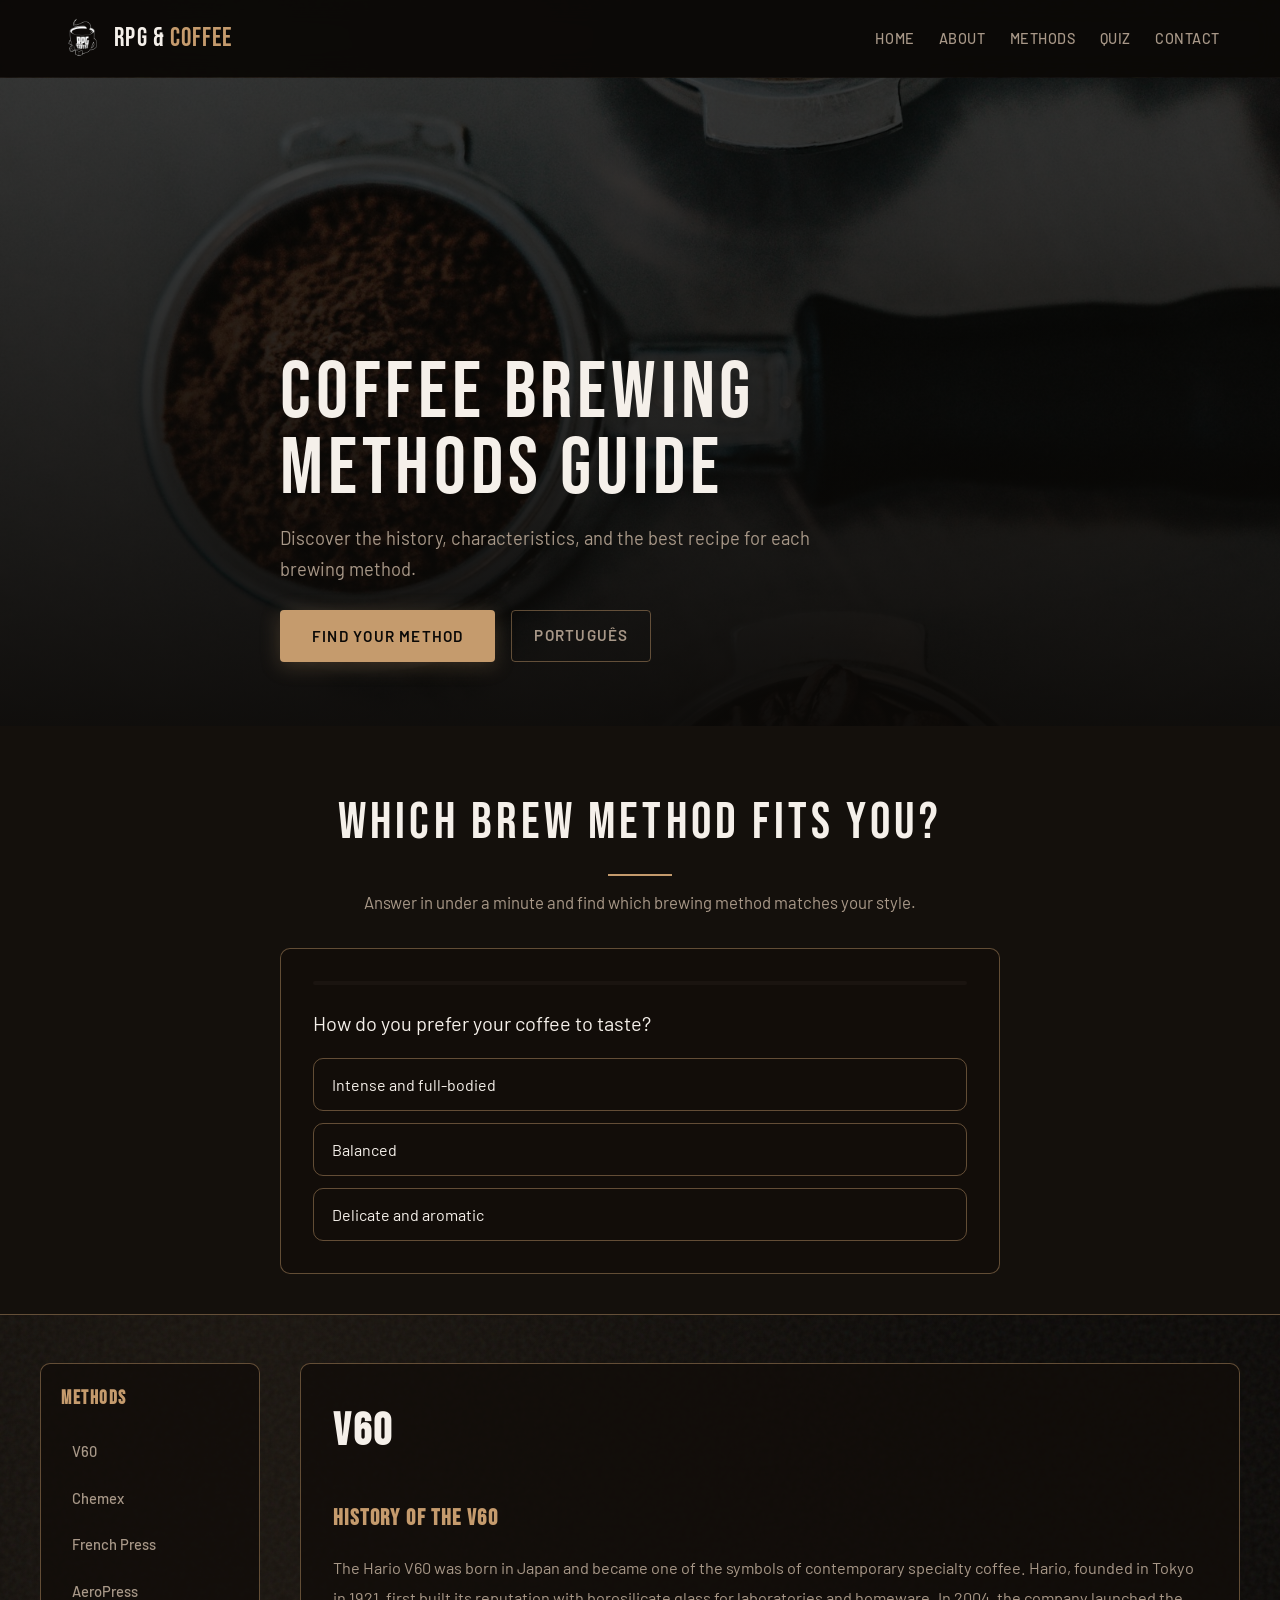
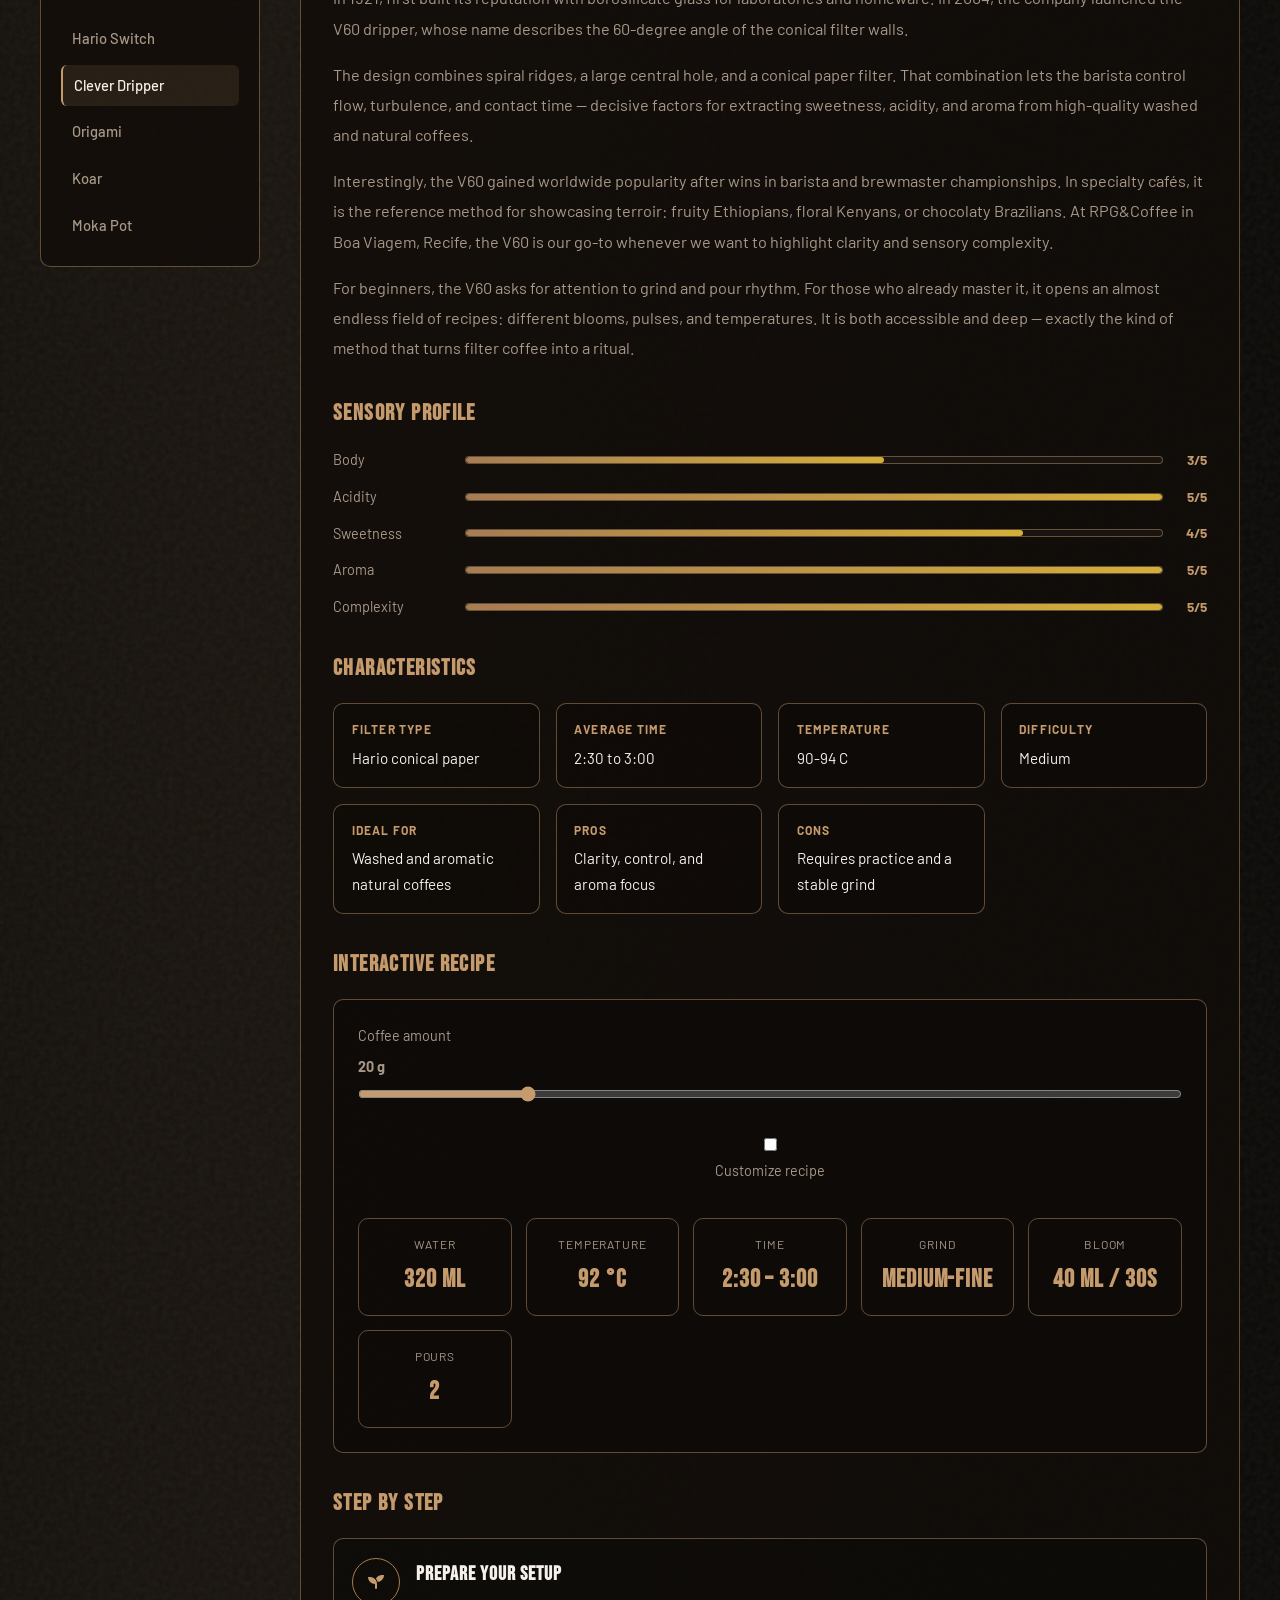
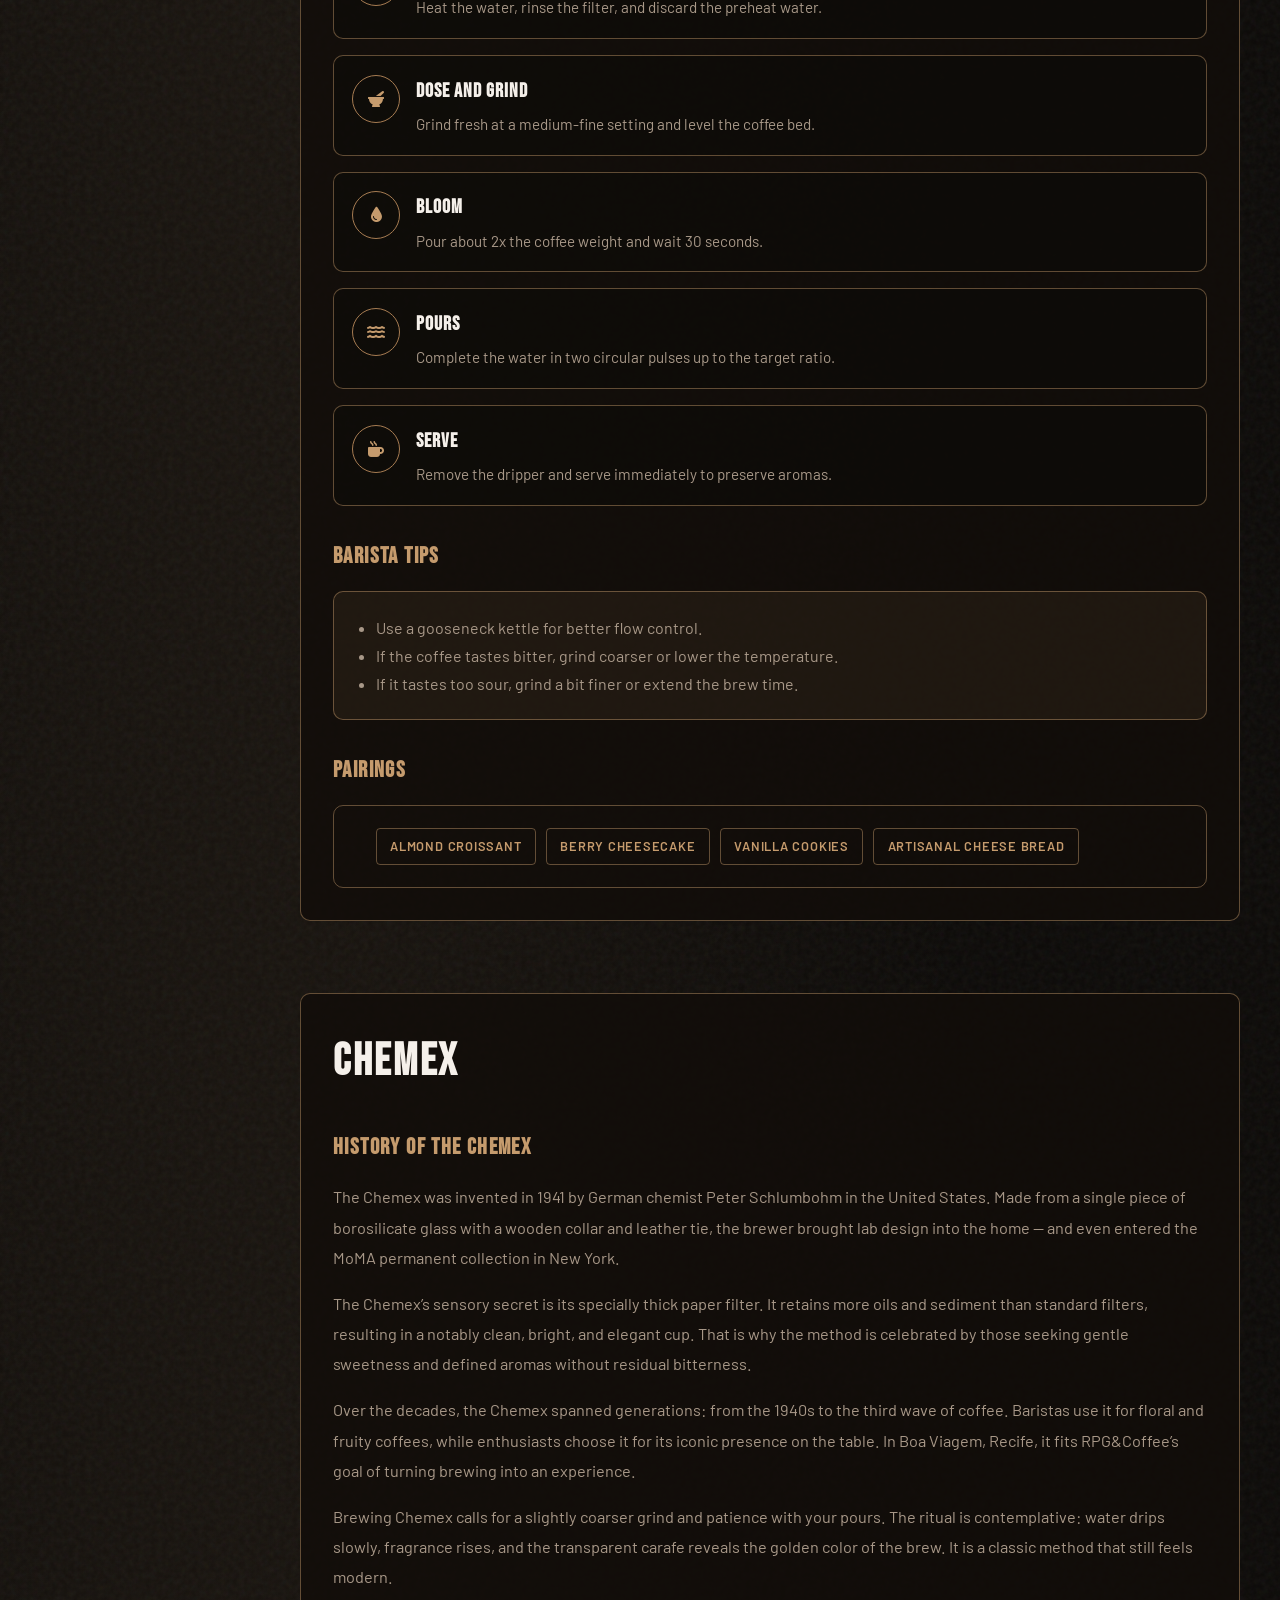
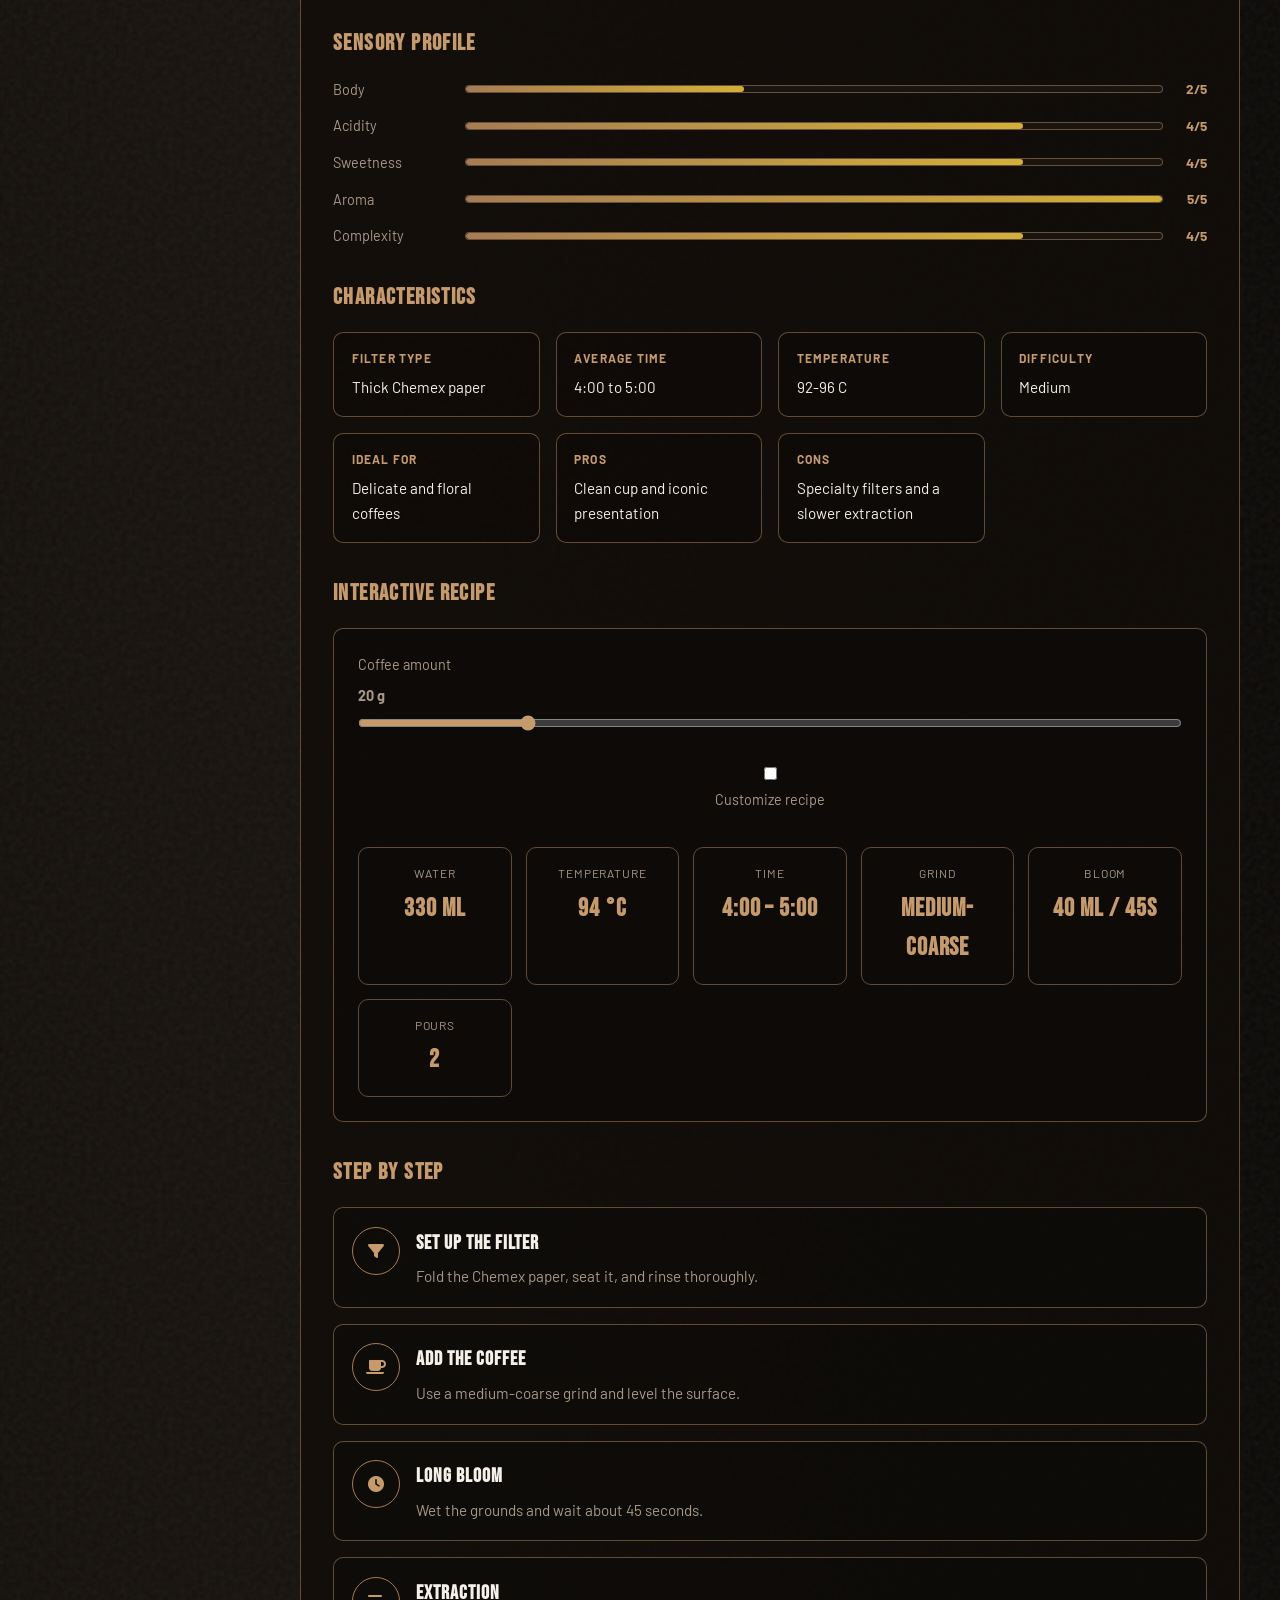
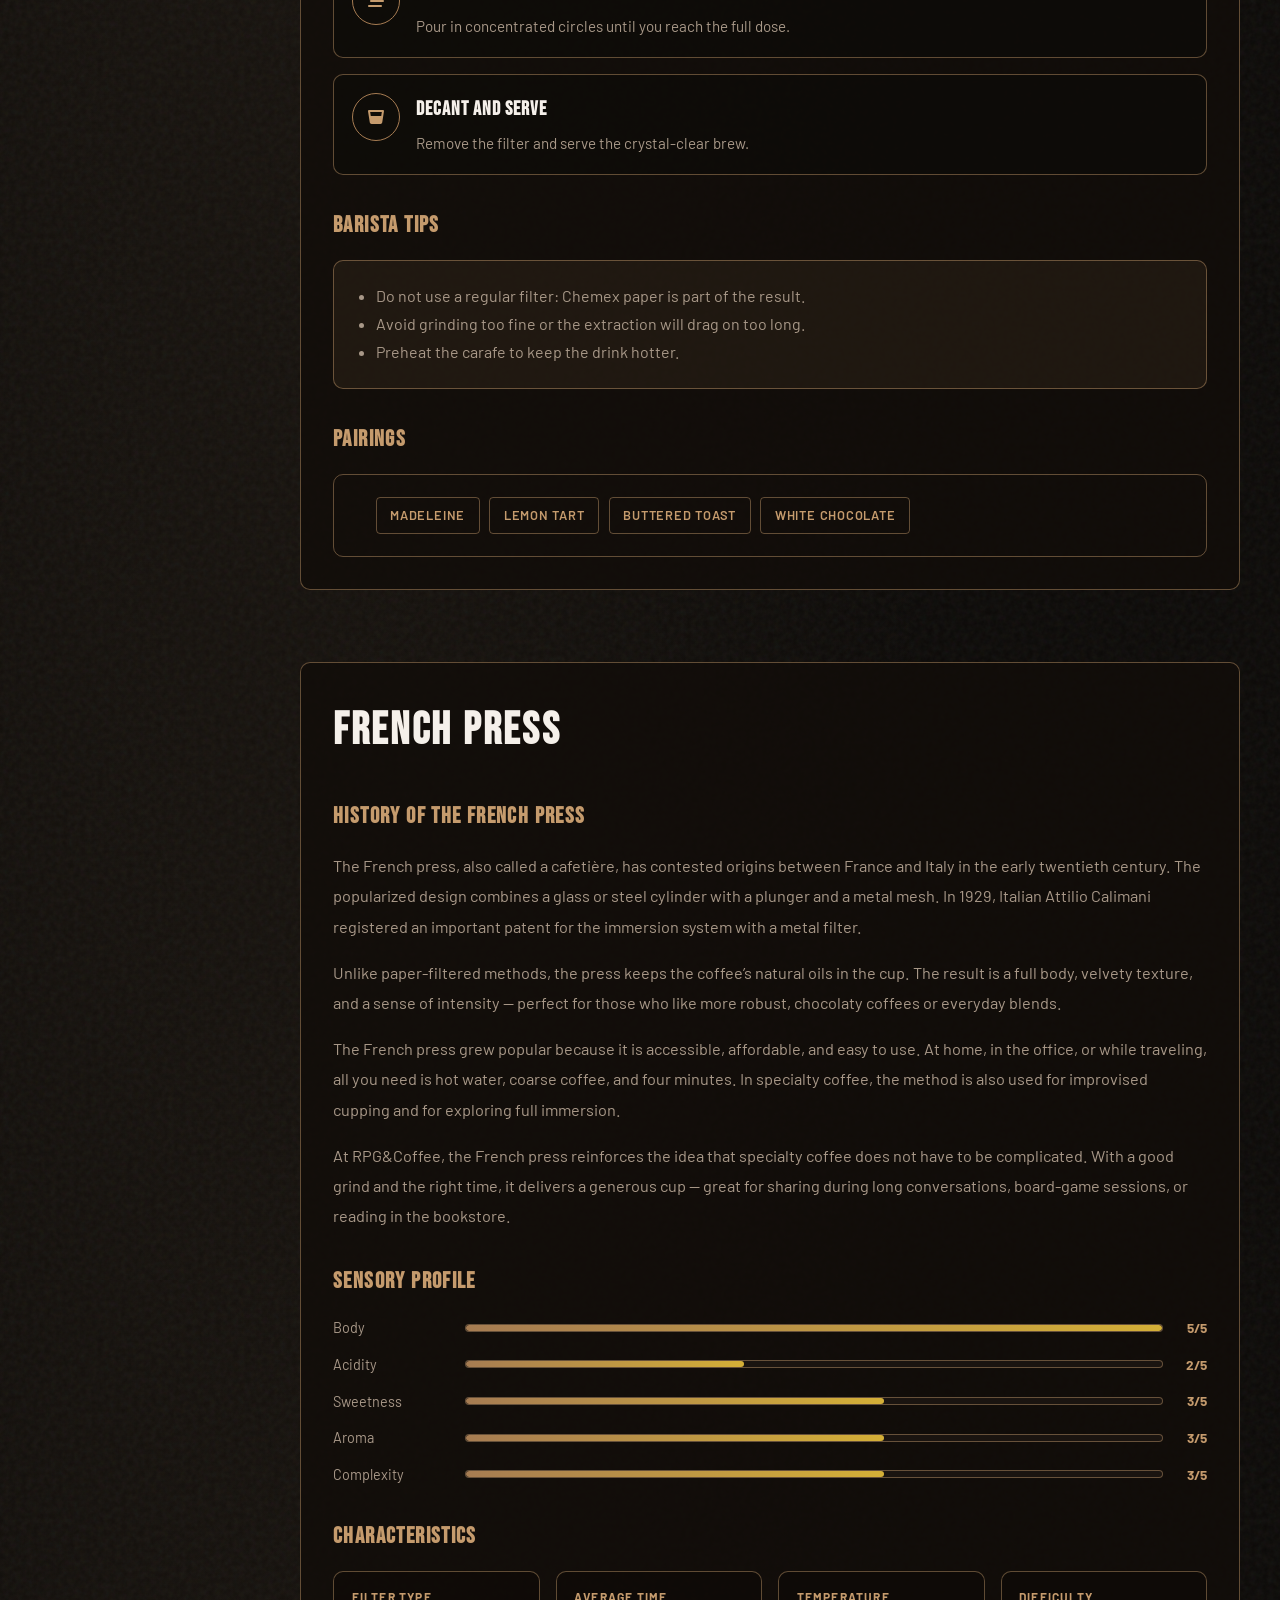
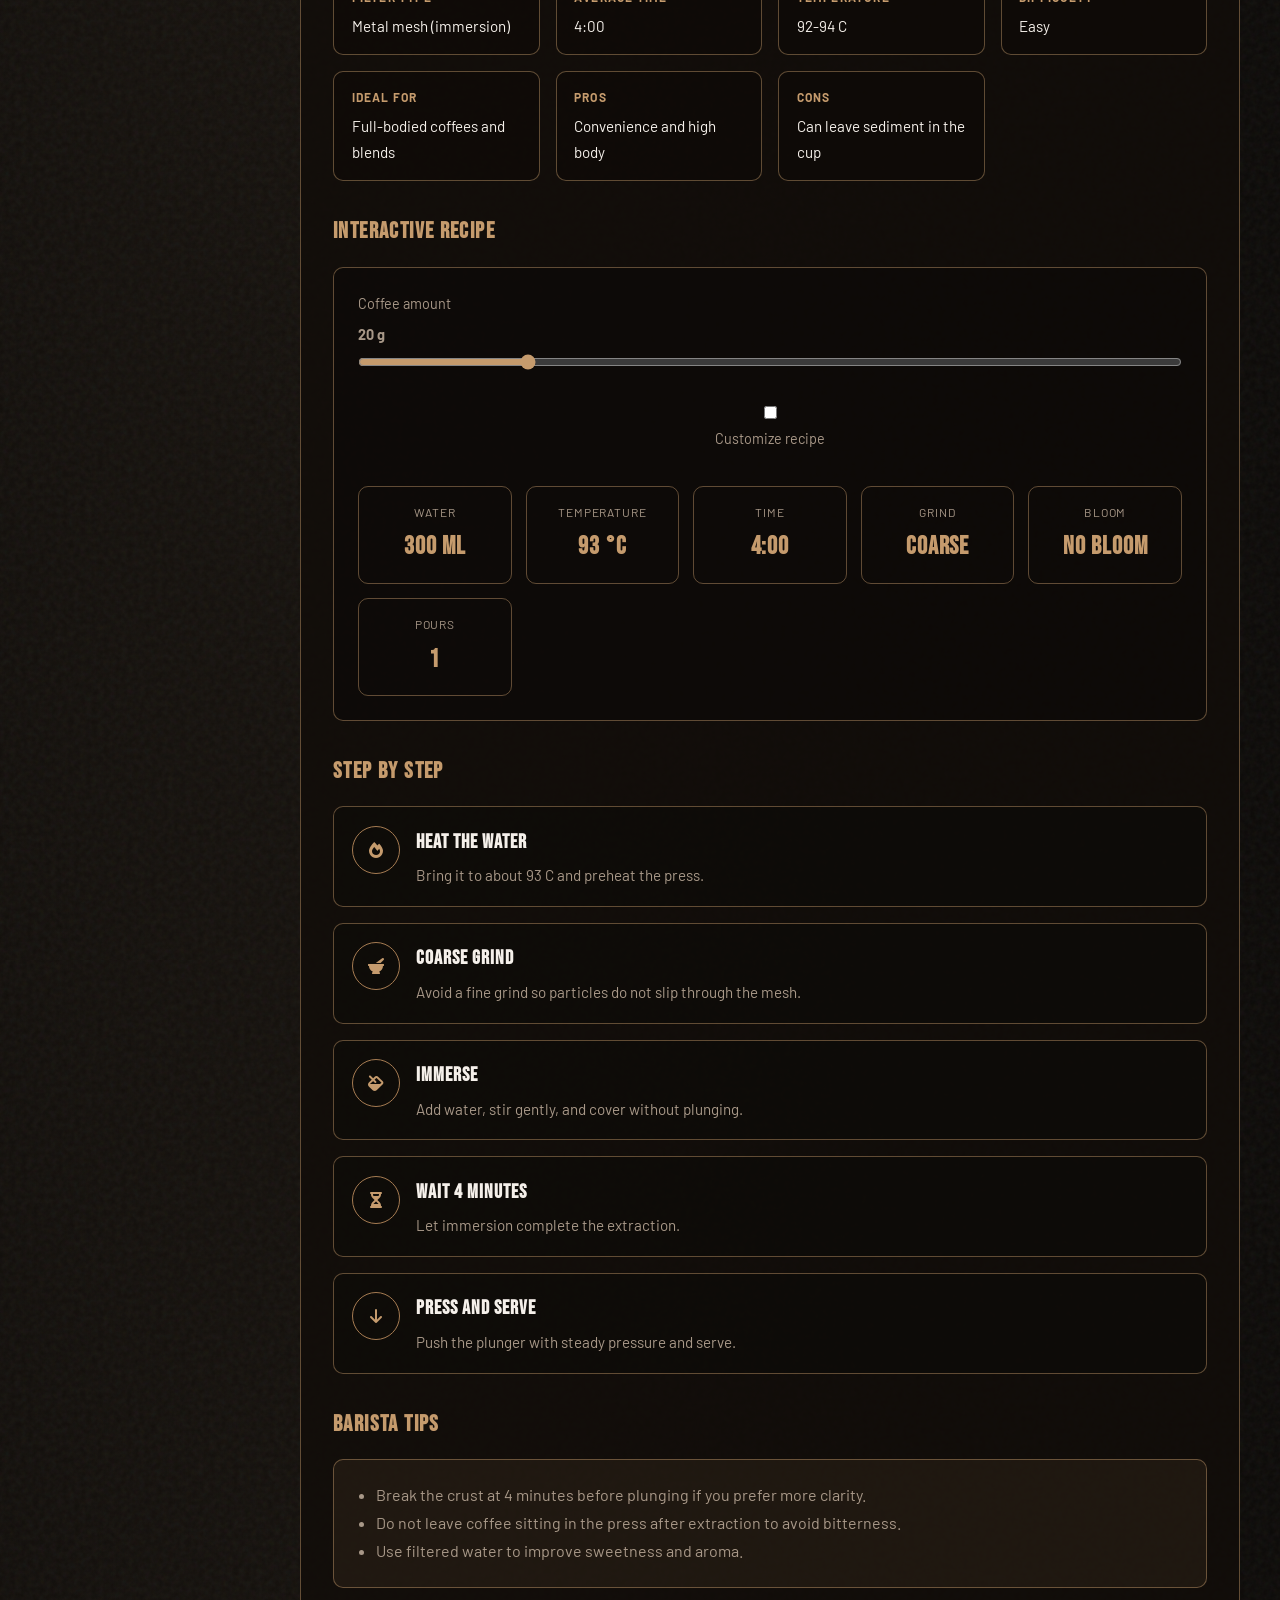
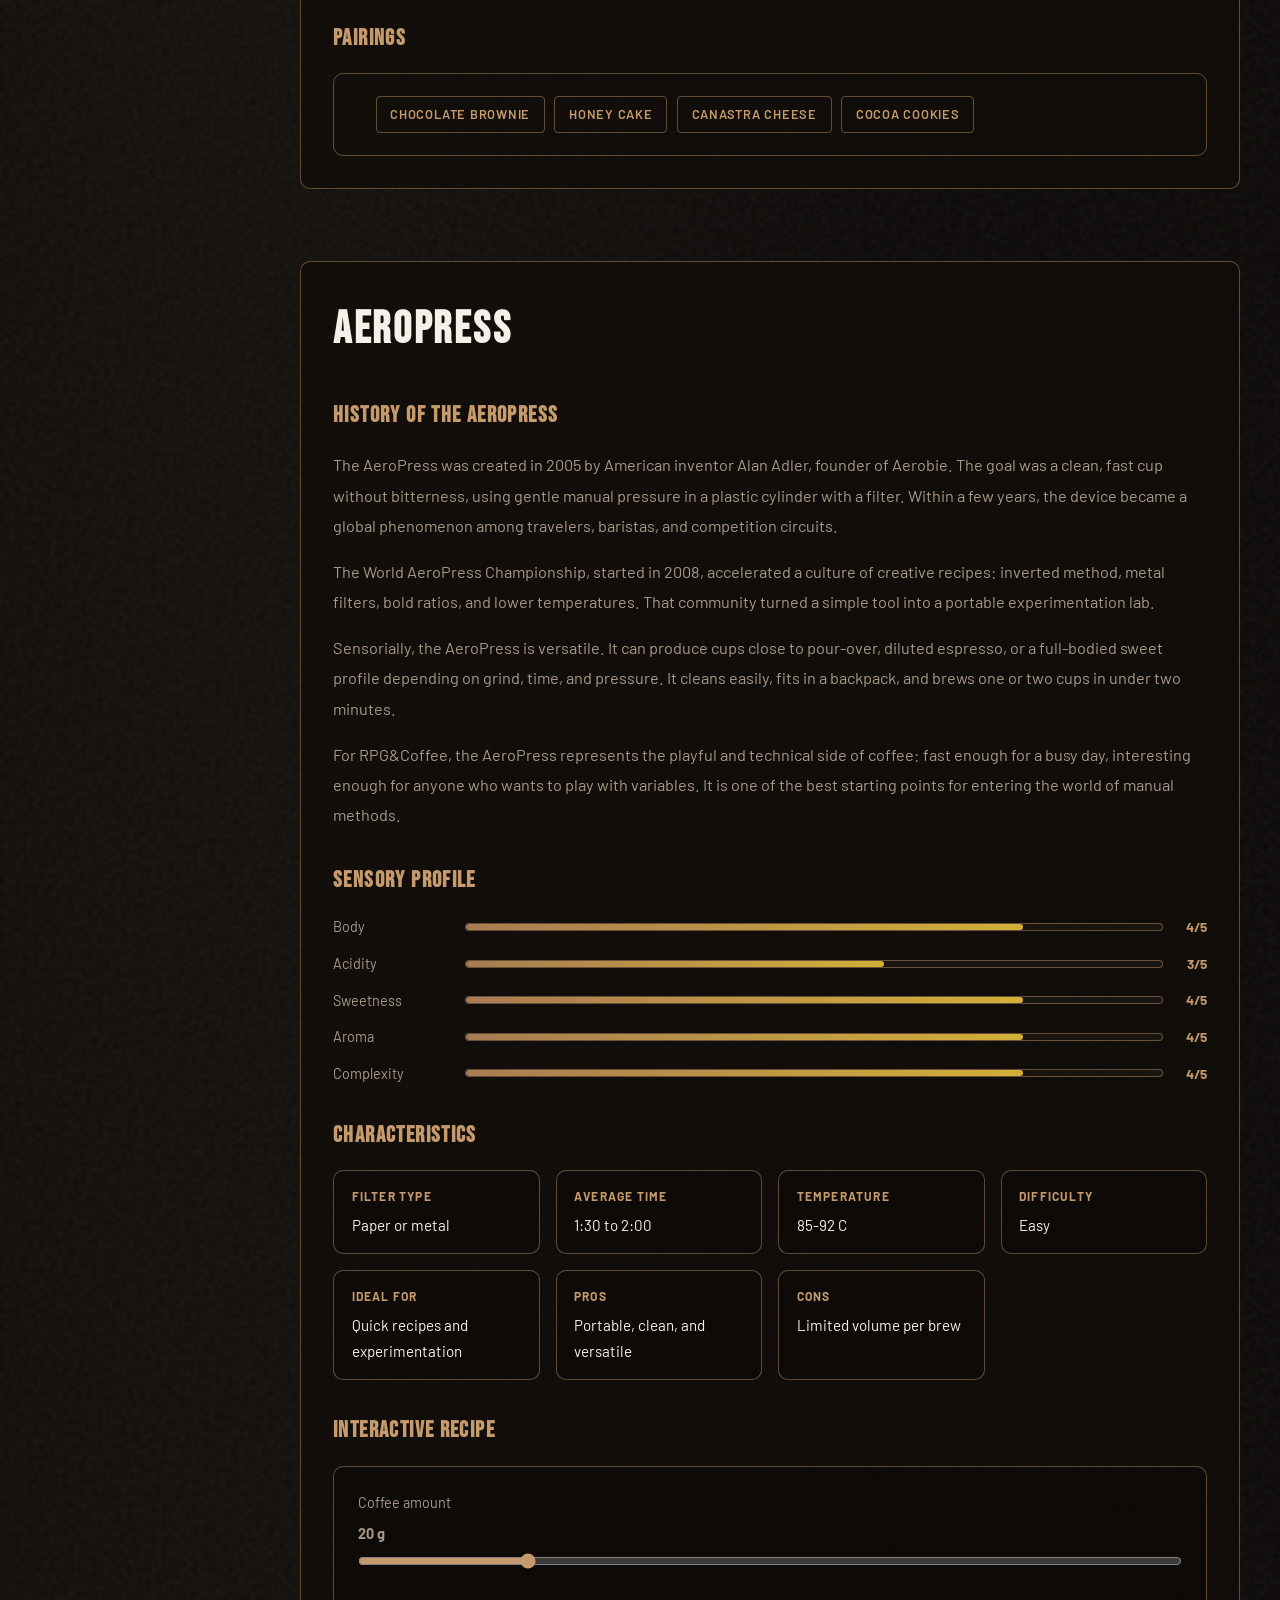
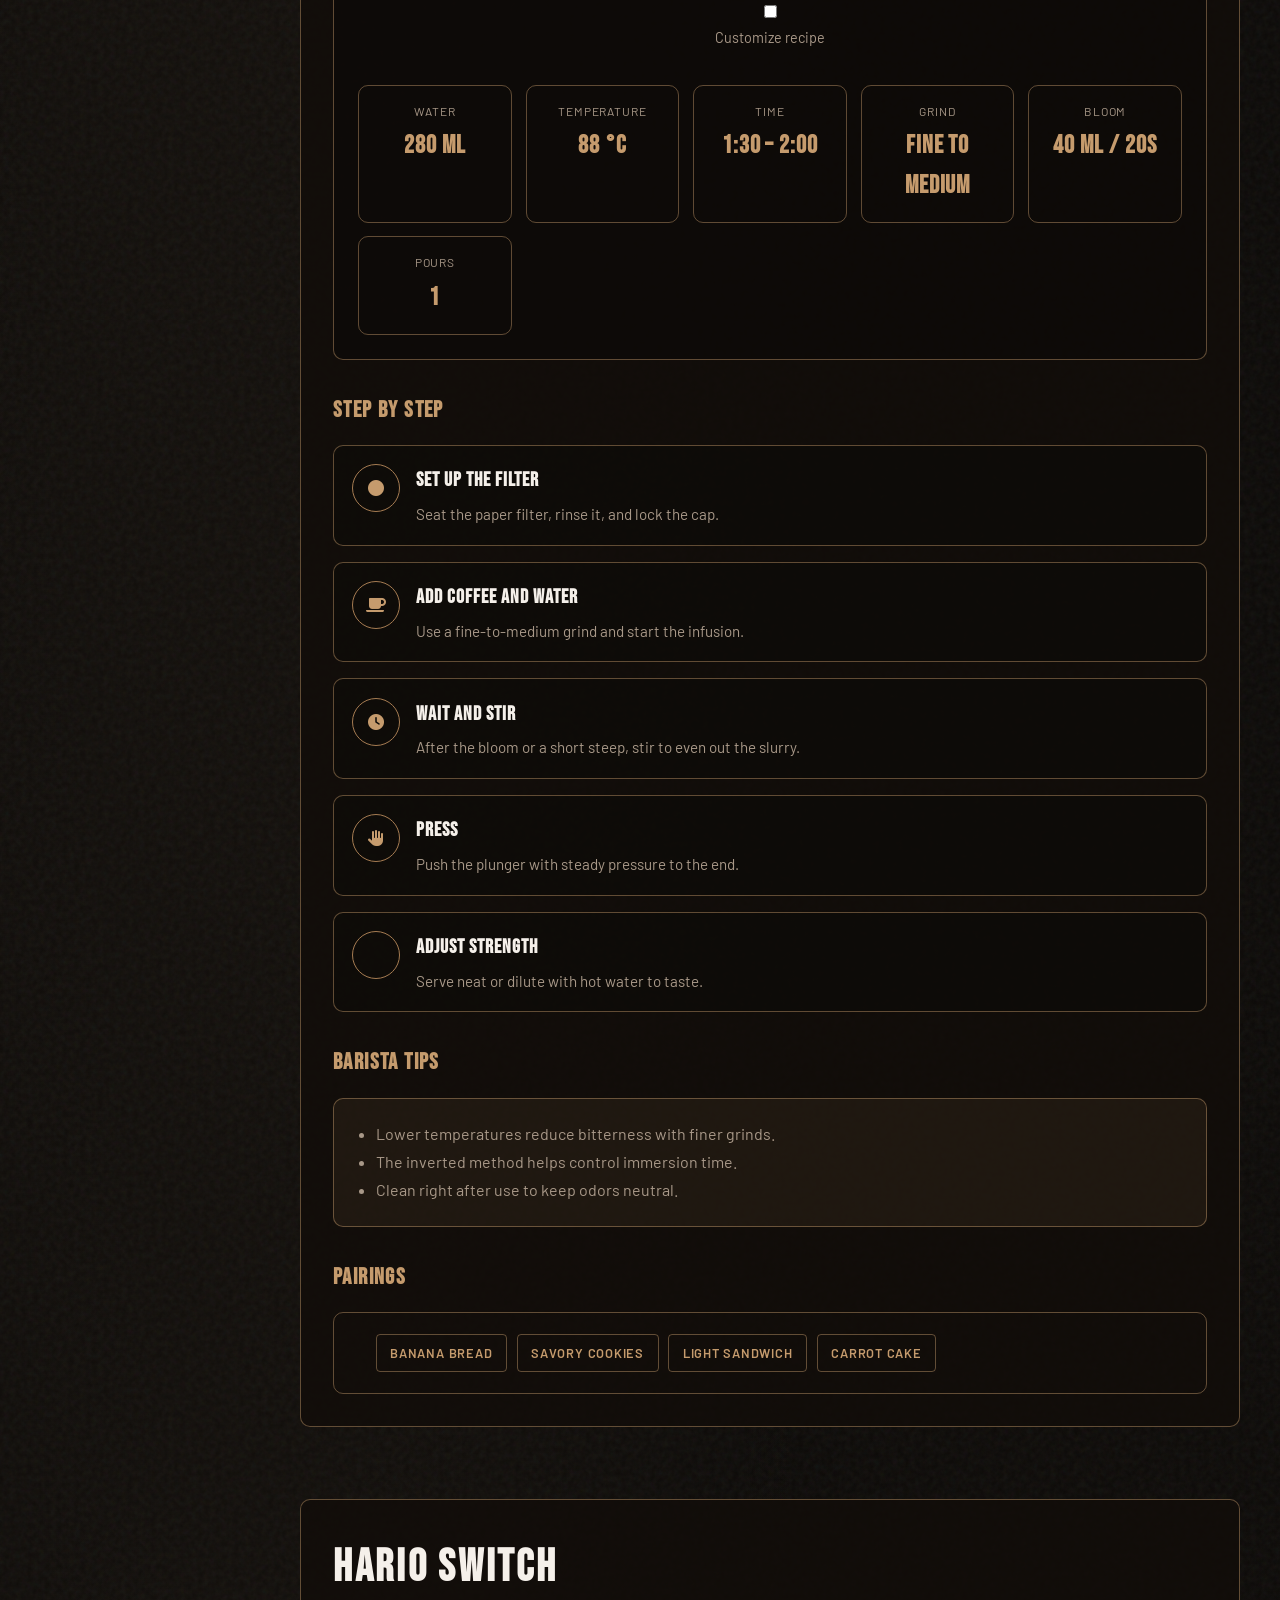
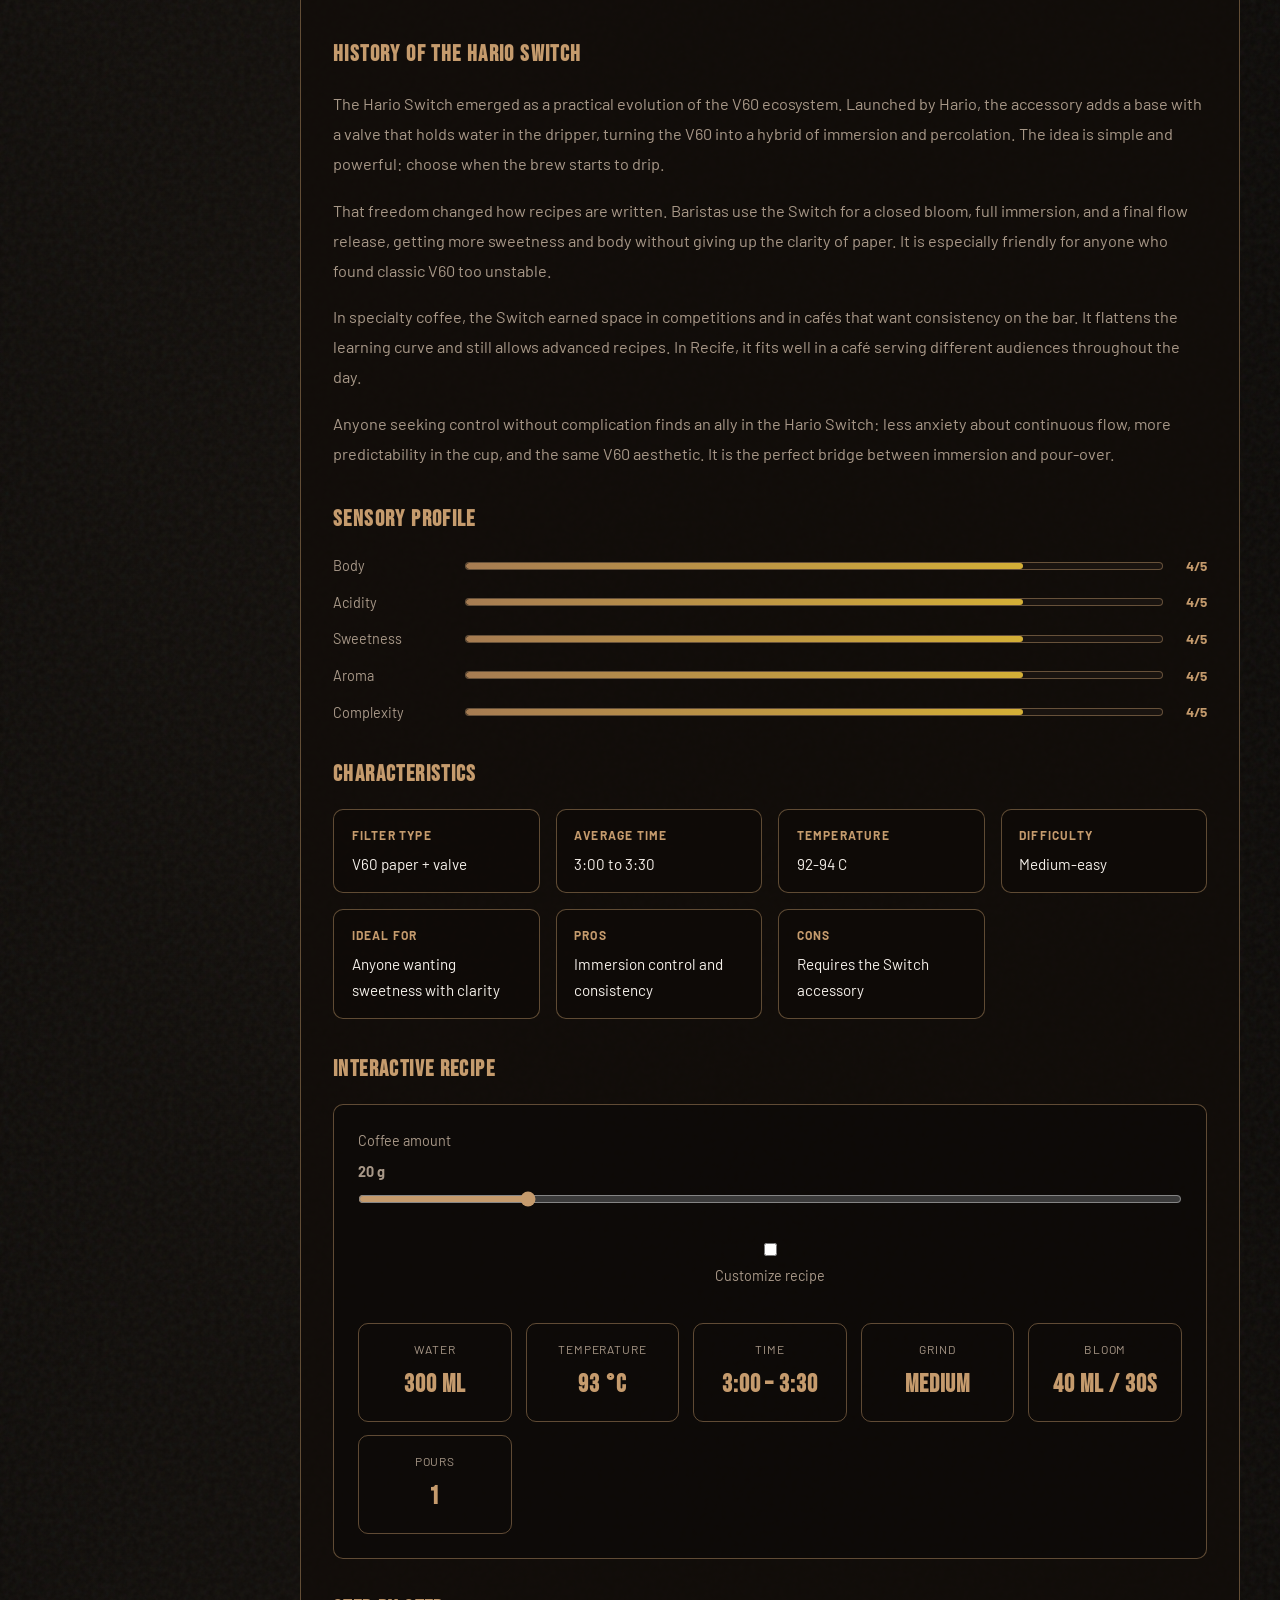
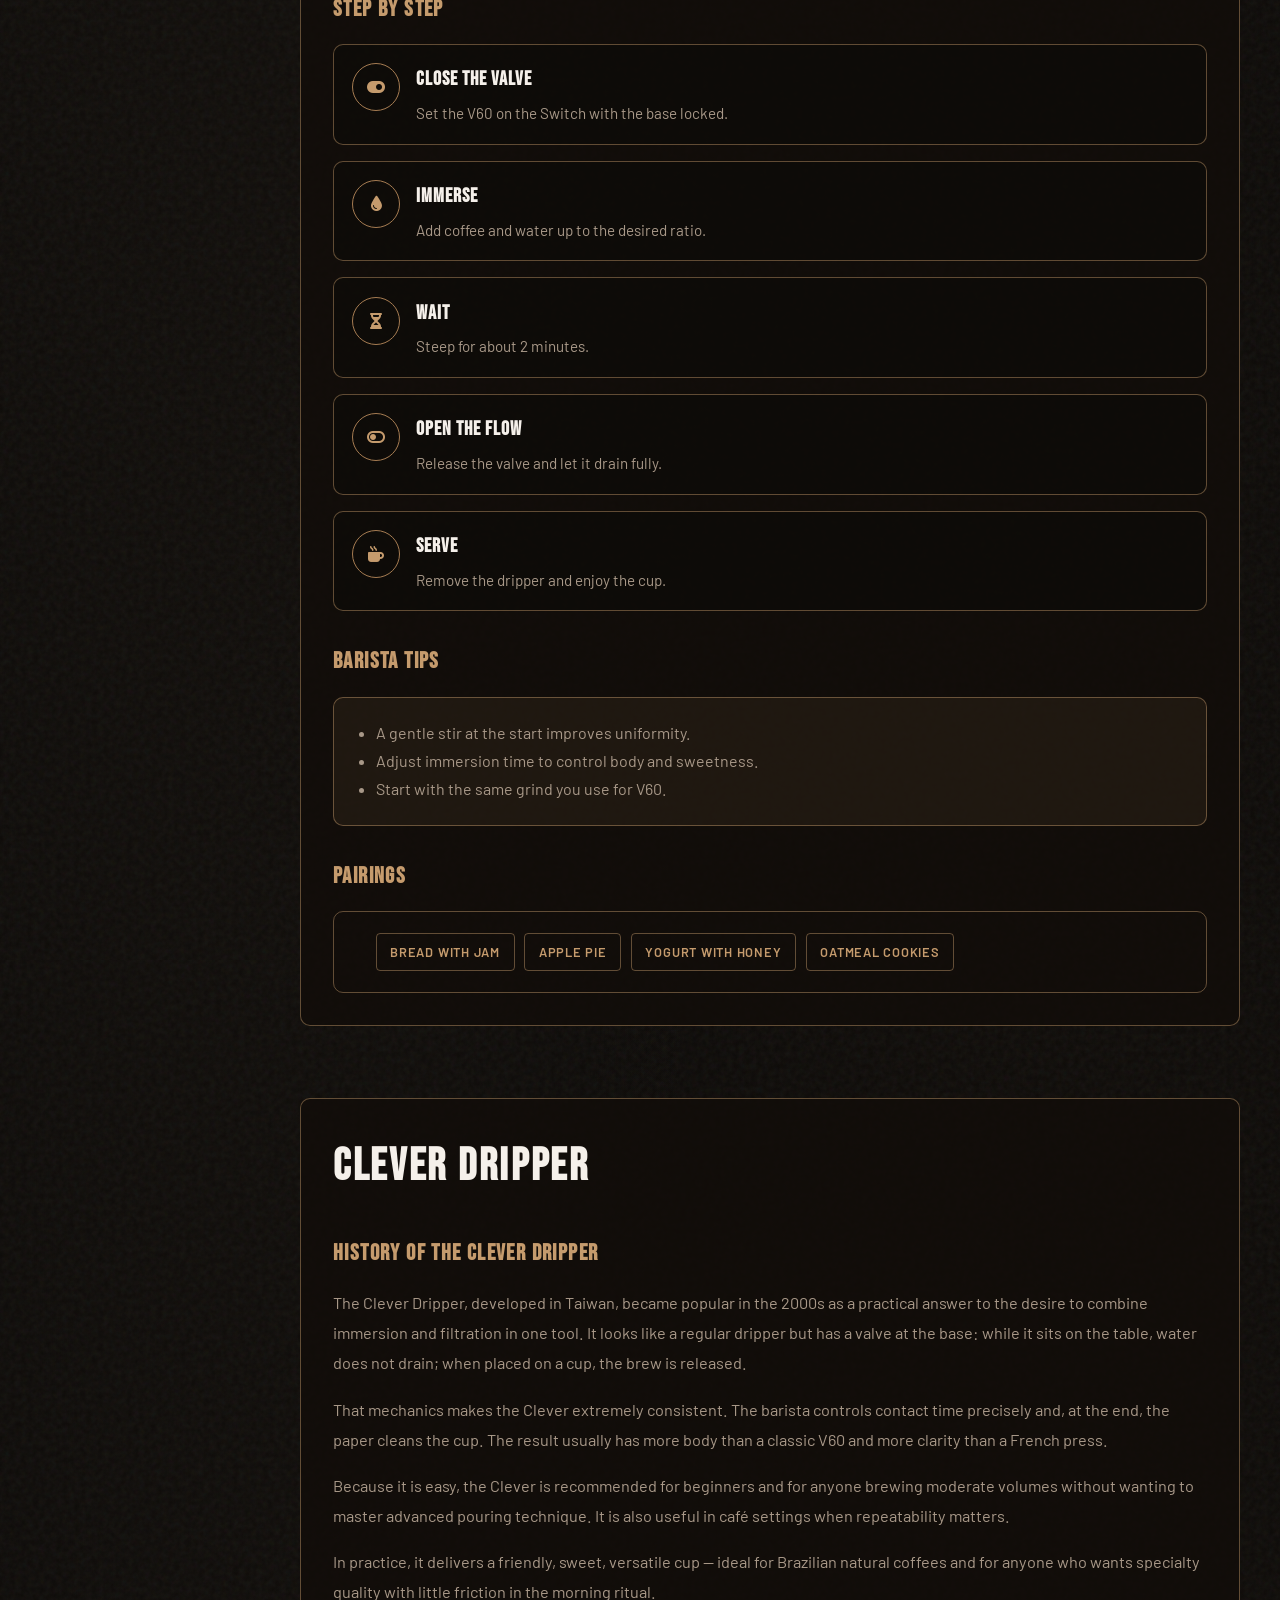
<file: guia-metodos-cafe-en.html>
<!DOCTYPE html>
<html lang="en">
<head>
<meta charset="UTF-8">
<meta name="viewport" content="width=device-width, initial-scale=1.0">
<title>Coffee Brewing Methods Guide | RPG&amp;Coffee Boa Viagem Recife</title>
<meta name="description" content="Complete coffee brewing methods guide: V60, Chemex, French Press, AeroPress, Hario Switch, Clever, Origami, Koar, and Moka Pot. Interactive recipes, history, and tips at RPG&amp;Coffee in Boa Viagem, Recife.">
<meta name="keywords" content="coffee brewing methods, V60, Chemex, AeroPress, French Press, Moka Pot, specialty coffee Recife, RPG Coffee, Boa Viagem">
<meta name="robots" content="index,follow">
<link rel="canonical" href="https://stefanomodena.github.io/site-rpg-coffee/guia-metodos-cafe-en.html">
<link rel="alternate" hreflang="pt-BR" href="guia-metodos-cafe.html">
<link rel="alternate" hreflang="en" href="guia-metodos-cafe-en.html">
<link rel="alternate" hreflang="x-default" href="guia-metodos-cafe.html">
<meta property="og:type" content="article">
<meta property="og:title" content="Coffee Brewing Methods Guide | RPG&amp;Coffee">
<meta property="og:description" content="History, sensory profiles, and interactive recipes for the main coffee brewing methods.">
<meta property="og:image" content="assets/metodos-cafe-grid.png">
<meta property="og:locale" content="en_US">
<meta name="twitter:card" content="summary_large_image">
<meta name="twitter:title" content="Coffee Brewing Methods Guide | RPG&amp;Coffee">
<meta name="twitter:description" content="Learn V60, Chemex, AeroPress, and more with calculators and a quiz.">
<meta name="twitter:image" content="assets/metodos-cafe-grid.png">
<link rel="icon" type="image/png" sizes="32x32" href="assets/favicon.png">
<link rel="apple-touch-icon" sizes="180x180" href="assets/apple-touch-icon.png">
<link rel="stylesheet" href="styles.css">
<link rel="stylesheet" href="guia-metodos.css">
<link href="https://fonts.googleapis.com/css2?family=Barlow:wght@400;500;600;700&amp;family=Bebas+Neue&amp;display=swap" rel="stylesheet">
<link rel="stylesheet" href="https://cdnjs.cloudflare.com/ajax/libs/font-awesome/6.0.0/css/all.min.css">
<script type="application/ld+json">
{
  "@context": "https://schema.org",
  "@type": "FAQPage",
  "mainEntity": [
    {"@type":"Question","name":"What is the best coffee brewing method for beginners?","acceptedAnswer":{"@type":"Answer","text":"AeroPress, Clever Dripper, and French Press are excellent starting points thanks to their ease and consistency."}},
    {"@type":"Question","name":"What is the difference between V60 and Chemex?","acceptedAnswer":{"@type":"Answer","text":"Both are pour-over methods, but Chemex uses thicker paper and produces a cleaner cup; V60 offers more flow control and aromatic clarity."}},
    {"@type":"Question","name":"Does RPG&Coffee brew these methods in Recife?","acceptedAnswer":{"@type":"Answer","text":"Yes. At our Boa Viagem location in Recife, our baristas prepare specialty coffees using different brewing methods."}}
  ]
}
</script>
<script type="application/ld+json">
{
  "@context": "https://schema.org",
  "@type": "HowTo",
  "name": "How to brew coffee with the V60 method",
  "description": "Base V60 recipe with a 1:16 ratio, bloom, and controlled pours.",
  "totalTime": "PT3M",
  "tool": ["Hario V60", "Paper filter", "Gooseneck kettle", "Scale"],
  "step": [
    {"@type":"HowToStep","name":"Prepare the filter","text":"Rinse the paper filter and preheat the dripper."},
    {"@type":"HowToStep","name":"Bloom","text":"Pour twice the coffee weight in water and wait 30 seconds."},
    {"@type":"HowToStep","name":"Extraction","text":"Complete the water in pulses up to a 1:16 ratio."}
  ]
}
</script>
</head>
<body class="guide-page">
<header class="header">
  <nav class="navbar" aria-label="Main">
    <div class="nav-container">
      <a href="en/index.html" class="nav-logo" aria-label="RPG and Coffee - home">
        <img src="assets/logo.png" alt="" class="nav-logo-img" aria-hidden="true">
        <span class="nav-logo-text">RPG &amp; <span class="brand-gold">Coffee</span></span>
      </a>
      <ul class="nav-menu">
        <li><a href="en/index.html">Home</a></li>
        <li><a href="en/index.html#about">About</a></li>
        <li><a href="en/index.html#coffee-methods">Methods</a></li>
        <li><a href="#quiz">Quiz</a></li>
        <li><a href="en/index.html#contact">Contact</a></li>
      </ul>
      <div class="hamburger" aria-label="Open menu" role="button" tabindex="0"><span></span><span></span><span></span></div>
    </div>
  </nav>
</header>

<section class="guide-hero">
  <div class="guide-hero-media" aria-hidden="true">
    <img src="assets/guia-hero-barista.jpg" alt="Barista preparing specialty coffee" loading="eager">
  </div>
  <div class="container guide-hero-content">
    <h1>Coffee Brewing Methods Guide</h1>
    <p>Discover the history, characteristics, and the best recipe for each brewing method.</p>
    <div class="hero-buttons" style="justify-content:flex-start;margin-top:1.5rem;padding-left:0">
      <a class="btn btn-primary" href="#quiz">Find your method</a>
      <a class="btn btn-lang" href="guia-metodos-cafe.html" hreflang="pt-BR" lang="pt-BR">Português</a>
    </div>
  </div>
</section>

<section class="guide-quiz guide-quiz-top" id="quiz" aria-labelledby="quiz-title">
  <div class="container">
    <h2 class="section-title" id="quiz-title">Which brew method fits you?</h2>
    <p class="quiz-intro">Answer in under a minute and find which brewing method matches your style.</p>
    <div class="quiz-card">
      <div class="quiz-play">
        <div class="quiz-progress" aria-hidden="true"><i></i></div>
        <p class="quiz-question"></p>
        <div class="quiz-options" role="group" aria-label="Quiz options"></div>
      </div>
      <div class="quiz-result">
        <h3 class="quiz-result-name"></h3>
        <p class="quiz-result-text"></p>
        <a class="btn btn-primary quiz-result-link" href="#">See method</a>
        <button type="button" class="btn btn-secondary quiz-restart" style="margin-left:0.75rem">Retake quiz</button>
      </div>
    </div>
  </div>
</section>

<nav class="guide-nav-mobile" aria-label="Coffee brewing methods">
  <div class="guide-nav-mobile-inner"><a class="js-method-link" href="#v60">V60</a><a class="js-method-link" href="#chemex">Chemex</a><a class="js-method-link" href="#prensa-francesa">French Press</a><a class="js-method-link" href="#aeropress">AeroPress</a><a class="js-method-link" href="#hario-switch">Hario Switch</a><a class="js-method-link" href="#clever-dripper">Clever Dripper</a><a class="js-method-link" href="#origami">Origami</a><a class="js-method-link" href="#koar">Koar</a><a class="js-method-link" href="#moka">Moka Pot</a></div>
</nav>

<main class="container guide-layout">
  <aside class="guide-nav" aria-label="Methods navigation">
    <h2>Methods</h2>
    <ul><li><a class="js-method-link" href="#v60">V60</a></li><li><a class="js-method-link" href="#chemex">Chemex</a></li><li><a class="js-method-link" href="#prensa-francesa">French Press</a></li><li><a class="js-method-link" href="#aeropress">AeroPress</a></li><li><a class="js-method-link" href="#hario-switch">Hario Switch</a></li><li><a class="js-method-link" href="#clever-dripper">Clever Dripper</a></li><li><a class="js-method-link" href="#origami">Origami</a></li><li><a class="js-method-link" href="#koar">Koar</a></li><li><a class="js-method-link" href="#moka">Moka Pot</a></li></ul>
  </aside>
  <div class="guide-content">

<section id="v60" class="method-section reveal" data-method="v60" aria-labelledby="v60-title">
  <h2 id="v60-title">V60</h2>
  <h3>History of the V60</h3>
  <div class="method-history"><p>The Hario V60 was born in Japan and became one of the symbols of contemporary specialty coffee. Hario, founded in Tokyo in 1921, first built its reputation with borosilicate glass for laboratories and homeware. In 2004, the company launched the V60 dripper, whose name describes the 60-degree angle of the conical filter walls.</p><p>The design combines spiral ridges, a large central hole, and a conical paper filter. That combination lets the barista control flow, turbulence, and contact time — decisive factors for extracting sweetness, acidity, and aroma from high-quality washed and natural coffees.</p><p>Interestingly, the V60 gained worldwide popularity after wins in barista and brewmaster championships. In specialty cafés, it is the reference method for showcasing terroir: fruity Ethiopians, floral Kenyans, or chocolaty Brazilians. At RPG&amp;Coffee in Boa Viagem, Recife, the V60 is our go-to whenever we want to highlight clarity and sensory complexity.</p><p>For beginners, the V60 asks for attention to grind and pour rhythm. For those who already master it, it opens an almost endless field of recipes: different blooms, pulses, and temperatures. It is both accessible and deep — exactly the kind of method that turns filter coffee into a ritual.</p></div>
  <h3>Sensory profile</h3>
  <div class="sensory-grid" aria-label="Sensory profile of the V60"><div class="sensory-row"><span>Body</span><div class="sensory-bar" aria-hidden="true"><i style="width:60%"></i></div><strong>3/5</strong></div>
<div class="sensory-row"><span>Acidity</span><div class="sensory-bar" aria-hidden="true"><i style="width:100%"></i></div><strong>5/5</strong></div>
<div class="sensory-row"><span>Sweetness</span><div class="sensory-bar" aria-hidden="true"><i style="width:80%"></i></div><strong>4/5</strong></div>
<div class="sensory-row"><span>Aroma</span><div class="sensory-bar" aria-hidden="true"><i style="width:100%"></i></div><strong>5/5</strong></div>
<div class="sensory-row"><span>Complexity</span><div class="sensory-bar" aria-hidden="true"><i style="width:100%"></i></div><strong>5/5</strong></div></div>
  <h3>Characteristics</h3>
  <div class="chars-grid"><div class="char-card"><strong>Filter type</strong><span>Hario conical paper</span></div><div class="char-card"><strong>Average time</strong><span>2:30 to 3:00</span></div><div class="char-card"><strong>Temperature</strong><span>90-94 C</span></div><div class="char-card"><strong>Difficulty</strong><span>Medium</span></div><div class="char-card"><strong>Ideal for</strong><span>Washed and aromatic natural coffees</span></div><div class="char-card"><strong>Pros</strong><span>Clarity, control, and aroma focus</span></div><div class="char-card"><strong>Cons</strong><span>Requires practice and a stable grind</span></div></div>
  <h3>Interactive recipe</h3>
  <div class="recipe-box">
    <div class="recipe-controls">
      <label>Coffee amount <strong class="js-coffee-value">20 g</strong>
        <input class="js-coffee" type="range" min="10" max="60" value="20" step="1" aria-label="Coffee amount in grams">
      </label>
      <label class="advanced-toggle"><input class="js-advanced" type="checkbox"> Customize recipe</label>
      <div class="advanced-panel" hidden>
        <label>Ratio (1:x)<input class="js-ratio" type="number" min="8" max="20" step="0.5" value="16"></label>
        <label>Temperature (°C)<input class="js-temp" type="number" min="80" max="100" step="1" value="92"></label>
        <label>Bloom (s)<input class="js-bloom" type="number" min="0" max="60" step="5" value="30"></label>
        <label>Bloom (x dose)<input class="js-bloom-ratio" type="number" min="0" max="4" step="0.5" value="2"></label>
        <label>Estimated time<input class="js-time" type="text" value="2:30 – 3:00"></label>
      </div>
    </div>
    <div class="recipe-results">
      <div class="recipe-stat"><span>Water</span><strong class="js-water">—</strong></div>
      <div class="recipe-stat"><span>Temperature</span><strong class="js-temp-out">—</strong></div>
      <div class="recipe-stat"><span>Time</span><strong class="js-time-out">—</strong></div>
      <div class="recipe-stat"><span>Grind</span><strong class="js-grind-out">—</strong></div>
      <div class="recipe-stat"><span>Bloom</span><strong class="js-bloom-out">—</strong></div>
      <div class="recipe-stat"><span>Pours</span><strong class="js-pours-out">—</strong></div>
    </div>
  </div>
  <h3>Step by step</h3>
  <div class="steps-list"><div class="step-card"><div class="step-icon" aria-hidden="true"><i class="fas fa-seedling"></i></div><div><h4>Prepare your setup</h4><p>Heat the water, rinse the filter, and discard the preheat water.</p></div></div><div class="step-card"><div class="step-icon" aria-hidden="true"><i class="fas fa-mortar-pestle"></i></div><div><h4>Dose and grind</h4><p>Grind fresh at a medium-fine setting and level the coffee bed.</p></div></div><div class="step-card"><div class="step-icon" aria-hidden="true"><i class="fas fa-tint"></i></div><div><h4>Bloom</h4><p>Pour about 2x the coffee weight and wait 30 seconds.</p></div></div><div class="step-card"><div class="step-icon" aria-hidden="true"><i class="fas fa-water"></i></div><div><h4>Pours</h4><p>Complete the water in two circular pulses up to the target ratio.</p></div></div><div class="step-card"><div class="step-icon" aria-hidden="true"><i class="fas fa-mug-hot"></i></div><div><h4>Serve</h4><p>Remove the dripper and serve immediately to preserve aromas.</p></div></div></div>
  <h3>Barista tips</h3>
  <div class="tips-box"><ul><li>Use a gooseneck kettle for better flow control.</li><li>If the coffee tastes bitter, grind coarser or lower the temperature.</li><li>If it tastes too sour, grind a bit finer or extend the brew time.</li></ul></div>
  <h3>Pairings</h3>
  <div class="pairings-box"><ul class="pairings-chips"><li>Almond croissant</li><li>Berry cheesecake</li><li>Vanilla cookies</li><li>Artisanal cheese bread</li></ul></div>
</section>

<section id="chemex" class="method-section reveal" data-method="chemex" aria-labelledby="chemex-title">
  <h2 id="chemex-title">Chemex</h2>
  <h3>History of the Chemex</h3>
  <div class="method-history"><p>The Chemex was invented in 1941 by German chemist Peter Schlumbohm in the United States. Made from a single piece of borosilicate glass with a wooden collar and leather tie, the brewer brought lab design into the home — and even entered the MoMA permanent collection in New York.</p><p>The Chemex’s sensory secret is its specially thick paper filter. It retains more oils and sediment than standard filters, resulting in a notably clean, bright, and elegant cup. That is why the method is celebrated by those seeking gentle sweetness and defined aromas without residual bitterness.</p><p>Over the decades, the Chemex spanned generations: from the 1940s to the third wave of coffee. Baristas use it for floral and fruity coffees, while enthusiasts choose it for its iconic presence on the table. In Boa Viagem, Recife, it fits RPG&amp;Coffee’s goal of turning brewing into an experience.</p><p>Brewing Chemex calls for a slightly coarser grind and patience with your pours. The ritual is contemplative: water drips slowly, fragrance rises, and the transparent carafe reveals the golden color of the brew. It is a classic method that still feels modern.</p></div>
  <h3>Sensory profile</h3>
  <div class="sensory-grid" aria-label="Sensory profile of the Chemex"><div class="sensory-row"><span>Body</span><div class="sensory-bar" aria-hidden="true"><i style="width:40%"></i></div><strong>2/5</strong></div>
<div class="sensory-row"><span>Acidity</span><div class="sensory-bar" aria-hidden="true"><i style="width:80%"></i></div><strong>4/5</strong></div>
<div class="sensory-row"><span>Sweetness</span><div class="sensory-bar" aria-hidden="true"><i style="width:80%"></i></div><strong>4/5</strong></div>
<div class="sensory-row"><span>Aroma</span><div class="sensory-bar" aria-hidden="true"><i style="width:100%"></i></div><strong>5/5</strong></div>
<div class="sensory-row"><span>Complexity</span><div class="sensory-bar" aria-hidden="true"><i style="width:80%"></i></div><strong>4/5</strong></div></div>
  <h3>Characteristics</h3>
  <div class="chars-grid"><div class="char-card"><strong>Filter type</strong><span>Thick Chemex paper</span></div><div class="char-card"><strong>Average time</strong><span>4:00 to 5:00</span></div><div class="char-card"><strong>Temperature</strong><span>92-96 C</span></div><div class="char-card"><strong>Difficulty</strong><span>Medium</span></div><div class="char-card"><strong>Ideal for</strong><span>Delicate and floral coffees</span></div><div class="char-card"><strong>Pros</strong><span>Clean cup and iconic presentation</span></div><div class="char-card"><strong>Cons</strong><span>Specialty filters and a slower extraction</span></div></div>
  <h3>Interactive recipe</h3>
  <div class="recipe-box">
    <div class="recipe-controls">
      <label>Coffee amount <strong class="js-coffee-value">20 g</strong>
        <input class="js-coffee" type="range" min="10" max="60" value="20" step="1" aria-label="Coffee amount in grams">
      </label>
      <label class="advanced-toggle"><input class="js-advanced" type="checkbox"> Customize recipe</label>
      <div class="advanced-panel" hidden>
        <label>Ratio (1:x)<input class="js-ratio" type="number" min="8" max="20" step="0.5" value="16.5"></label>
        <label>Temperature (°C)<input class="js-temp" type="number" min="80" max="100" step="1" value="94"></label>
        <label>Bloom (s)<input class="js-bloom" type="number" min="0" max="60" step="5" value="45"></label>
        <label>Bloom (x dose)<input class="js-bloom-ratio" type="number" min="0" max="4" step="0.5" value="2"></label>
        <label>Estimated time<input class="js-time" type="text" value="4:00 – 5:00"></label>
      </div>
    </div>
    <div class="recipe-results">
      <div class="recipe-stat"><span>Water</span><strong class="js-water">—</strong></div>
      <div class="recipe-stat"><span>Temperature</span><strong class="js-temp-out">—</strong></div>
      <div class="recipe-stat"><span>Time</span><strong class="js-time-out">—</strong></div>
      <div class="recipe-stat"><span>Grind</span><strong class="js-grind-out">—</strong></div>
      <div class="recipe-stat"><span>Bloom</span><strong class="js-bloom-out">—</strong></div>
      <div class="recipe-stat"><span>Pours</span><strong class="js-pours-out">—</strong></div>
    </div>
  </div>
  <h3>Step by step</h3>
  <div class="steps-list"><div class="step-card"><div class="step-icon" aria-hidden="true"><i class="fas fa-filter"></i></div><div><h4>Set up the filter</h4><p>Fold the Chemex paper, seat it, and rinse thoroughly.</p></div></div><div class="step-card"><div class="step-icon" aria-hidden="true"><i class="fas fa-coffee"></i></div><div><h4>Add the coffee</h4><p>Use a medium-coarse grind and level the surface.</p></div></div><div class="step-card"><div class="step-icon" aria-hidden="true"><i class="fas fa-clock"></i></div><div><h4>Long bloom</h4><p>Wet the grounds and wait about 45 seconds.</p></div></div><div class="step-card"><div class="step-icon" aria-hidden="true"><i class="fas fa-stream"></i></div><div><h4>Extraction</h4><p>Pour in concentrated circles until you reach the full dose.</p></div></div><div class="step-card"><div class="step-icon" aria-hidden="true"><i class="fas fa-glass-whiskey"></i></div><div><h4>Decant and serve</h4><p>Remove the filter and serve the crystal-clear brew.</p></div></div></div>
  <h3>Barista tips</h3>
  <div class="tips-box"><ul><li>Do not use a regular filter: Chemex paper is part of the result.</li><li>Avoid grinding too fine or the extraction will drag on too long.</li><li>Preheat the carafe to keep the drink hotter.</li></ul></div>
  <h3>Pairings</h3>
  <div class="pairings-box"><ul class="pairings-chips"><li>Madeleine</li><li>Lemon tart</li><li>Buttered toast</li><li>White chocolate</li></ul></div>
</section>

<section id="prensa-francesa" class="method-section reveal" data-method="prensa-francesa" aria-labelledby="prensa-francesa-title">
  <h2 id="prensa-francesa-title">French Press</h2>
  <h3>History of the French Press</h3>
  <div class="method-history"><p>The French press, also called a cafetière, has contested origins between France and Italy in the early twentieth century. The popularized design combines a glass or steel cylinder with a plunger and a metal mesh. In 1929, Italian Attilio Calimani registered an important patent for the immersion system with a metal filter.</p><p>Unlike paper-filtered methods, the press keeps the coffee’s natural oils in the cup. The result is a full body, velvety texture, and a sense of intensity — perfect for those who like more robust, chocolaty coffees or everyday blends.</p><p>The French press grew popular because it is accessible, affordable, and easy to use. At home, in the office, or while traveling, all you need is hot water, coarse coffee, and four minutes. In specialty coffee, the method is also used for improvised cupping and for exploring full immersion.</p><p>At RPG&amp;Coffee, the French press reinforces the idea that specialty coffee does not have to be complicated. With a good grind and the right time, it delivers a generous cup — great for sharing during long conversations, board-game sessions, or reading in the bookstore.</p></div>
  <h3>Sensory profile</h3>
  <div class="sensory-grid" aria-label="Sensory profile of the French Press"><div class="sensory-row"><span>Body</span><div class="sensory-bar" aria-hidden="true"><i style="width:100%"></i></div><strong>5/5</strong></div>
<div class="sensory-row"><span>Acidity</span><div class="sensory-bar" aria-hidden="true"><i style="width:40%"></i></div><strong>2/5</strong></div>
<div class="sensory-row"><span>Sweetness</span><div class="sensory-bar" aria-hidden="true"><i style="width:60%"></i></div><strong>3/5</strong></div>
<div class="sensory-row"><span>Aroma</span><div class="sensory-bar" aria-hidden="true"><i style="width:60%"></i></div><strong>3/5</strong></div>
<div class="sensory-row"><span>Complexity</span><div class="sensory-bar" aria-hidden="true"><i style="width:60%"></i></div><strong>3/5</strong></div></div>
  <h3>Characteristics</h3>
  <div class="chars-grid"><div class="char-card"><strong>Filter type</strong><span>Metal mesh (immersion)</span></div><div class="char-card"><strong>Average time</strong><span>4:00</span></div><div class="char-card"><strong>Temperature</strong><span>92-94 C</span></div><div class="char-card"><strong>Difficulty</strong><span>Easy</span></div><div class="char-card"><strong>Ideal for</strong><span>Full-bodied coffees and blends</span></div><div class="char-card"><strong>Pros</strong><span>Convenience and high body</span></div><div class="char-card"><strong>Cons</strong><span>Can leave sediment in the cup</span></div></div>
  <h3>Interactive recipe</h3>
  <div class="recipe-box">
    <div class="recipe-controls">
      <label>Coffee amount <strong class="js-coffee-value">20 g</strong>
        <input class="js-coffee" type="range" min="10" max="60" value="20" step="1" aria-label="Coffee amount in grams">
      </label>
      <label class="advanced-toggle"><input class="js-advanced" type="checkbox"> Customize recipe</label>
      <div class="advanced-panel" hidden>
        <label>Ratio (1:x)<input class="js-ratio" type="number" min="8" max="20" step="0.5" value="15"></label>
        <label>Temperature (°C)<input class="js-temp" type="number" min="80" max="100" step="1" value="93"></label>
        <label>Bloom (s)<input class="js-bloom" type="number" min="0" max="60" step="5" value="0"></label>
        <label>Bloom (x dose)<input class="js-bloom-ratio" type="number" min="0" max="4" step="0.5" value="0"></label>
        <label>Estimated time<input class="js-time" type="text" value="4:00"></label>
      </div>
    </div>
    <div class="recipe-results">
      <div class="recipe-stat"><span>Water</span><strong class="js-water">—</strong></div>
      <div class="recipe-stat"><span>Temperature</span><strong class="js-temp-out">—</strong></div>
      <div class="recipe-stat"><span>Time</span><strong class="js-time-out">—</strong></div>
      <div class="recipe-stat"><span>Grind</span><strong class="js-grind-out">—</strong></div>
      <div class="recipe-stat"><span>Bloom</span><strong class="js-bloom-out">—</strong></div>
      <div class="recipe-stat"><span>Pours</span><strong class="js-pours-out">—</strong></div>
    </div>
  </div>
  <h3>Step by step</h3>
  <div class="steps-list"><div class="step-card"><div class="step-icon" aria-hidden="true"><i class="fas fa-fire"></i></div><div><h4>Heat the water</h4><p>Bring it to about 93 C and preheat the press.</p></div></div><div class="step-card"><div class="step-icon" aria-hidden="true"><i class="fas fa-mortar-pestle"></i></div><div><h4>Coarse grind</h4><p>Avoid a fine grind so particles do not slip through the mesh.</p></div></div><div class="step-card"><div class="step-icon" aria-hidden="true"><i class="fas fa-fill"></i></div><div><h4>Immerse</h4><p>Add water, stir gently, and cover without plunging.</p></div></div><div class="step-card"><div class="step-icon" aria-hidden="true"><i class="fas fa-hourglass"></i></div><div><h4>Wait 4 minutes</h4><p>Let immersion complete the extraction.</p></div></div><div class="step-card"><div class="step-icon" aria-hidden="true"><i class="fas fa-arrow-down"></i></div><div><h4>Press and serve</h4><p>Push the plunger with steady pressure and serve.</p></div></div></div>
  <h3>Barista tips</h3>
  <div class="tips-box"><ul><li>Break the crust at 4 minutes before plunging if you prefer more clarity.</li><li>Do not leave coffee sitting in the press after extraction to avoid bitterness.</li><li>Use filtered water to improve sweetness and aroma.</li></ul></div>
  <h3>Pairings</h3>
  <div class="pairings-box"><ul class="pairings-chips"><li>Chocolate brownie</li><li>Honey cake</li><li>Canastra cheese</li><li>Cocoa cookies</li></ul></div>
</section>

<section id="aeropress" class="method-section reveal" data-method="aeropress" aria-labelledby="aeropress-title">
  <h2 id="aeropress-title">AeroPress</h2>
  <h3>History of the AeroPress</h3>
  <div class="method-history"><p>The AeroPress was created in 2005 by American inventor Alan Adler, founder of Aerobie. The goal was a clean, fast cup without bitterness, using gentle manual pressure in a plastic cylinder with a filter. Within a few years, the device became a global phenomenon among travelers, baristas, and competition circuits.</p><p>The World AeroPress Championship, started in 2008, accelerated a culture of creative recipes: inverted method, metal filters, bold ratios, and lower temperatures. That community turned a simple tool into a portable experimentation lab.</p><p>Sensorially, the AeroPress is versatile. It can produce cups close to pour-over, diluted espresso, or a full-bodied sweet profile depending on grind, time, and pressure. It cleans easily, fits in a backpack, and brews one or two cups in under two minutes.</p><p>For RPG&amp;Coffee, the AeroPress represents the playful and technical side of coffee: fast enough for a busy day, interesting enough for anyone who wants to play with variables. It is one of the best starting points for entering the world of manual methods.</p></div>
  <h3>Sensory profile</h3>
  <div class="sensory-grid" aria-label="Sensory profile of the AeroPress"><div class="sensory-row"><span>Body</span><div class="sensory-bar" aria-hidden="true"><i style="width:80%"></i></div><strong>4/5</strong></div>
<div class="sensory-row"><span>Acidity</span><div class="sensory-bar" aria-hidden="true"><i style="width:60%"></i></div><strong>3/5</strong></div>
<div class="sensory-row"><span>Sweetness</span><div class="sensory-bar" aria-hidden="true"><i style="width:80%"></i></div><strong>4/5</strong></div>
<div class="sensory-row"><span>Aroma</span><div class="sensory-bar" aria-hidden="true"><i style="width:80%"></i></div><strong>4/5</strong></div>
<div class="sensory-row"><span>Complexity</span><div class="sensory-bar" aria-hidden="true"><i style="width:80%"></i></div><strong>4/5</strong></div></div>
  <h3>Characteristics</h3>
  <div class="chars-grid"><div class="char-card"><strong>Filter type</strong><span>Paper or metal</span></div><div class="char-card"><strong>Average time</strong><span>1:30 to 2:00</span></div><div class="char-card"><strong>Temperature</strong><span>85-92 C</span></div><div class="char-card"><strong>Difficulty</strong><span>Easy</span></div><div class="char-card"><strong>Ideal for</strong><span>Quick recipes and experimentation</span></div><div class="char-card"><strong>Pros</strong><span>Portable, clean, and versatile</span></div><div class="char-card"><strong>Cons</strong><span>Limited volume per brew</span></div></div>
  <h3>Interactive recipe</h3>
  <div class="recipe-box">
    <div class="recipe-controls">
      <label>Coffee amount <strong class="js-coffee-value">20 g</strong>
        <input class="js-coffee" type="range" min="10" max="60" value="20" step="1" aria-label="Coffee amount in grams">
      </label>
      <label class="advanced-toggle"><input class="js-advanced" type="checkbox"> Customize recipe</label>
      <div class="advanced-panel" hidden>
        <label>Ratio (1:x)<input class="js-ratio" type="number" min="8" max="20" step="0.5" value="14"></label>
        <label>Temperature (°C)<input class="js-temp" type="number" min="80" max="100" step="1" value="88"></label>
        <label>Bloom (s)<input class="js-bloom" type="number" min="0" max="60" step="5" value="20"></label>
        <label>Bloom (x dose)<input class="js-bloom-ratio" type="number" min="0" max="4" step="0.5" value="2"></label>
        <label>Estimated time<input class="js-time" type="text" value="1:30 – 2:00"></label>
      </div>
    </div>
    <div class="recipe-results">
      <div class="recipe-stat"><span>Water</span><strong class="js-water">—</strong></div>
      <div class="recipe-stat"><span>Temperature</span><strong class="js-temp-out">—</strong></div>
      <div class="recipe-stat"><span>Time</span><strong class="js-time-out">—</strong></div>
      <div class="recipe-stat"><span>Grind</span><strong class="js-grind-out">—</strong></div>
      <div class="recipe-stat"><span>Bloom</span><strong class="js-bloom-out">—</strong></div>
      <div class="recipe-stat"><span>Pours</span><strong class="js-pours-out">—</strong></div>
    </div>
  </div>
  <h3>Step by step</h3>
  <div class="steps-list"><div class="step-card"><div class="step-icon" aria-hidden="true"><i class="fas fa-circle"></i></div><div><h4>Set up the filter</h4><p>Seat the paper filter, rinse it, and lock the cap.</p></div></div><div class="step-card"><div class="step-icon" aria-hidden="true"><i class="fas fa-coffee"></i></div><div><h4>Add coffee and water</h4><p>Use a fine-to-medium grind and start the infusion.</p></div></div><div class="step-card"><div class="step-icon" aria-hidden="true"><i class="fas fa-clock"></i></div><div><h4>Wait and stir</h4><p>After the bloom or a short steep, stir to even out the slurry.</p></div></div><div class="step-card"><div class="step-icon" aria-hidden="true"><i class="fas fa-hand"></i></div><div><h4>Press</h4><p>Push the plunger with steady pressure to the end.</p></div></div><div class="step-card"><div class="step-icon" aria-hidden="true"><i class="fas fa-mug"></i></div><div><h4>Adjust strength</h4><p>Serve neat or dilute with hot water to taste.</p></div></div></div>
  <h3>Barista tips</h3>
  <div class="tips-box"><ul><li>Lower temperatures reduce bitterness with finer grinds.</li><li>The inverted method helps control immersion time.</li><li>Clean right after use to keep odors neutral.</li></ul></div>
  <h3>Pairings</h3>
  <div class="pairings-box"><ul class="pairings-chips"><li>Banana bread</li><li>Savory cookies</li><li>Light sandwich</li><li>Carrot cake</li></ul></div>
</section>

<section id="hario-switch" class="method-section reveal" data-method="hario-switch" aria-labelledby="hario-switch-title">
  <h2 id="hario-switch-title">Hario Switch</h2>
  <h3>History of the Hario Switch</h3>
  <div class="method-history"><p>The Hario Switch emerged as a practical evolution of the V60 ecosystem. Launched by Hario, the accessory adds a base with a valve that holds water in the dripper, turning the V60 into a hybrid of immersion and percolation. The idea is simple and powerful: choose when the brew starts to drip.</p><p>That freedom changed how recipes are written. Baristas use the Switch for a closed bloom, full immersion, and a final flow release, getting more sweetness and body without giving up the clarity of paper. It is especially friendly for anyone who found classic V60 too unstable.</p><p>In specialty coffee, the Switch earned space in competitions and in cafés that want consistency on the bar. It flattens the learning curve and still allows advanced recipes. In Recife, it fits well in a café serving different audiences throughout the day.</p><p>Anyone seeking control without complication finds an ally in the Hario Switch: less anxiety about continuous flow, more predictability in the cup, and the same V60 aesthetic. It is the perfect bridge between immersion and pour-over.</p></div>
  <h3>Sensory profile</h3>
  <div class="sensory-grid" aria-label="Sensory profile of the Hario Switch"><div class="sensory-row"><span>Body</span><div class="sensory-bar" aria-hidden="true"><i style="width:80%"></i></div><strong>4/5</strong></div>
<div class="sensory-row"><span>Acidity</span><div class="sensory-bar" aria-hidden="true"><i style="width:80%"></i></div><strong>4/5</strong></div>
<div class="sensory-row"><span>Sweetness</span><div class="sensory-bar" aria-hidden="true"><i style="width:80%"></i></div><strong>4/5</strong></div>
<div class="sensory-row"><span>Aroma</span><div class="sensory-bar" aria-hidden="true"><i style="width:80%"></i></div><strong>4/5</strong></div>
<div class="sensory-row"><span>Complexity</span><div class="sensory-bar" aria-hidden="true"><i style="width:80%"></i></div><strong>4/5</strong></div></div>
  <h3>Characteristics</h3>
  <div class="chars-grid"><div class="char-card"><strong>Filter type</strong><span>V60 paper + valve</span></div><div class="char-card"><strong>Average time</strong><span>3:00 to 3:30</span></div><div class="char-card"><strong>Temperature</strong><span>92-94 C</span></div><div class="char-card"><strong>Difficulty</strong><span>Medium-easy</span></div><div class="char-card"><strong>Ideal for</strong><span>Anyone wanting sweetness with clarity</span></div><div class="char-card"><strong>Pros</strong><span>Immersion control and consistency</span></div><div class="char-card"><strong>Cons</strong><span>Requires the Switch accessory</span></div></div>
  <h3>Interactive recipe</h3>
  <div class="recipe-box">
    <div class="recipe-controls">
      <label>Coffee amount <strong class="js-coffee-value">20 g</strong>
        <input class="js-coffee" type="range" min="10" max="60" value="20" step="1" aria-label="Coffee amount in grams">
      </label>
      <label class="advanced-toggle"><input class="js-advanced" type="checkbox"> Customize recipe</label>
      <div class="advanced-panel" hidden>
        <label>Ratio (1:x)<input class="js-ratio" type="number" min="8" max="20" step="0.5" value="15"></label>
        <label>Temperature (°C)<input class="js-temp" type="number" min="80" max="100" step="1" value="93"></label>
        <label>Bloom (s)<input class="js-bloom" type="number" min="0" max="60" step="5" value="30"></label>
        <label>Bloom (x dose)<input class="js-bloom-ratio" type="number" min="0" max="4" step="0.5" value="2"></label>
        <label>Estimated time<input class="js-time" type="text" value="3:00 – 3:30"></label>
      </div>
    </div>
    <div class="recipe-results">
      <div class="recipe-stat"><span>Water</span><strong class="js-water">—</strong></div>
      <div class="recipe-stat"><span>Temperature</span><strong class="js-temp-out">—</strong></div>
      <div class="recipe-stat"><span>Time</span><strong class="js-time-out">—</strong></div>
      <div class="recipe-stat"><span>Grind</span><strong class="js-grind-out">—</strong></div>
      <div class="recipe-stat"><span>Bloom</span><strong class="js-bloom-out">—</strong></div>
      <div class="recipe-stat"><span>Pours</span><strong class="js-pours-out">—</strong></div>
    </div>
  </div>
  <h3>Step by step</h3>
  <div class="steps-list"><div class="step-card"><div class="step-icon" aria-hidden="true"><i class="fas fa-toggle-on"></i></div><div><h4>Close the valve</h4><p>Set the V60 on the Switch with the base locked.</p></div></div><div class="step-card"><div class="step-icon" aria-hidden="true"><i class="fas fa-tint"></i></div><div><h4>Immerse</h4><p>Add coffee and water up to the desired ratio.</p></div></div><div class="step-card"><div class="step-icon" aria-hidden="true"><i class="fas fa-hourglass"></i></div><div><h4>Wait</h4><p>Steep for about 2 minutes.</p></div></div><div class="step-card"><div class="step-icon" aria-hidden="true"><i class="fas fa-toggle-off"></i></div><div><h4>Open the flow</h4><p>Release the valve and let it drain fully.</p></div></div><div class="step-card"><div class="step-icon" aria-hidden="true"><i class="fas fa-mug-hot"></i></div><div><h4>Serve</h4><p>Remove the dripper and enjoy the cup.</p></div></div></div>
  <h3>Barista tips</h3>
  <div class="tips-box"><ul><li>A gentle stir at the start improves uniformity.</li><li>Adjust immersion time to control body and sweetness.</li><li>Start with the same grind you use for V60.</li></ul></div>
  <h3>Pairings</h3>
  <div class="pairings-box"><ul class="pairings-chips"><li>Bread with jam</li><li>Apple pie</li><li>Yogurt with honey</li><li>Oatmeal cookies</li></ul></div>
</section>

<section id="clever-dripper" class="method-section reveal" data-method="clever-dripper" aria-labelledby="clever-dripper-title">
  <h2 id="clever-dripper-title">Clever Dripper</h2>
  <h3>History of the Clever Dripper</h3>
  <div class="method-history"><p>The Clever Dripper, developed in Taiwan, became popular in the 2000s as a practical answer to the desire to combine immersion and filtration in one tool. It looks like a regular dripper but has a valve at the base: while it sits on the table, water does not drain; when placed on a cup, the brew is released.</p><p>That mechanics makes the Clever extremely consistent. The barista controls contact time precisely and, at the end, the paper cleans the cup. The result usually has more body than a classic V60 and more clarity than a French press.</p><p>Because it is easy, the Clever is recommended for beginners and for anyone brewing moderate volumes without wanting to master advanced pouring technique. It is also useful in café settings when repeatability matters.</p><p>In practice, it delivers a friendly, sweet, versatile cup — ideal for Brazilian natural coffees and for anyone who wants specialty quality with little friction in the morning ritual.</p></div>
  <h3>Sensory profile</h3>
  <div class="sensory-grid" aria-label="Sensory profile of the Clever Dripper"><div class="sensory-row"><span>Body</span><div class="sensory-bar" aria-hidden="true"><i style="width:80%"></i></div><strong>4/5</strong></div>
<div class="sensory-row"><span>Acidity</span><div class="sensory-bar" aria-hidden="true"><i style="width:60%"></i></div><strong>3/5</strong></div>
<div class="sensory-row"><span>Sweetness</span><div class="sensory-bar" aria-hidden="true"><i style="width:80%"></i></div><strong>4/5</strong></div>
<div class="sensory-row"><span>Aroma</span><div class="sensory-bar" aria-hidden="true"><i style="width:80%"></i></div><strong>4/5</strong></div>
<div class="sensory-row"><span>Complexity</span><div class="sensory-bar" aria-hidden="true"><i style="width:60%"></i></div><strong>3/5</strong></div></div>
  <h3>Characteristics</h3>
  <div class="chars-grid"><div class="char-card"><strong>Filter type</strong><span>Paper (immersion with release)</span></div><div class="char-card"><strong>Average time</strong><span>3:00 to 4:00</span></div><div class="char-card"><strong>Temperature</strong><span>92-94 C</span></div><div class="char-card"><strong>Difficulty</strong><span>Easy</span></div><div class="char-card"><strong>Ideal for</strong><span>Beginners and daily routine</span></div><div class="char-card"><strong>Pros</strong><span>Consistency and ease</span></div><div class="char-card"><strong>Cons</strong><span>Less fine flow control</span></div></div>
  <h3>Interactive recipe</h3>
  <div class="recipe-box">
    <div class="recipe-controls">
      <label>Coffee amount <strong class="js-coffee-value">20 g</strong>
        <input class="js-coffee" type="range" min="10" max="60" value="20" step="1" aria-label="Coffee amount in grams">
      </label>
      <label class="advanced-toggle"><input class="js-advanced" type="checkbox"> Customize recipe</label>
      <div class="advanced-panel" hidden>
        <label>Ratio (1:x)<input class="js-ratio" type="number" min="8" max="20" step="0.5" value="16"></label>
        <label>Temperature (°C)<input class="js-temp" type="number" min="80" max="100" step="1" value="93"></label>
        <label>Bloom (s)<input class="js-bloom" type="number" min="0" max="60" step="5" value="0"></label>
        <label>Bloom (x dose)<input class="js-bloom-ratio" type="number" min="0" max="4" step="0.5" value="0"></label>
        <label>Estimated time<input class="js-time" type="text" value="3:00 – 4:00"></label>
      </div>
    </div>
    <div class="recipe-results">
      <div class="recipe-stat"><span>Water</span><strong class="js-water">—</strong></div>
      <div class="recipe-stat"><span>Temperature</span><strong class="js-temp-out">—</strong></div>
      <div class="recipe-stat"><span>Time</span><strong class="js-time-out">—</strong></div>
      <div class="recipe-stat"><span>Grind</span><strong class="js-grind-out">—</strong></div>
      <div class="recipe-stat"><span>Bloom</span><strong class="js-bloom-out">—</strong></div>
      <div class="recipe-stat"><span>Pours</span><strong class="js-pours-out">—</strong></div>
    </div>
  </div>
  <h3>Step by step</h3>
  <div class="steps-list"><div class="step-card"><div class="step-icon" aria-hidden="true"><i class="fas fa-filter"></i></div><div><h4>Prepare the filter</h4><p>Rinse the paper and keep the valve closed on the table.</p></div></div><div class="step-card"><div class="step-icon" aria-hidden="true"><i class="fas fa-coffee"></i></div><div><h4>Coffee and water</h4><p>Add the grounds and all the water at once.</p></div></div><div class="step-card"><div class="step-icon" aria-hidden="true"><i class="fas fa-spoon"></i></div><div><h4>Stir gently</h4><p>Make sure all the coffee is saturated.</p></div></div><div class="step-card"><div class="step-icon" aria-hidden="true"><i class="fas fa-clock"></i></div><div><h4>Immerse</h4><p>Wait for the full contact time.</p></div></div><div class="step-card"><div class="step-icon" aria-hidden="true"><i class="fas fa-cup"></i></div><div><h4>Release</h4><p>Set it on the cup to open the valve and filter.</p></div></div></div>
  <h3>Barista tips</h3>
  <div class="tips-box"><ul><li>Avoid stirring too much to prevent bitterness.</li><li>If the cup looks cloudy, use good-quality paper.</li><li>Preheat the serving cup.</li></ul></div>
  <h3>Pairings</h3>
  <div class="pairings-box"><ul class="pairings-chips"><li>Toast with jam</li><li>Cornmeal cake</li><li>Butter cookies</li><li>Dried fruit</li></ul></div>
</section>

<section id="origami" class="method-section reveal" data-method="origami" aria-labelledby="origami-title">
  <h2 id="origami-title">Origami</h2>
  <h3>History of the Origami</h3>
  <div class="method-history"><p>The Origami Dripper is a Japanese porcelain dripper with wavy walls inspired by origami art. Launched by Origami, it gained international attention for combining craft beauty with technical performance. Its geometry allows conical paper filters or metal filters, radically changing the cup profile.</p><p>The wide ridges favor a stable flow and even saturation of the coffee bed. Baristas appreciate the predictability of the gear and the ability to switch between clarity (paper) and more body (metal). In competitions and specialty cafés, the Origami became a premium option alongside the V60.</p><p>Aesthetically, the porcelain colors and craft finish make the dripper a table piece. That reinforces the ritual dimension of filter coffee: brewing stops being only technique and becomes a complete sensory experience.</p><p>At RPG&amp;Coffee, the Origami communicates the same care we bring to specialty coffees: precision, hospitality, and visual pleasure. It is an excellent method for highlighting vibrant acidity, sweetness, and complex aromas.</p></div>
  <h3>Sensory profile</h3>
  <div class="sensory-grid" aria-label="Sensory profile of the Origami"><div class="sensory-row"><span>Body</span><div class="sensory-bar" aria-hidden="true"><i style="width:60%"></i></div><strong>3/5</strong></div>
<div class="sensory-row"><span>Acidity</span><div class="sensory-bar" aria-hidden="true"><i style="width:100%"></i></div><strong>5/5</strong></div>
<div class="sensory-row"><span>Sweetness</span><div class="sensory-bar" aria-hidden="true"><i style="width:80%"></i></div><strong>4/5</strong></div>
<div class="sensory-row"><span>Aroma</span><div class="sensory-bar" aria-hidden="true"><i style="width:100%"></i></div><strong>5/5</strong></div>
<div class="sensory-row"><span>Complexity</span><div class="sensory-bar" aria-hidden="true"><i style="width:100%"></i></div><strong>5/5</strong></div></div>
  <h3>Characteristics</h3>
  <div class="chars-grid"><div class="char-card"><strong>Filter type</strong><span>Conical paper or metal</span></div><div class="char-card"><strong>Average time</strong><span>2:30 to 3:30</span></div><div class="char-card"><strong>Temperature</strong><span>90-93 C</span></div><div class="char-card"><strong>Difficulty</strong><span>Medium</span></div><div class="char-card"><strong>Ideal for</strong><span>Specialty coffees with a clean profile</span></div><div class="char-card"><strong>Pros</strong><span>Paper/metal versatility and stability</span></div><div class="char-card"><strong>Cons</strong><span>Higher equipment investment</span></div></div>
  <h3>Interactive recipe</h3>
  <div class="recipe-box">
    <div class="recipe-controls">
      <label>Coffee amount <strong class="js-coffee-value">20 g</strong>
        <input class="js-coffee" type="range" min="10" max="60" value="20" step="1" aria-label="Coffee amount in grams">
      </label>
      <label class="advanced-toggle"><input class="js-advanced" type="checkbox"> Customize recipe</label>
      <div class="advanced-panel" hidden>
        <label>Ratio (1:x)<input class="js-ratio" type="number" min="8" max="20" step="0.5" value="16"></label>
        <label>Temperature (°C)<input class="js-temp" type="number" min="80" max="100" step="1" value="92"></label>
        <label>Bloom (s)<input class="js-bloom" type="number" min="0" max="60" step="5" value="30"></label>
        <label>Bloom (x dose)<input class="js-bloom-ratio" type="number" min="0" max="4" step="0.5" value="2"></label>
        <label>Estimated time<input class="js-time" type="text" value="2:30 – 3:30"></label>
      </div>
    </div>
    <div class="recipe-results">
      <div class="recipe-stat"><span>Water</span><strong class="js-water">—</strong></div>
      <div class="recipe-stat"><span>Temperature</span><strong class="js-temp-out">—</strong></div>
      <div class="recipe-stat"><span>Time</span><strong class="js-time-out">—</strong></div>
      <div class="recipe-stat"><span>Grind</span><strong class="js-grind-out">—</strong></div>
      <div class="recipe-stat"><span>Bloom</span><strong class="js-bloom-out">—</strong></div>
      <div class="recipe-stat"><span>Pours</span><strong class="js-pours-out">—</strong></div>
    </div>
  </div>
  <h3>Step by step</h3>
  <div class="steps-list"><div class="step-card"><div class="step-icon" aria-hidden="true"><i class="fas fa-layer-group"></i></div><div><h4>Choose the filter</h4><p>Paper for clarity or metal for more body.</p></div></div><div class="step-card"><div class="step-icon" aria-hidden="true"><i class="fas fa-fire"></i></div><div><h4>Preheat</h4><p>Rinse and warm the dripper and server.</p></div></div><div class="step-card"><div class="step-icon" aria-hidden="true"><i class="fas fa-tint"></i></div><div><h4>Bloom</h4><p>Wet the coffee and wait 30 seconds.</p></div></div><div class="step-card"><div class="step-icon" aria-hidden="true"><i class="fas fa-water"></i></div><div><h4>Pulse pours</h4><p>Make controlled pours up to the target ratio.</p></div></div><div class="step-card"><div class="step-icon" aria-hidden="true"><i class="fas fa-star"></i></div><div><h4>Taste the cup</h4><p>Adjust grind on the next brew based on the result.</p></div></div></div>
  <h3>Barista tips</h3>
  <div class="tips-box"><ul><li>With a metal filter, use slightly cooler water.</li><li>Keep wide circles to use the ridges well.</li><li>Note your recipes: the Origami responds well to small tweaks.</li></ul></div>
  <h3>Pairings</h3>
  <div class="pairings-box"><ul class="pairings-chips"><li>Macarons</li><li>Classic cheesecake</li><li>Sourdough bread</li><li>Semi-sweet chocolate</li></ul></div>
</section>

<section id="koar" class="method-section reveal" data-method="koar" aria-labelledby="koar-title">
  <h2 id="koar-title">Koar</h2>
  <h3>History of the Koar</h3>
  <div class="method-history"><p>The Koar is a Brazilian dripper developed for the national specialty-coffee scene. Created with a focus on geometric precision and controlled flow, it represents the maturity of Brazil’s coffee culture — a country that not only produces beans but also designs high-level brewing tools.</p><p>Its conical design and internal guides help stabilize percolation, favoring even extractions and clean cups. Brazilian baristas adopted the Koar in competitions and in cafés that want local identity with performance comparable to Japanese icons.</p><p>Beyond technique, there is cultural meaning: brewing specialty coffee in a Brazilian dripper connects origin, place, and hospitality. In Recife, that resonates with RPG&amp;Coffee’s focus on experience, community, and quality.</p><p>The Koar works especially well with Brazilian and African specialty coffees, highlighting sweetness, acidity, and aromatic complexity. It is an invitation to explore filter coffee with pride of origin.</p></div>
  <h3>Sensory profile</h3>
  <div class="sensory-grid" aria-label="Sensory profile of the Koar"><div class="sensory-row"><span>Body</span><div class="sensory-bar" aria-hidden="true"><i style="width:60%"></i></div><strong>3/5</strong></div>
<div class="sensory-row"><span>Acidity</span><div class="sensory-bar" aria-hidden="true"><i style="width:100%"></i></div><strong>5/5</strong></div>
<div class="sensory-row"><span>Sweetness</span><div class="sensory-bar" aria-hidden="true"><i style="width:80%"></i></div><strong>4/5</strong></div>
<div class="sensory-row"><span>Aroma</span><div class="sensory-bar" aria-hidden="true"><i style="width:100%"></i></div><strong>5/5</strong></div>
<div class="sensory-row"><span>Complexity</span><div class="sensory-bar" aria-hidden="true"><i style="width:100%"></i></div><strong>5/5</strong></div></div>
  <h3>Characteristics</h3>
  <div class="chars-grid"><div class="char-card"><strong>Filter type</strong><span>Conical paper</span></div><div class="char-card"><strong>Average time</strong><span>2:30 to 3:30</span></div><div class="char-card"><strong>Temperature</strong><span>90-93 C</span></div><div class="char-card"><strong>Difficulty</strong><span>Medium</span></div><div class="char-card"><strong>Ideal for</strong><span>Specialty coffees and Brazilian terroir</span></div><div class="char-card"><strong>Pros</strong><span>Precision and national identity</span></div><div class="char-card"><strong>Cons</strong><span>Less common in general stores</span></div></div>
  <h3>Interactive recipe</h3>
  <div class="recipe-box">
    <div class="recipe-controls">
      <label>Coffee amount <strong class="js-coffee-value">20 g</strong>
        <input class="js-coffee" type="range" min="10" max="60" value="20" step="1" aria-label="Coffee amount in grams">
      </label>
      <label class="advanced-toggle"><input class="js-advanced" type="checkbox"> Customize recipe</label>
      <div class="advanced-panel" hidden>
        <label>Ratio (1:x)<input class="js-ratio" type="number" min="8" max="20" step="0.5" value="15.5"></label>
        <label>Temperature (°C)<input class="js-temp" type="number" min="80" max="100" step="1" value="92"></label>
        <label>Bloom (s)<input class="js-bloom" type="number" min="0" max="60" step="5" value="30"></label>
        <label>Bloom (x dose)<input class="js-bloom-ratio" type="number" min="0" max="4" step="0.5" value="2"></label>
        <label>Estimated time<input class="js-time" type="text" value="2:30 – 3:30"></label>
      </div>
    </div>
    <div class="recipe-results">
      <div class="recipe-stat"><span>Water</span><strong class="js-water">—</strong></div>
      <div class="recipe-stat"><span>Temperature</span><strong class="js-temp-out">—</strong></div>
      <div class="recipe-stat"><span>Time</span><strong class="js-time-out">—</strong></div>
      <div class="recipe-stat"><span>Grind</span><strong class="js-grind-out">—</strong></div>
      <div class="recipe-stat"><span>Bloom</span><strong class="js-bloom-out">—</strong></div>
      <div class="recipe-stat"><span>Pours</span><strong class="js-pours-out">—</strong></div>
    </div>
  </div>
  <h3>Step by step</h3>
  <div class="steps-list"><div class="step-card"><div class="step-icon" aria-hidden="true"><i class="fas fa-flag"></i></div><div><h4>Set up the dripper</h4><p>Seat the filter, rinse, and discard the water.</p></div></div><div class="step-card"><div class="step-icon" aria-hidden="true"><i class="fas fa-mortar-pestle"></i></div><div><h4>Medium-fine grind</h4><p>Aim for uniformity for a stable flow.</p></div></div><div class="step-card"><div class="step-icon" aria-hidden="true"><i class="fas fa-seedling"></i></div><div><h4>Bloom</h4><p>Saturate the grounds and wait about 30 seconds.</p></div></div><div class="step-card"><div class="step-icon" aria-hidden="true"><i class="fas fa-water"></i></div><div><h4>Extraction</h4><p>Pour in pulses until you reach the total water.</p></div></div><div class="step-card"><div class="step-icon" aria-hidden="true"><i class="fas fa-heart"></i></div><div><h4>Serve hot</h4><p>Enjoy the clarity and aromas of the coffee.</p></div></div></div>
  <h3>Barista tips</h3>
  <div class="tips-box"><ul><li>Start with a 1:15.5 ratio and adjust to the bean.</li><li>Watch the slurry color: it helps you read the extraction.</li><li>Pair with Brazilian natural coffees for high sweetness.</li></ul></div>
  <h3>Pairings</h3>
  <div class="pairings-box"><ul class="pairings-chips"><li>Bolo de rolo</li><li>Coalho cheese</li><li>Sweet tapioca</li><li>Nut cookies</li></ul></div>
</section>

<section id="moka" class="method-section reveal" data-method="moka" aria-labelledby="moka-title">
  <h2 id="moka-title">Moka Pot</h2>
  <h3>History of the Moka Pot</h3>
  <div class="method-history"><p>The Italian moka pot was patented in 1933 by Alfonso Bialetti and popularized by Bialetti with the Moka Express. Made of aluminum (and later also steel), the pot uses steam and moderate pressure to force hot water through finely ground coffee, producing an intense, concentrated drink.</p><p>In the twentieth century, the moka became a symbol of Italian home life: the distinctive sound, the aroma filling the kitchen, and the subtle crema in the cup. Unlike professional espresso machines, it runs at much lower pressure, but still delivers marked body and presence.</p><p>Today the moka is still loved by anyone who wants intensity without expensive equipment. In specialty coffee, baristas revisit the method with better beans, filtered water, and careful heat control — avoiding the scorched taste of aggressive extractions brews.</p><p>At RPG&amp;Coffee, the moka pot bridges European tradition and Brazilian curiosity. It is a nostalgic, powerful method — perfect for those who like full-bodied coffee with conversation, games, or a chocolate dessert.</p></div>
  <h3>Sensory profile</h3>
  <div class="sensory-grid" aria-label="Sensory profile of the Moka Pot"><div class="sensory-row"><span>Body</span><div class="sensory-bar" aria-hidden="true"><i style="width:100%"></i></div><strong>5/5</strong></div>
<div class="sensory-row"><span>Acidity</span><div class="sensory-bar" aria-hidden="true"><i style="width:40%"></i></div><strong>2/5</strong></div>
<div class="sensory-row"><span>Sweetness</span><div class="sensory-bar" aria-hidden="true"><i style="width:60%"></i></div><strong>3/5</strong></div>
<div class="sensory-row"><span>Aroma</span><div class="sensory-bar" aria-hidden="true"><i style="width:60%"></i></div><strong>3/5</strong></div>
<div class="sensory-row"><span>Complexity</span><div class="sensory-bar" aria-hidden="true"><i style="width:60%"></i></div><strong>3/5</strong></div></div>
  <h3>Characteristics</h3>
  <div class="chars-grid"><div class="char-card"><strong>Filter type</strong><span>Metal disk</span></div><div class="char-card"><strong>Average time</strong><span>4:00 to 6:00</span></div><div class="char-card"><strong>Temperature</strong><span>Low heat / water ~95 C</span></div><div class="char-card"><strong>Difficulty</strong><span>Medium</span></div><div class="char-card"><strong>Ideal for</strong><span>Intense and chocolaty coffees</span></div><div class="char-card"><strong>Pros</strong><span>High body and classic ritual</span></div><div class="char-card"><strong>Cons</strong><span>Can turn bitter if overheated</span></div></div>
  <h3>Interactive recipe</h3>
  <div class="recipe-box">
    <div class="recipe-controls">
      <label>Coffee amount <strong class="js-coffee-value">20 g</strong>
        <input class="js-coffee" type="range" min="10" max="60" value="20" step="1" aria-label="Coffee amount in grams">
      </label>
      <label class="advanced-toggle"><input class="js-advanced" type="checkbox"> Customize recipe</label>
      <div class="advanced-panel" hidden>
        <label>Ratio (1:x)<input class="js-ratio" type="number" min="8" max="20" step="0.5" value="8"></label>
        <label>Temperature (°C)<input class="js-temp" type="number" min="80" max="100" step="1" value="95"></label>
        <label>Bloom (s)<input class="js-bloom" type="number" min="0" max="60" step="5" value="0"></label>
        <label>Bloom (x dose)<input class="js-bloom-ratio" type="number" min="0" max="4" step="0.5" value="0"></label>
        <label>Estimated time<input class="js-time" type="text" value="4:00 – 6:00"></label>
      </div>
    </div>
    <div class="recipe-results">
      <div class="recipe-stat"><span>Water</span><strong class="js-water">—</strong></div>
      <div class="recipe-stat"><span>Temperature</span><strong class="js-temp-out">—</strong></div>
      <div class="recipe-stat"><span>Time</span><strong class="js-time-out">—</strong></div>
      <div class="recipe-stat"><span>Grind</span><strong class="js-grind-out">—</strong></div>
      <div class="recipe-stat"><span>Bloom</span><strong class="js-bloom-out">—</strong></div>
      <div class="recipe-stat"><span>Pours</span><strong class="js-pours-out">—</strong></div>
    </div>
  </div>
  <h3>Step by step</h3>
  <div class="steps-list"><div class="step-card"><div class="step-icon" aria-hidden="true"><i class="fas fa-fill-drip"></i></div><div><h4>Fill the base</h4><p>Use hot water up to just below the safety valve.</p></div></div><div class="step-card"><div class="step-icon" aria-hidden="true"><i class="fas fa-coffee"></i></div><div><h4>Fill the funnel</h4><p>Add fine coffee without packing it too hard.</p></div></div><div class="step-card"><div class="step-icon" aria-hidden="true"><i class="fas fa-fire"></i></div><div><h4>Low heat</h4><p>Heat slowly to avoid scorching.</p></div></div><div class="step-card"><div class="step-icon" aria-hidden="true"><i class="fas fa-ear"></i></div><div><h4>Listen for the end</h4><p>Remove from heat when you hear the dry hiss.</p></div></div><div class="step-card"><div class="step-icon" aria-hidden="true"><i class="fas fa-mug-hot"></i></div><div><h4>Serve</h4><p>Stir the brew in the upper chamber and serve.</p></div></div></div>
  <h3>Barista tips</h3>
  <div class="tips-box"><ul><li>Starting with hot water in the base shortens stove time and bitterness.</li><li>Do not tamp the coffee hard as you would for espresso.</li><li>Wash classic aluminum without harsh detergent.</li></ul></div>
  <h3>Pairings</h3>
  <div class="pairings-box"><ul class="pairings-chips"><li>Brownie</li><li>Cannoli</li><li>Dark chocolate</li><li>Butter biscuit</li></ul></div>
</section>

  </div>
</main>

<section class="guide-compare" id="comparacao">
  <div class="container">
    <h2 class="section-title">Method comparison</h2>
    <div class="compare-wrap">
      <table class="compare-table">
        <thead>
          <tr>
            <th>Method</th><th>Body</th><th>Acidity</th><th>Sweetness</th><th>Ease</th><th>Time</th><th>Filter</th><th>Cleanup</th>
          </tr>
        </thead>
        <tbody><tr><td>V60</td><td>Medium</td><td>High</td><td>High</td><td>Medium</td><td>2:30–3:00</td><td>Paper</td><td>Easy</td></tr><tr><td>Chemex</td><td>Low</td><td>Medium-high</td><td>High</td><td>Medium</td><td>4–5 min</td><td>Thick paper</td><td>Medium</td></tr><tr><td>French Press</td><td>High</td><td>Low</td><td>Medium</td><td>Easy</td><td>4 min</td><td>Metal</td><td>Medium</td></tr><tr><td>AeroPress</td><td>Medium-high</td><td>Medium</td><td>High</td><td>Easy</td><td>1:30–2:00</td><td>Paper/metal</td><td>Very easy</td></tr><tr><td>Hario Switch</td><td>Medium-high</td><td>Medium</td><td>High</td><td>Easy</td><td>3–3:30</td><td>Paper</td><td>Easy</td></tr><tr><td>Clever Dripper</td><td>Medium-high</td><td>Medium</td><td>High</td><td>Easy</td><td>3–4 min</td><td>Paper</td><td>Easy</td></tr><tr><td>Origami</td><td>Medium</td><td>High</td><td>High</td><td>Medium</td><td>2:30–3:30</td><td>Paper/metal</td><td>Easy</td></tr><tr><td>Koar</td><td>Medium</td><td>High</td><td>High</td><td>Medium</td><td>2:30–3:30</td><td>Paper</td><td>Easy</td></tr><tr><td>Moka Pot</td><td>High</td><td>Low</td><td>Medium</td><td>Medium</td><td>4–6 min</td><td>Metal</td><td>Medium</td></tr></tbody>
      </table>
    </div>
  </div>
</section>

<section class="guide-cta" id="venha-experimentar">
  <div class="container">
    <h2 class="section-title">Come try them</h2>
    <p>All of these methods can be prepared by our baristas with specialty coffees at RPG&amp;Coffee in Boa Viagem, Recife. Come enjoy the ritual, smell the aromas, and discover the method that fits you best.</p>
    <a class="btn btn-primary" href="en/index.html#contact">Visit our coffee shop</a>
  </div>
</section>

<footer class="footer">
  <div class="container">
    <div class="footer-bottom">
      <p>&copy; 2026 RPG&amp;Coffee. <a href="en/index.html" style="color:var(--gold)">Back to the site</a></p>
    </div>
  </div>
</footer>

<script src="guia-metodos-data-en.js"></script>
<script src="guia-metodos.js"></script>
</body>
</html>
</file>
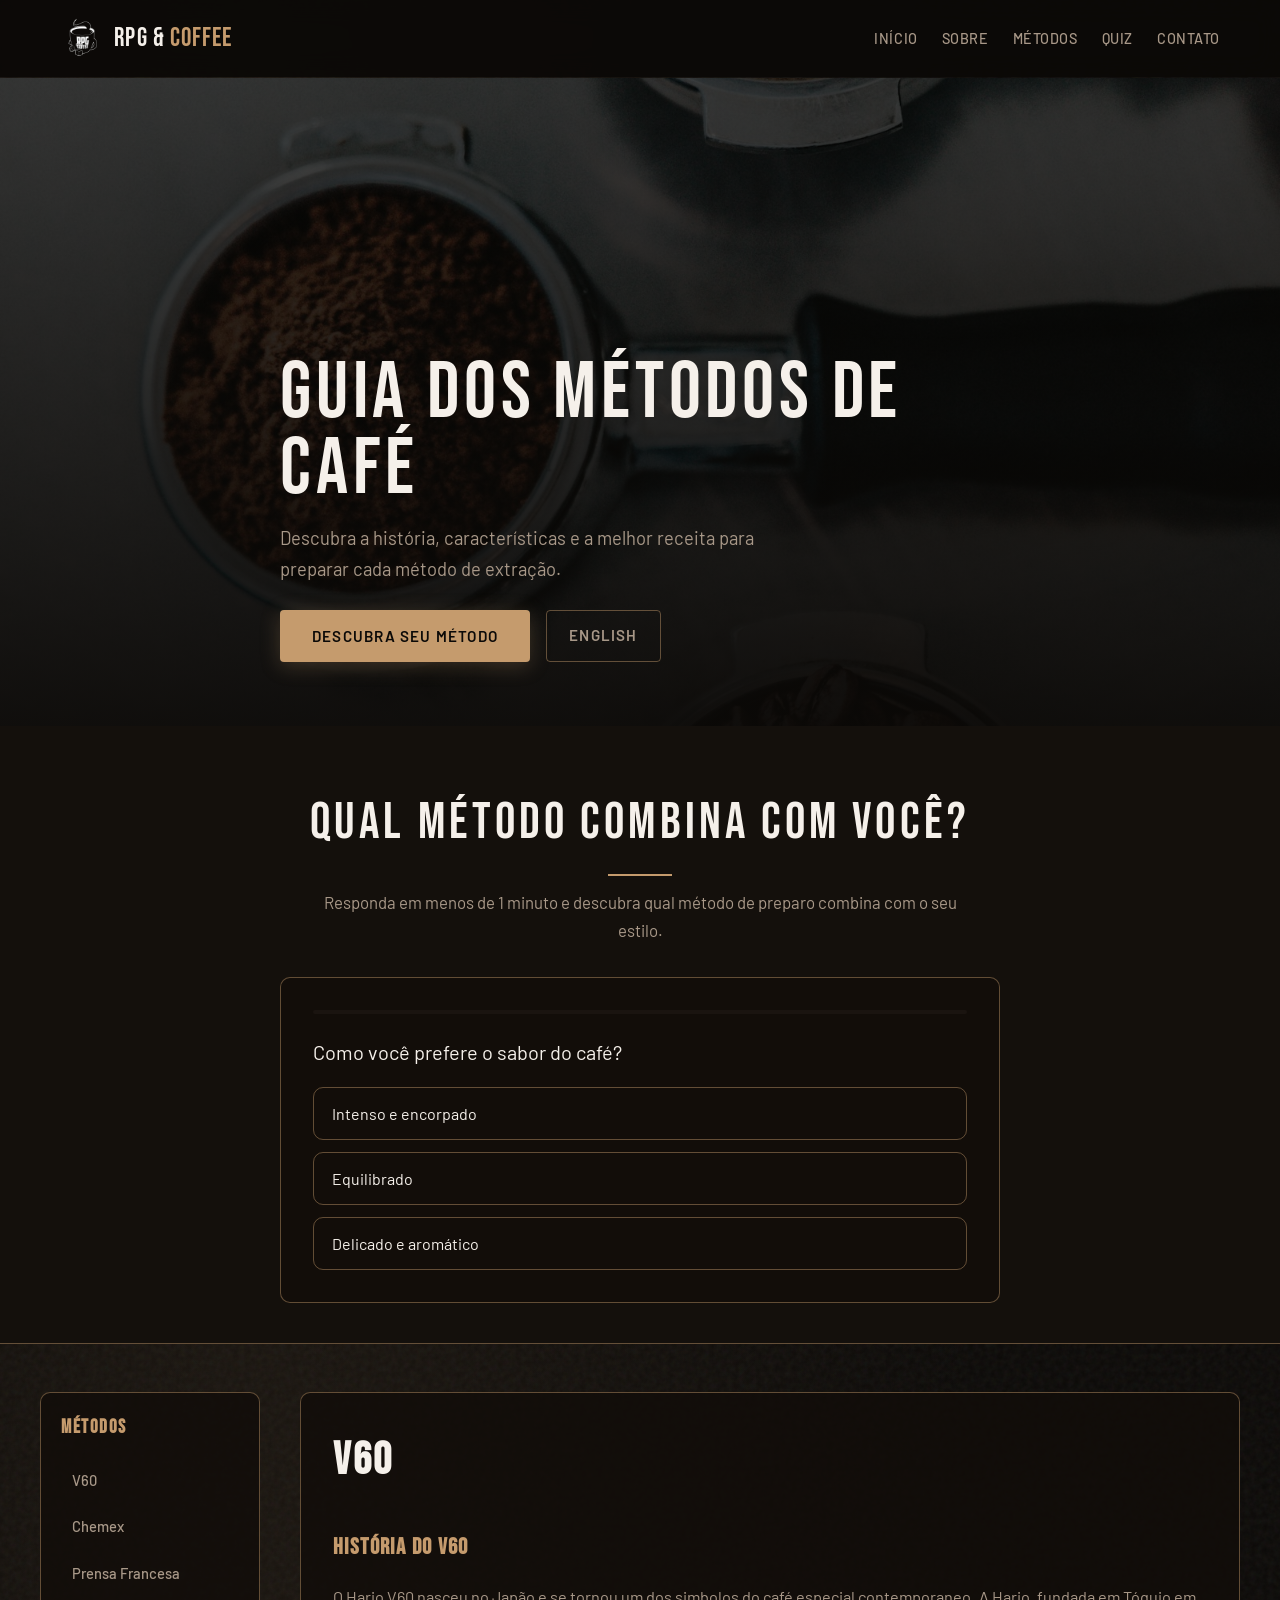
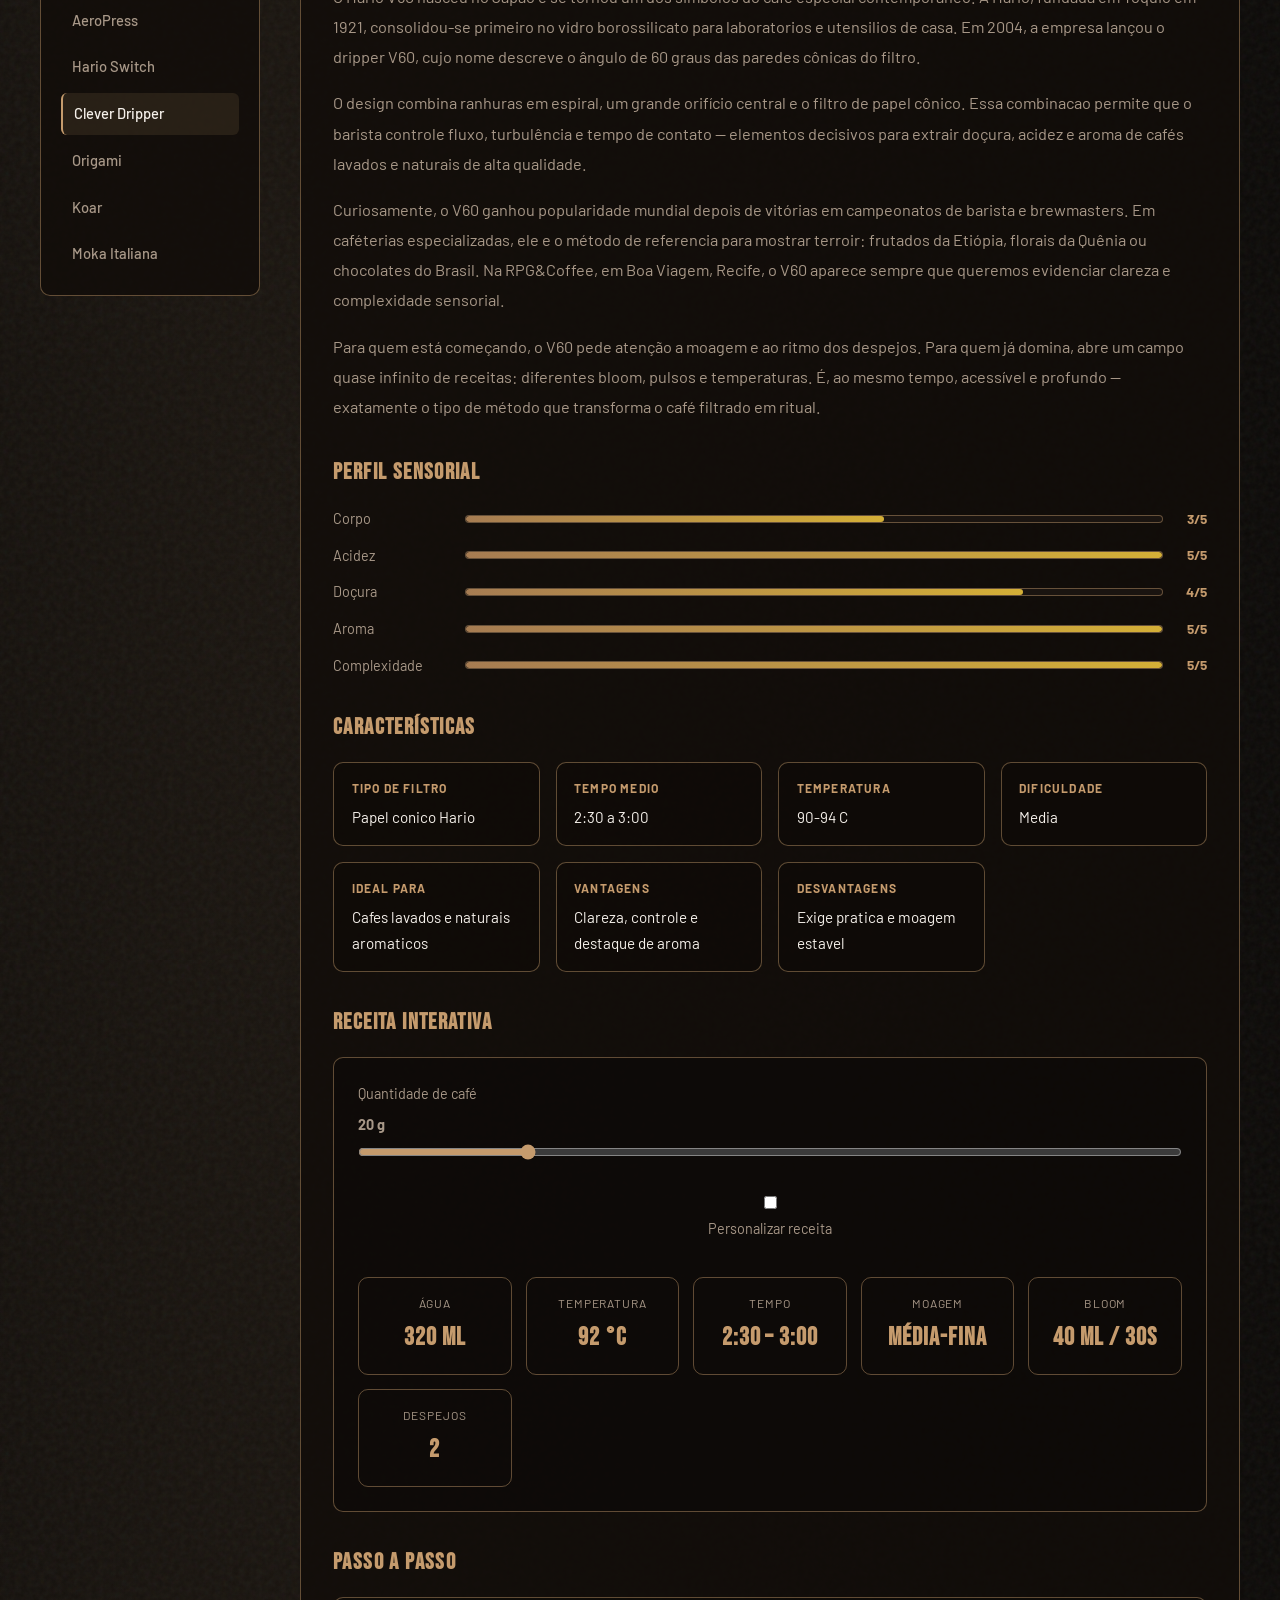
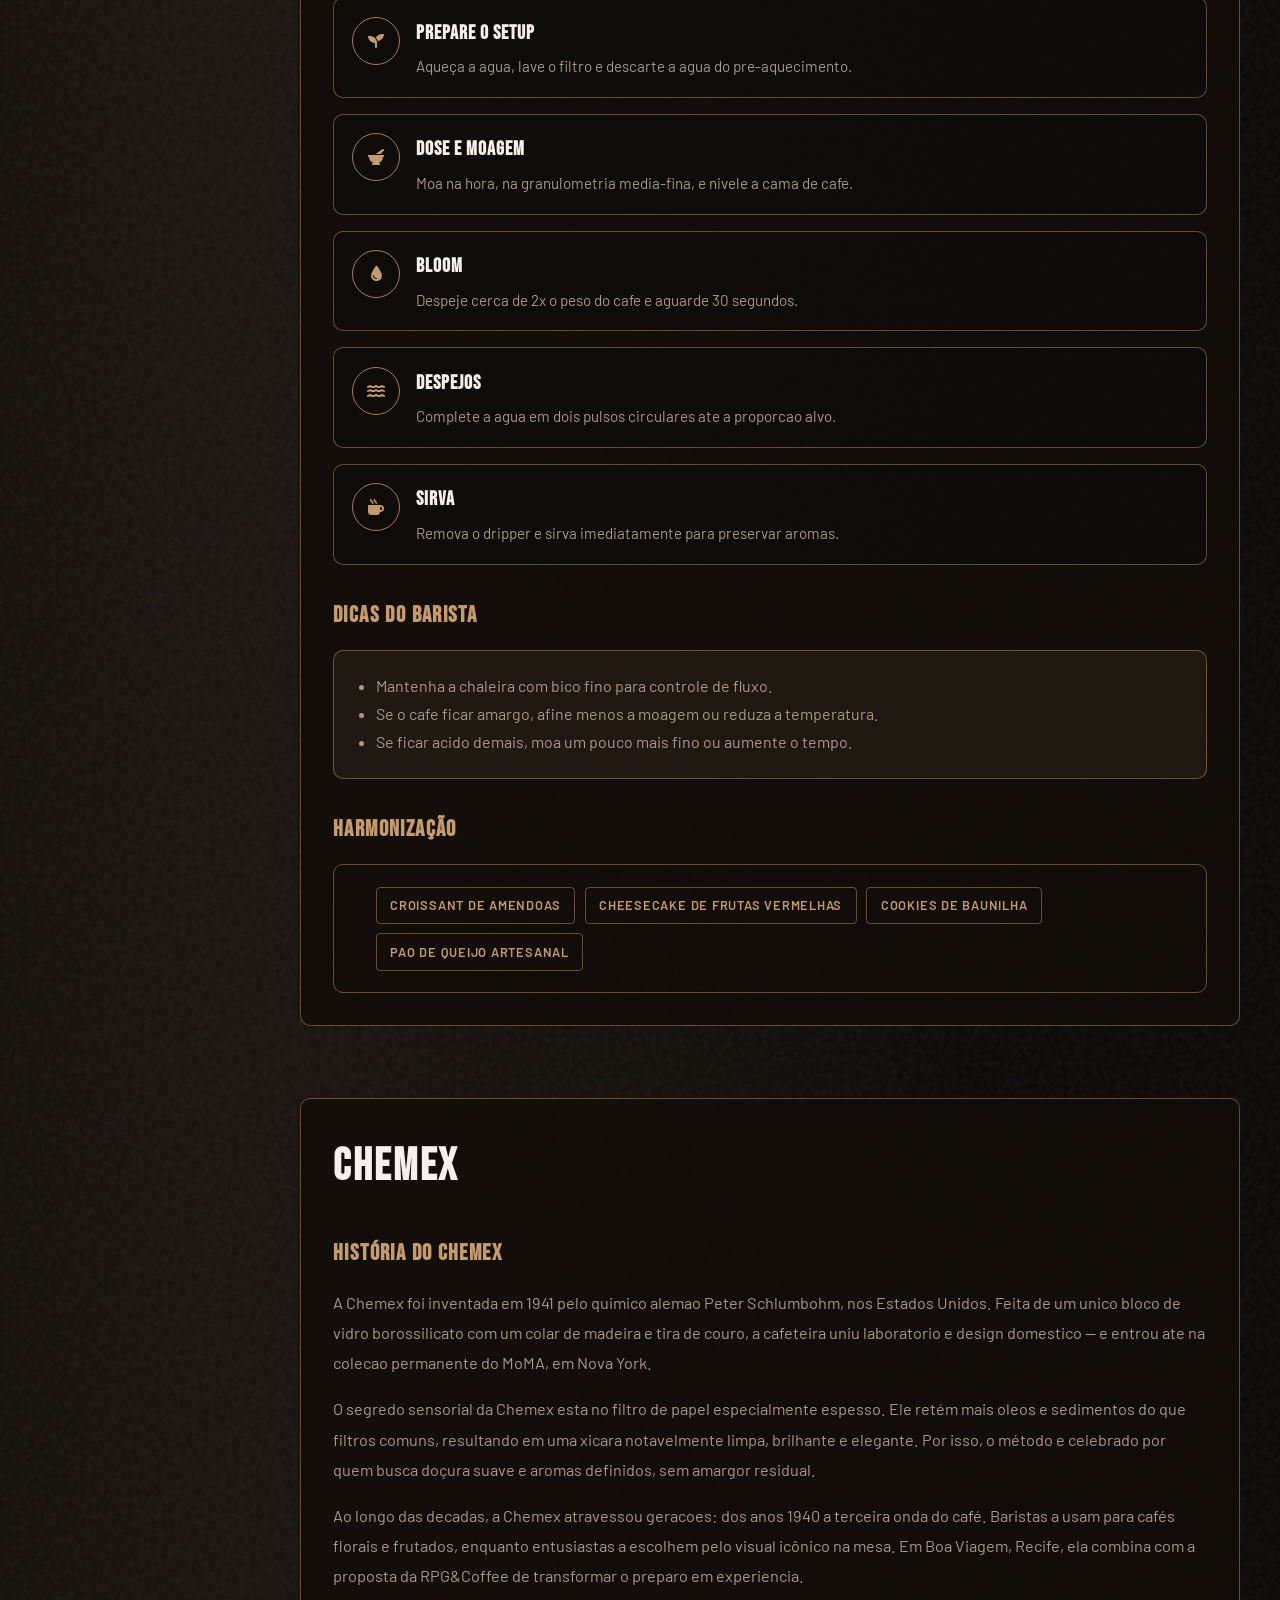
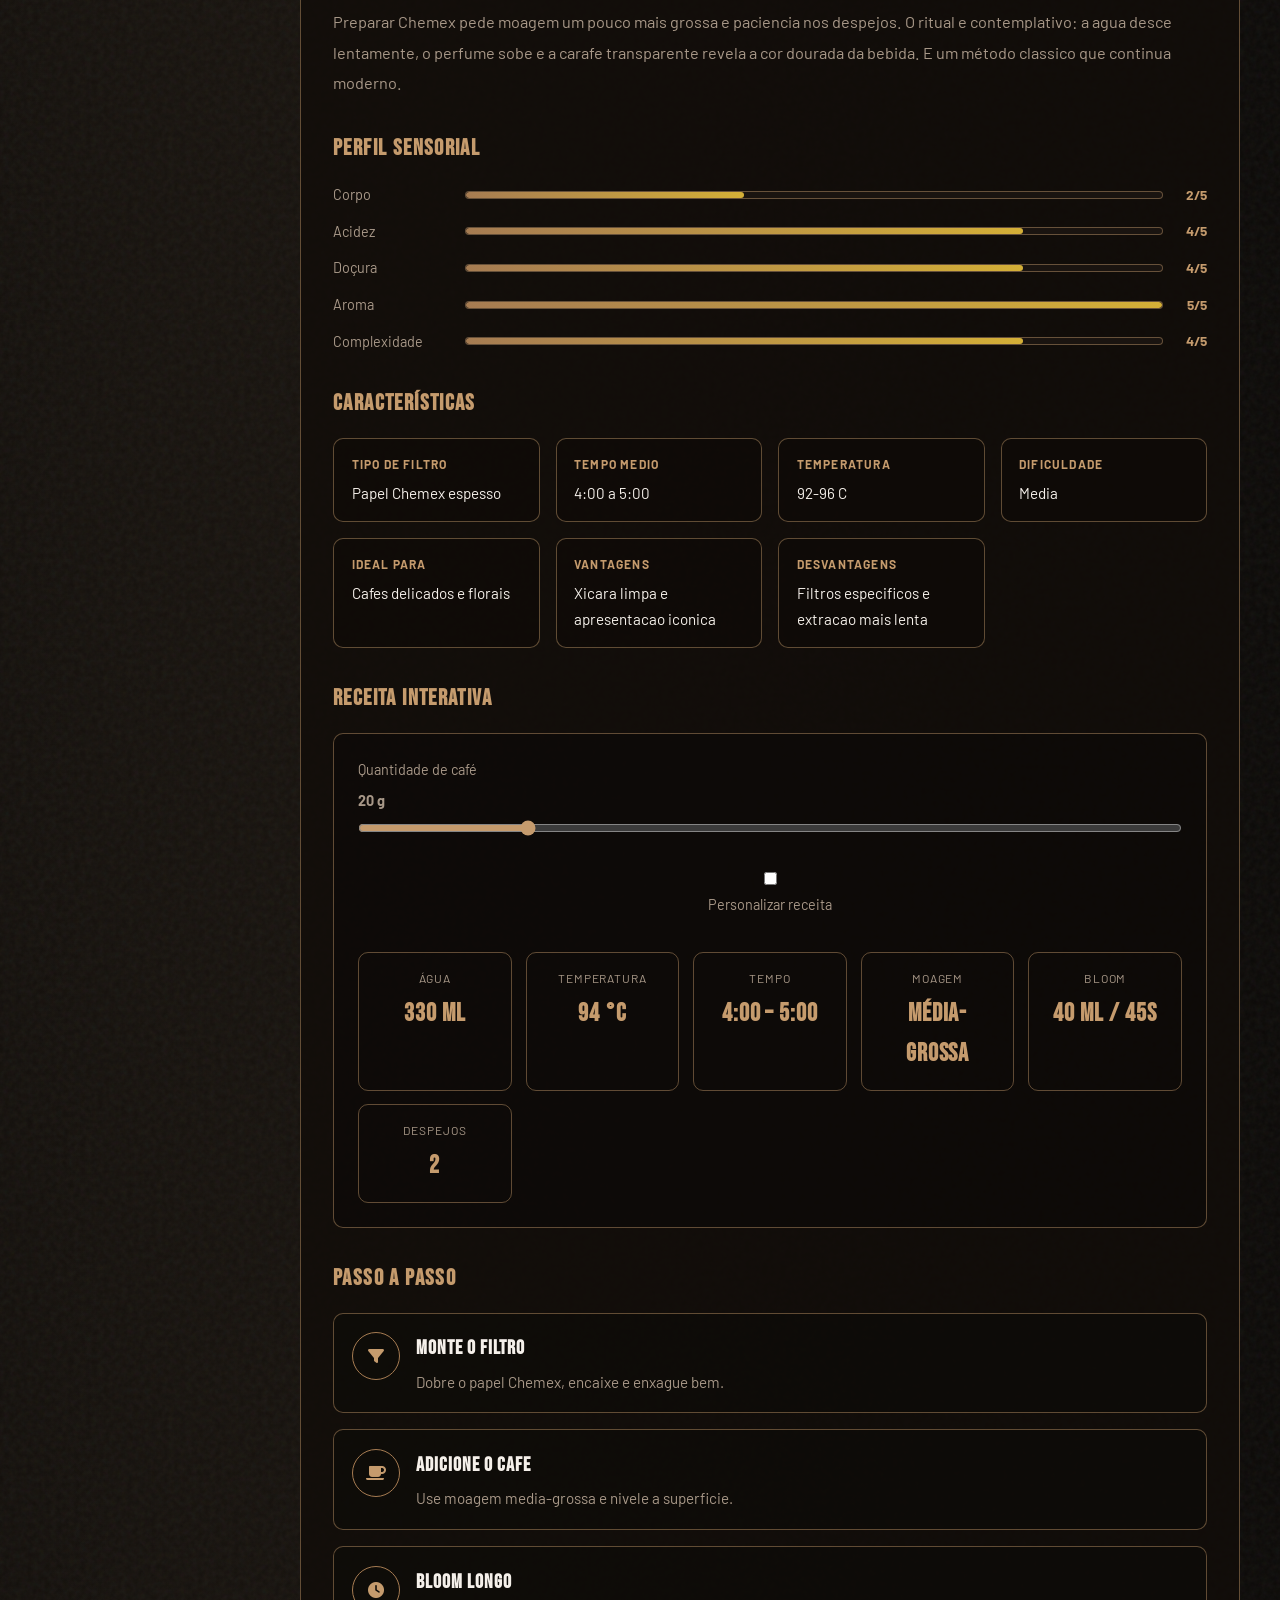
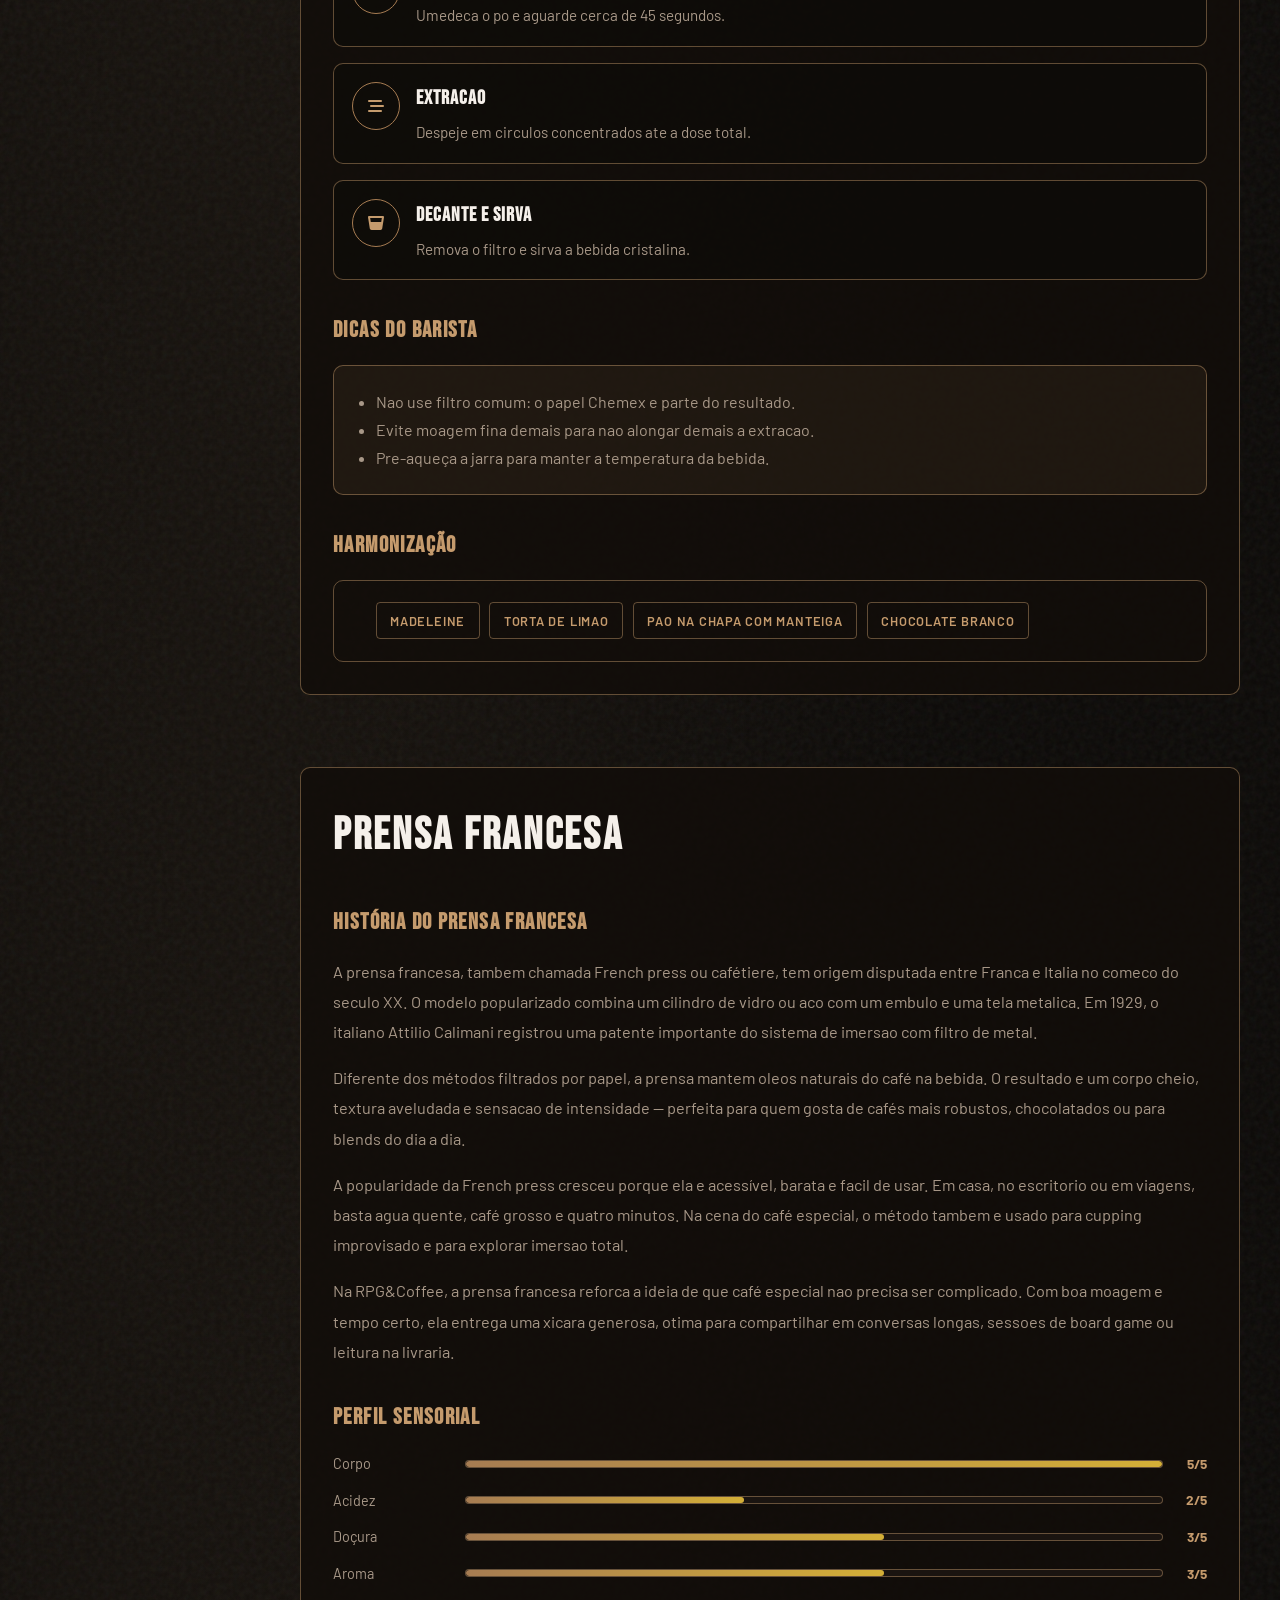
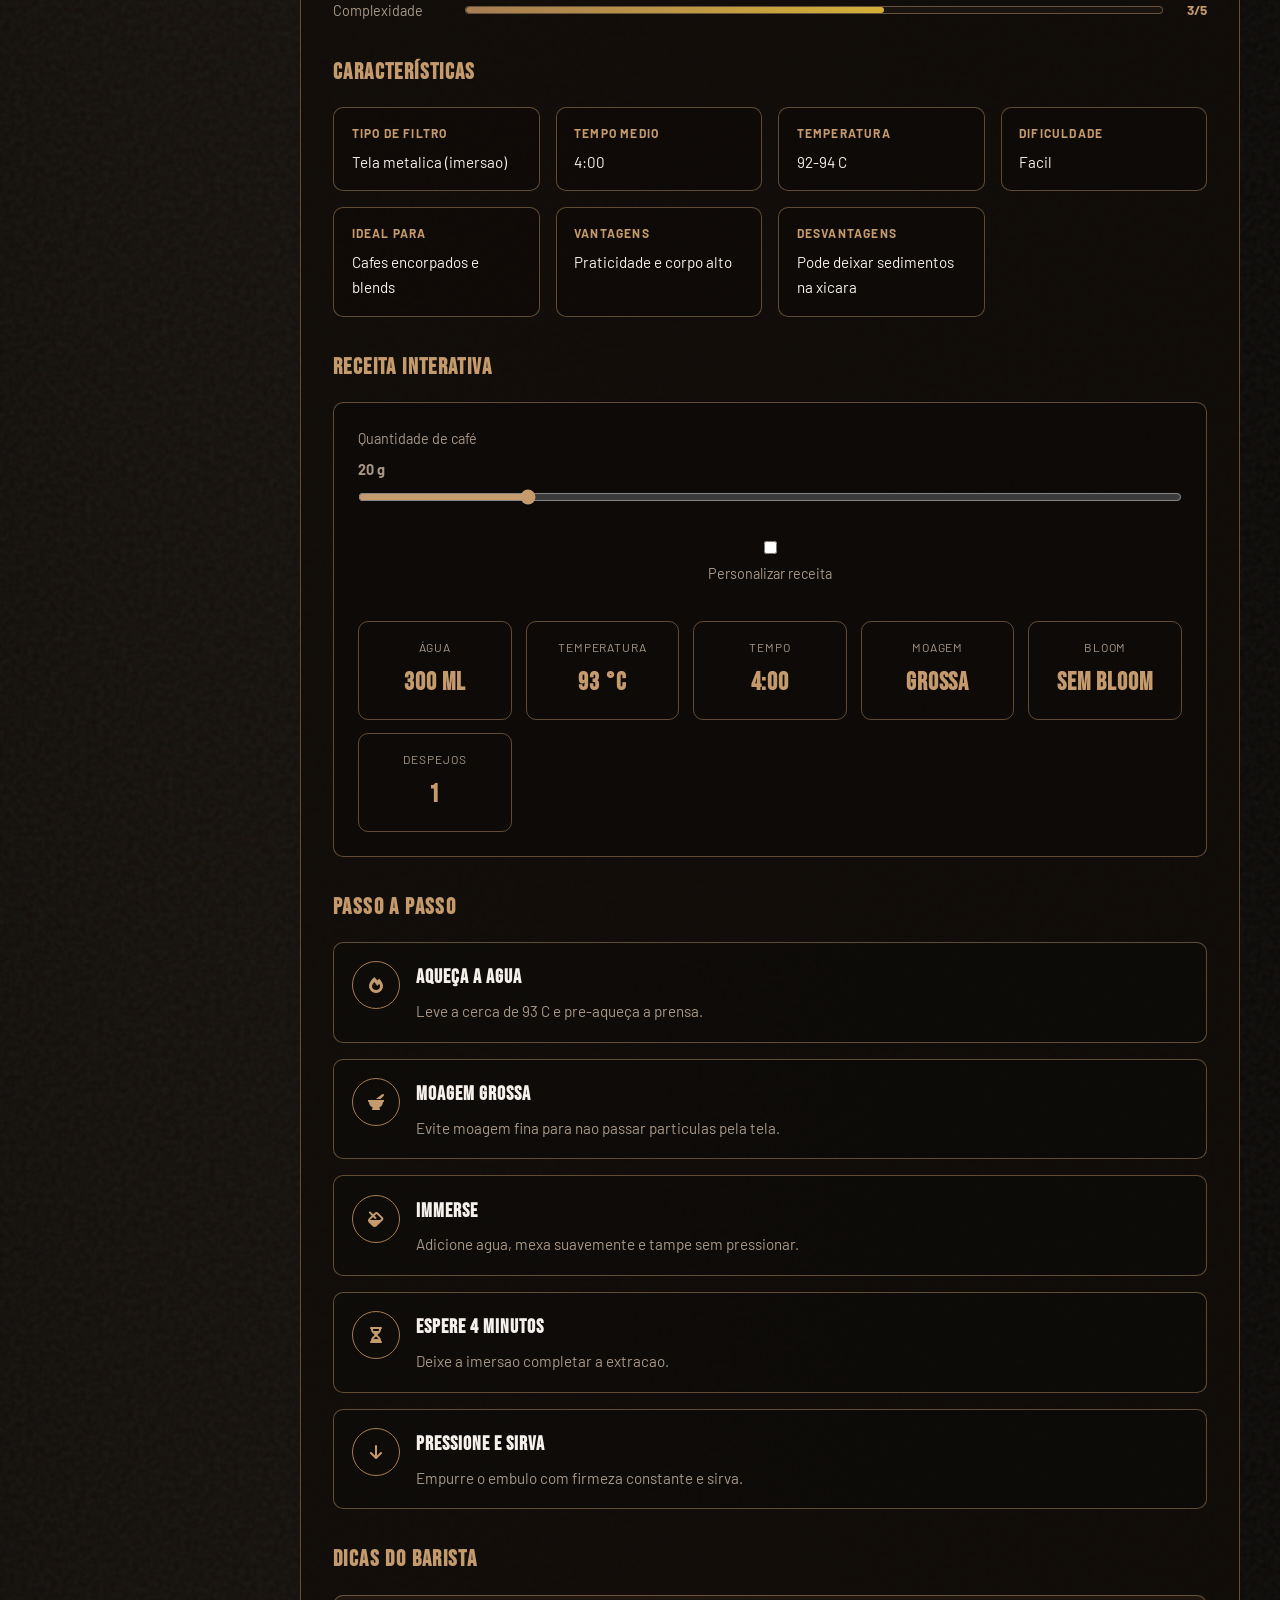
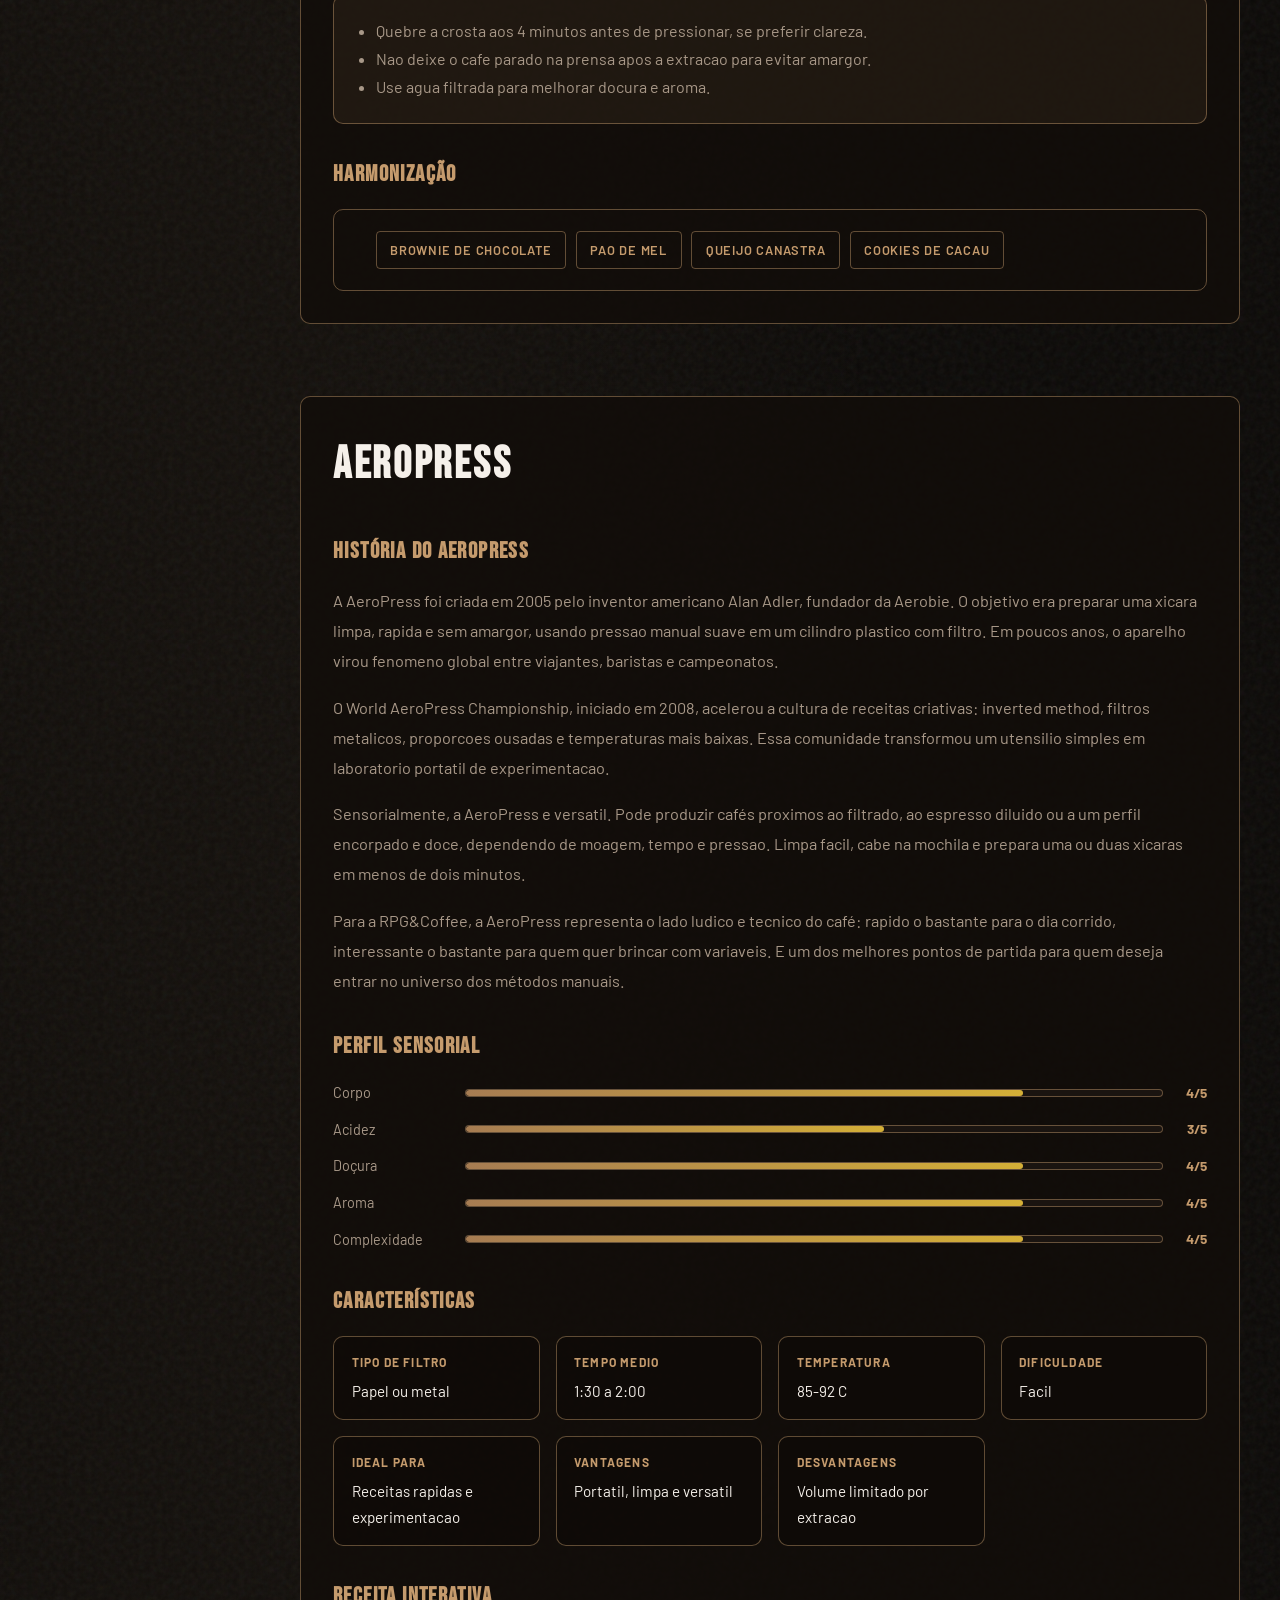
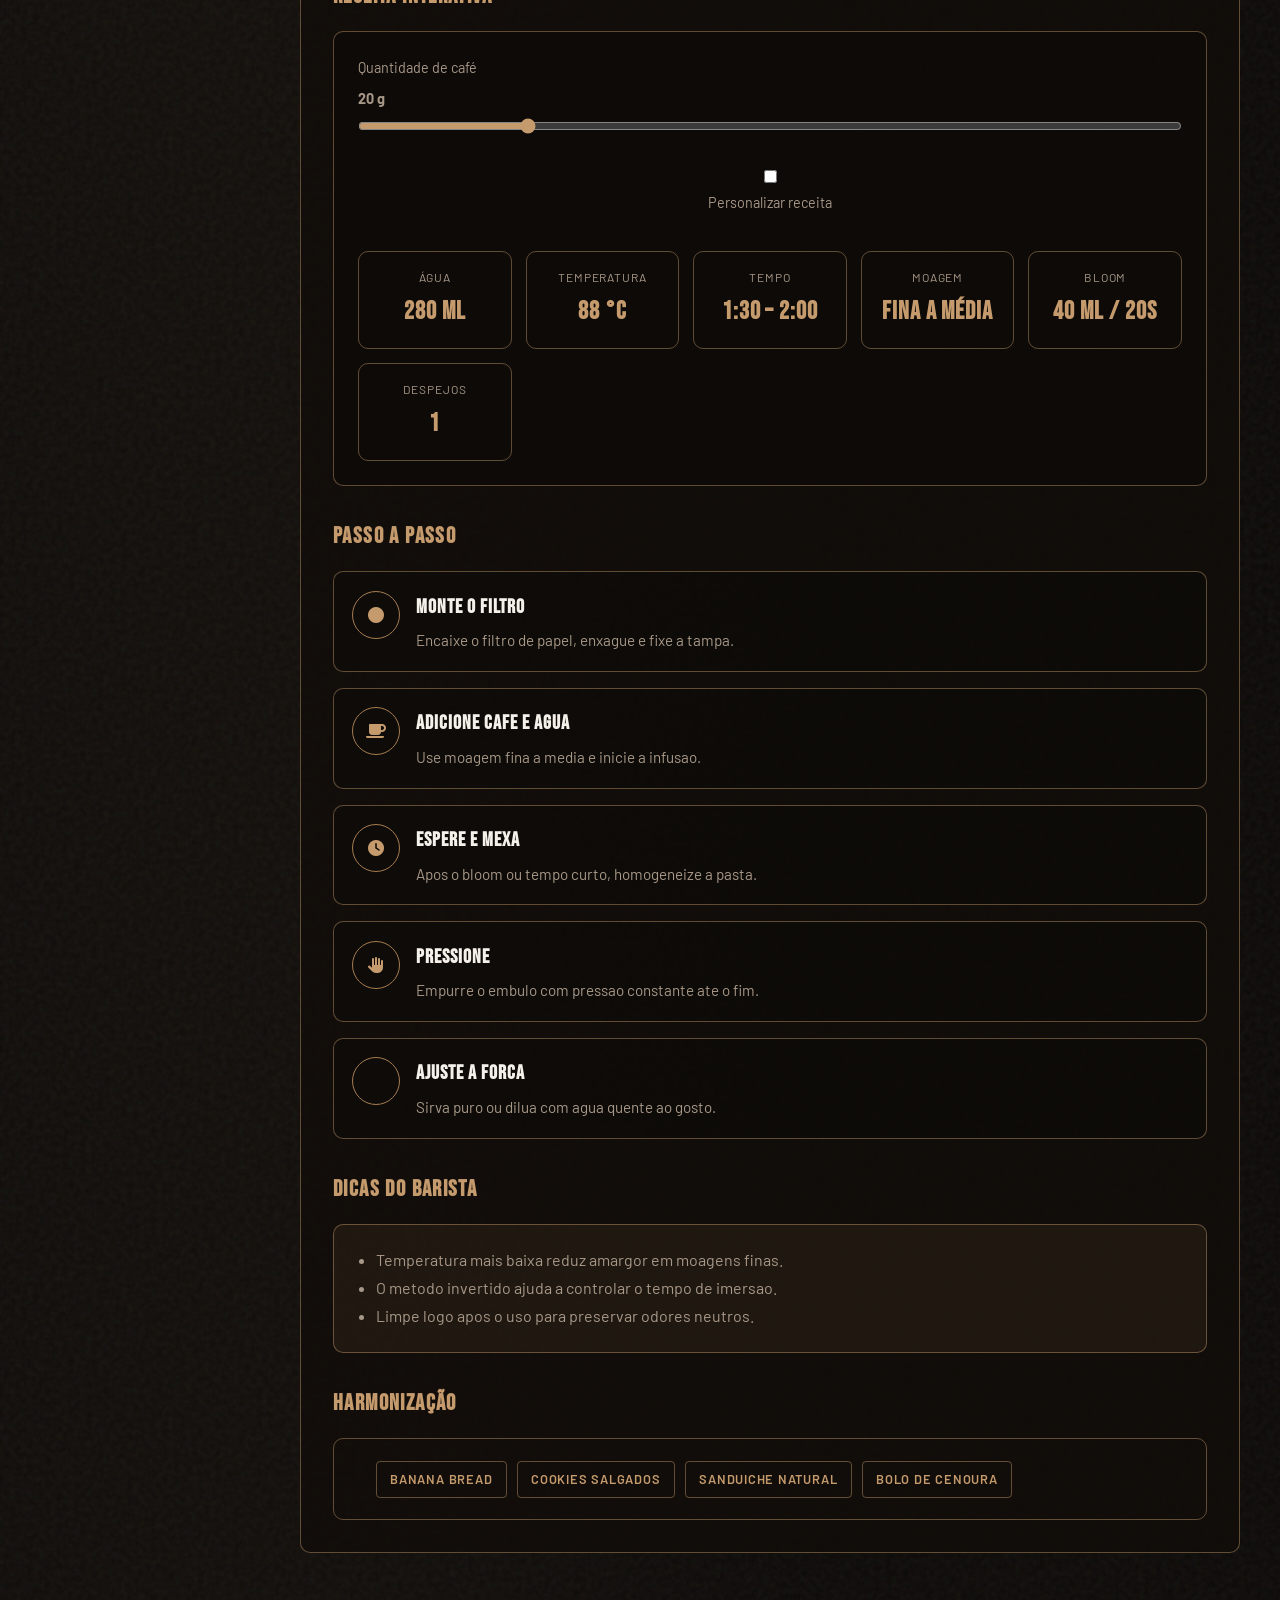
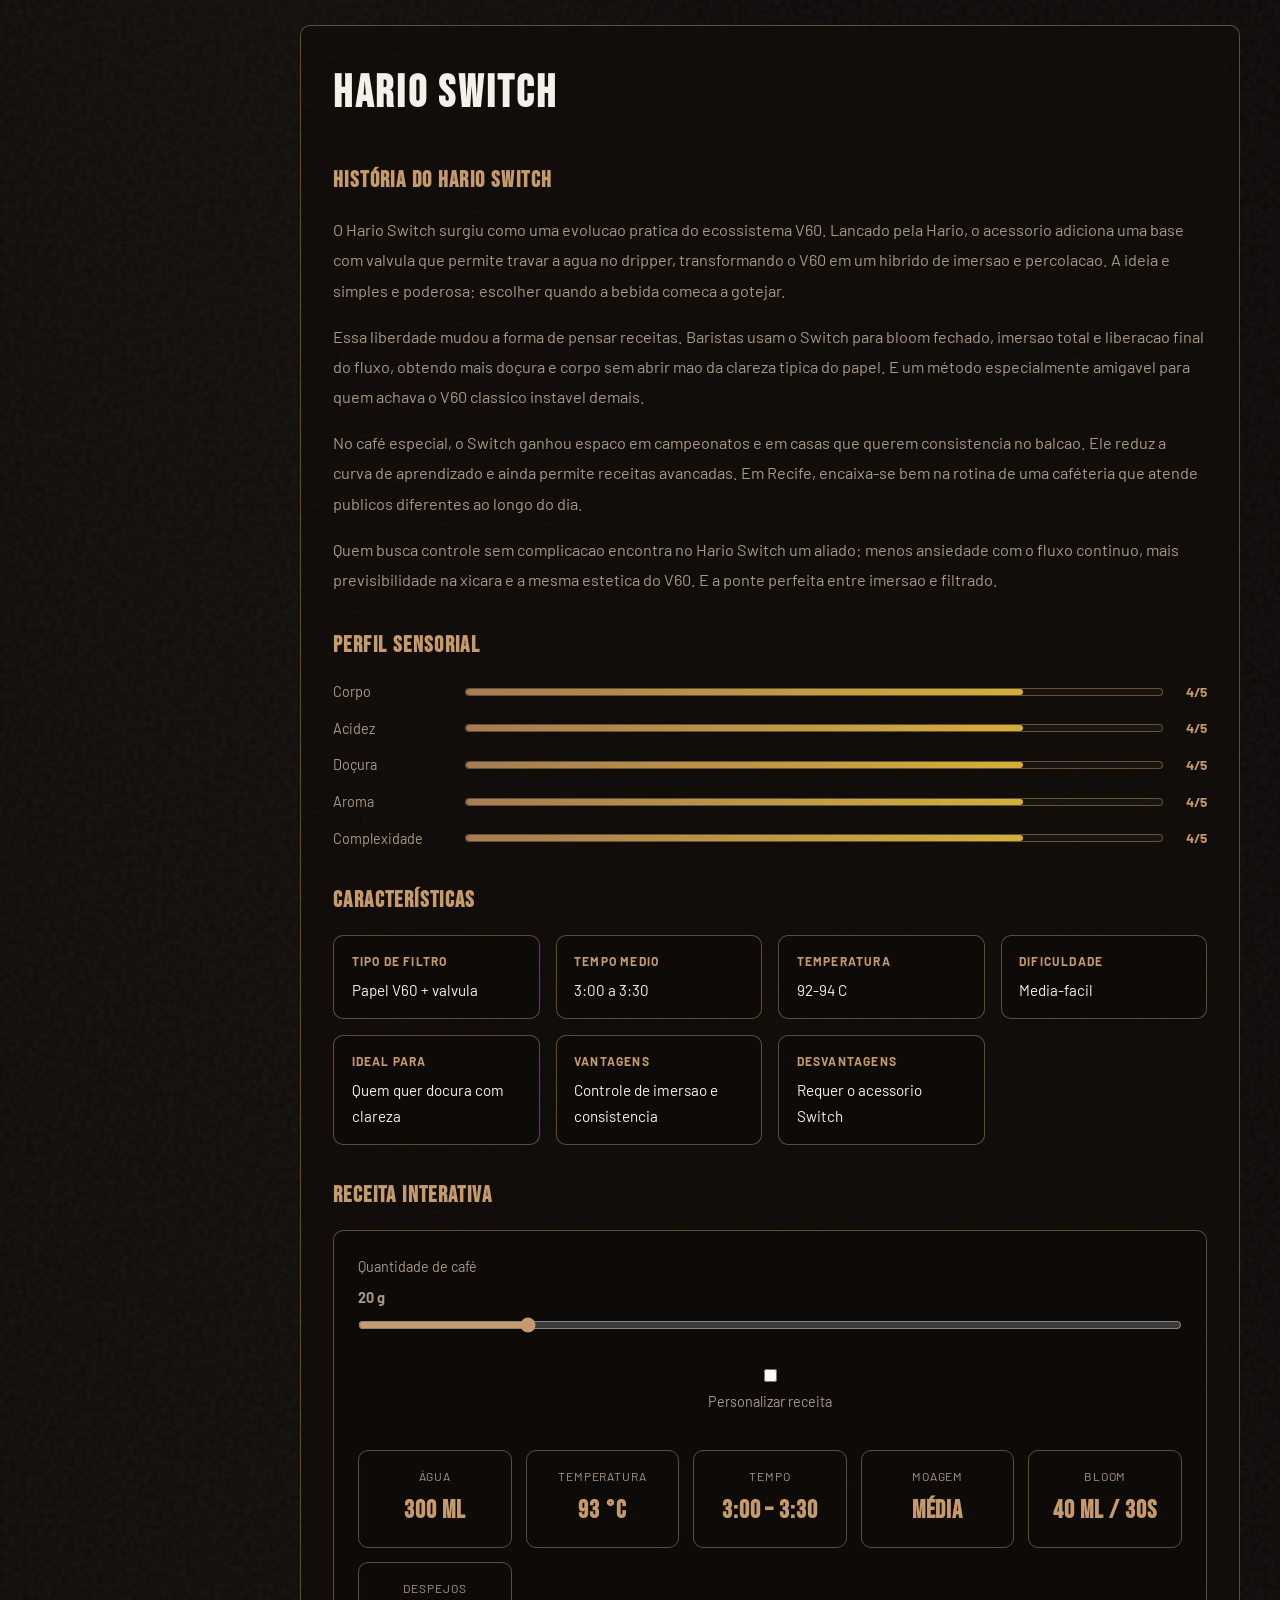
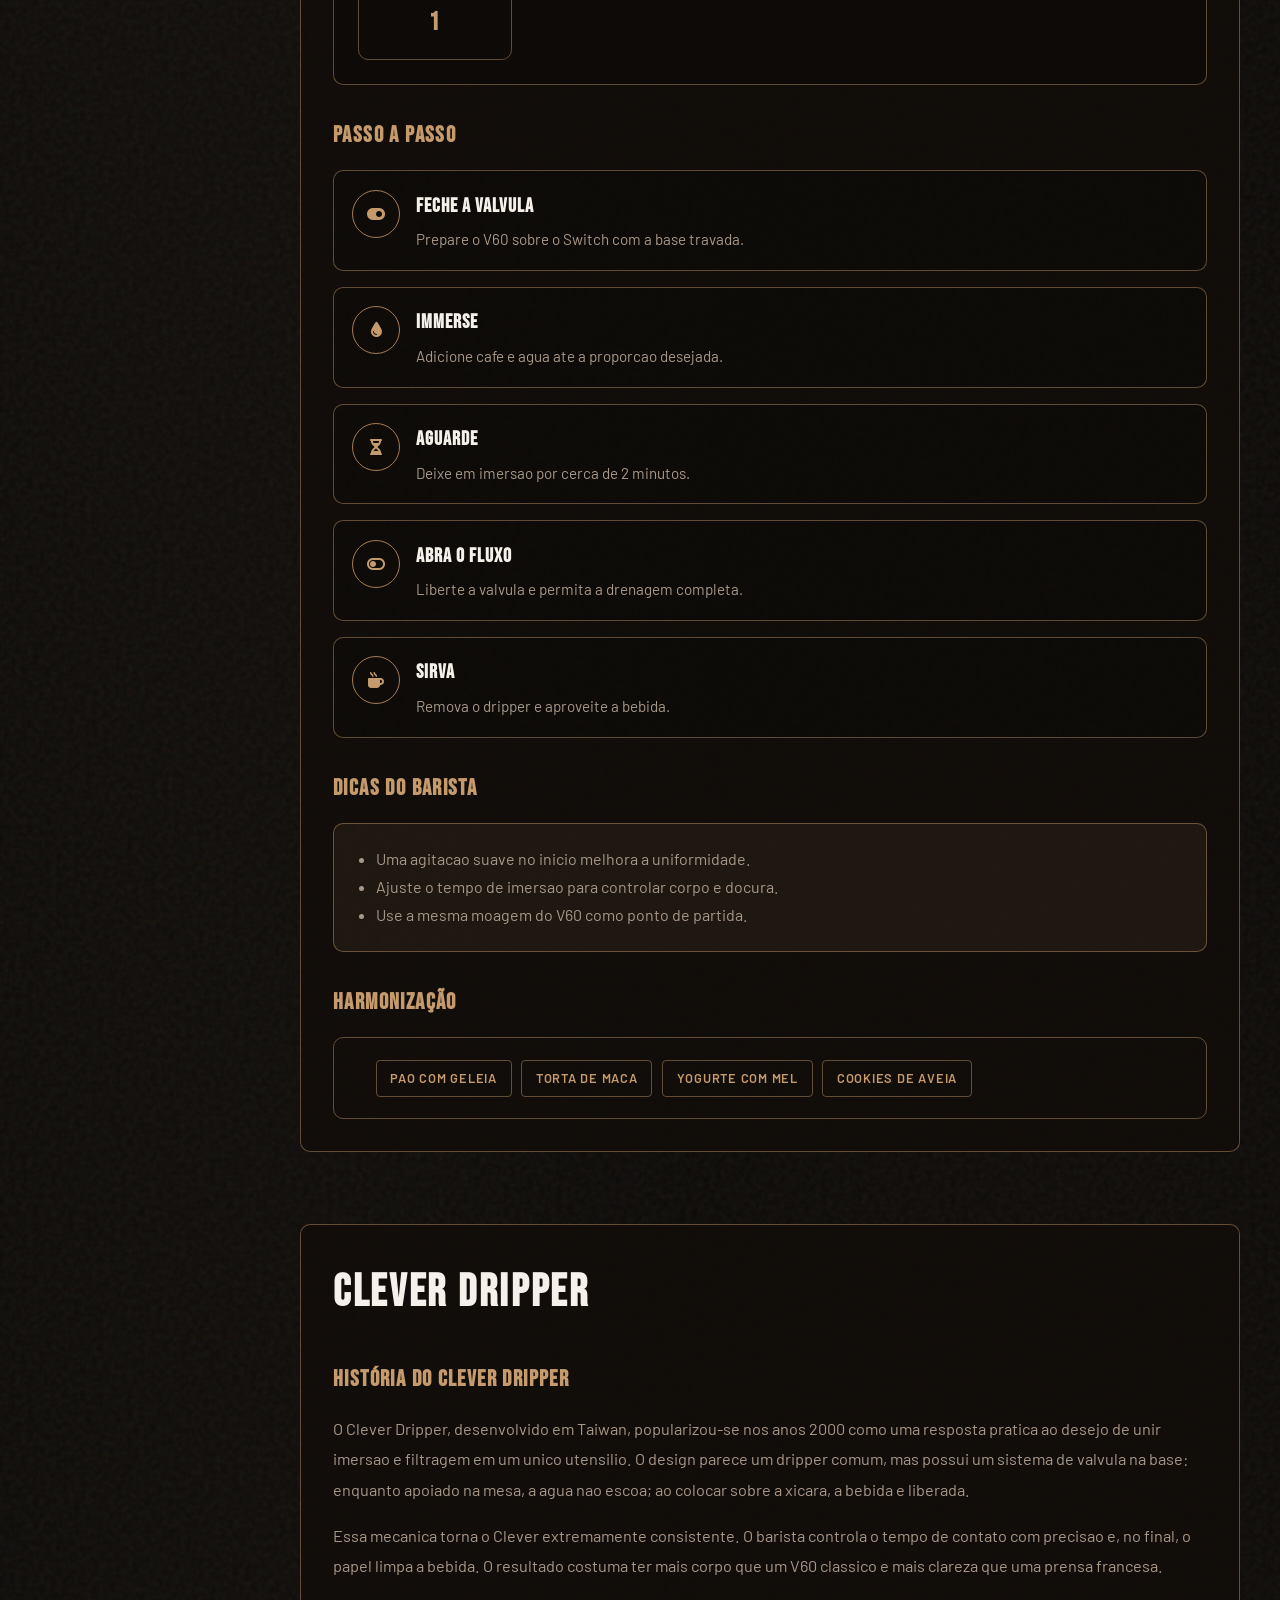
<file: guia-metodos-cafe.html>
<!DOCTYPE html>
<html lang="pt-BR">
<head>
<meta charset="UTF-8">
<meta name="viewport" content="width=device-width, initial-scale=1.0">
<title>Guia dos Métodos de Café | RPG&amp;Coffee Boa Viagem Recife</title>
<meta name="description" content="Guia completo dos métodos de café: V60, Chemex, Prensa Francesa, AeroPress, Hario Switch, Clever, Origami, Koar e Moka. Receitas interativas, história e dicas na RPG&amp;Coffee em Boa Viagem, Recife.">
<meta name="keywords" content="métodos de café, V60, Chemex, AeroPress, prensa francesa, Moka, café especial Recife, RPG Coffee, Boa Viagem">
<meta name="robots" content="index,follow">
<link rel="canonical" href="https://stefanomodena.github.io/site-rpg-coffee/guia-metodos-cafe.html">
<link rel="alternate" hreflang="pt-BR" href="guia-metodos-cafe.html">
<link rel="alternate" hreflang="en" href="guia-metodos-cafe-en.html">
<link rel="alternate" hreflang="x-default" href="guia-metodos-cafe.html">
<meta property="og:type" content="article">
<meta property="og:title" content="Guia dos Métodos de Café | RPG&amp;Coffee">
<meta property="og:description" content="História, perfil sensorial e receitas interativas dos principais métodos de extração de café.">
<meta property="og:image" content="assets/metodos-cafe-grid.png">
<meta property="og:locale" content="pt_BR">
<meta name="twitter:card" content="summary_large_image">
<meta name="twitter:title" content="Guia dos Métodos de Café | RPG&amp;Coffee">
<meta name="twitter:description" content="Aprenda V60, Chemex, AeroPress e mais com calculadoras e quiz.">
<meta name="twitter:image" content="assets/metodos-cafe-grid.png">
<link rel="icon" type="image/png" sizes="32x32" href="assets/favicon.png">
<link rel="apple-touch-icon" sizes="180x180" href="assets/apple-touch-icon.png">
<link rel="stylesheet" href="styles.css">
<link rel="stylesheet" href="guia-metodos.css">
<link href="https://fonts.googleapis.com/css2?family=Barlow:wght@400;500;600;700&amp;family=Bebas+Neue&amp;display=swap" rel="stylesheet">
<link rel="stylesheet" href="https://cdnjs.cloudflare.com/ajax/libs/font-awesome/6.0.0/css/all.min.css">
<script type="application/ld+json">
{
  "@context": "https://schema.org",
  "@type": "FAQPage",
  "mainEntity": [
    {"@type":"Question","name":"Qual o melhor método de café para iniciantes?","acceptedAnswer":{"@type":"Answer","text":"AeroPress, Clever Dripper e Prensa Francesa são excelentes portas de entrada pela facilidade e consistência."}},
    {"@type":"Question","name":"Qual a diferença entre V60 e Chemex?","acceptedAnswer":{"@type":"Answer","text":"Ambos são filtrados, mas a Chemex usa papel mais espesso e gera xícara mais limpa; o V60 oferece mais controle de fluxo e destaque aromático."}},
    {"@type":"Question","name":"A RPG&Coffee prepara esses métodos em Recife?","acceptedAnswer":{"@type":"Answer","text":"Sim. Na unidade de Boa Viagem, Recife, nossos baristas preparam cafés especiais em diferentes métodos de extração."}}
  ]
}
</script>
<script type="application/ld+json">
{
  "@context": "https://schema.org",
  "@type": "HowTo",
  "name": "Como preparar café no método V60",
  "description": "Receita base de V60 com proporção 1:16, bloom e despejos controlados.",
  "totalTime": "PT3M",
  "tool": ["Hario V60", "Filtro de papel", "Chaleira bico fino", "Balança"],
  "step": [
    {"@type":"HowToStep","name":"Preparar o filtro","text":"Enxágue o filtro de papel e pré-aqueça o dripper."},
    {"@type":"HowToStep","name":"Bloom","text":"Despeje o dobro do peso do café em água e aguarde 30 segundos."},
    {"@type":"HowToStep","name":"Extração","text":"Complete a água em pulsos até a proporção 1:16."}
  ]
}
</script>
</head>
<body class="guide-page">
<header class="header">
  <nav class="navbar" aria-label="Principal">
    <div class="nav-container">
      <a href="index.html" class="nav-logo" aria-label="RPG and Coffee - início">
        <img src="assets/logo.png" alt="" class="nav-logo-img" aria-hidden="true">
        <span class="nav-logo-text">RPG &amp; <span class="brand-gold">Coffee</span></span>
      </a>
      <ul class="nav-menu">
        <li><a href="index.html">Início</a></li>
        <li><a href="index.html#about">Sobre</a></li>
        <li><a href="index.html#coffee-methods">Métodos</a></li>
        <li><a href="#quiz">Quiz</a></li>
        <li><a href="index.html#contact">Contato</a></li>
      </ul>
      <div class="hamburger" aria-label="Abrir menu" role="button" tabindex="0"><span></span><span></span><span></span></div>
    </div>
  </nav>
</header>

<section class="guide-hero">
  <div class="guide-hero-media" aria-hidden="true">
    <img src="assets/guia-hero-barista.jpg" alt="Barista preparando café especial" loading="eager">
  </div>
  <div class="container guide-hero-content">
    <h1>Guia dos Métodos de Café</h1>
    <p>Descubra a história, características e a melhor receita para preparar cada método de extração.</p>
    <div class="hero-buttons" style="justify-content:flex-start;margin-top:1.5rem;padding-left:0">
      <a class="btn btn-primary" href="#quiz">Descubra seu método</a>
      <a class="btn btn-lang" href="guia-metodos-cafe-en.html" hreflang="en" lang="en">English</a>
    </div>
  </div>
</section>

<section class="guide-quiz guide-quiz-top" id="quiz" aria-labelledby="quiz-title">
  <div class="container">
    <h2 class="section-title" id="quiz-title">Qual método combina com você?</h2>
    <p class="quiz-intro">Responda em menos de 1 minuto e descubra qual método de preparo combina com o seu estilo.</p>
    <div class="quiz-card">
      <div class="quiz-play">
        <div class="quiz-progress" aria-hidden="true"><i></i></div>
        <p class="quiz-question"></p>
        <div class="quiz-options" role="group" aria-label="Opções do quiz"></div>
      </div>
      <div class="quiz-result">
        <h3 class="quiz-result-name"></h3>
        <p class="quiz-result-text"></p>
        <a class="btn btn-primary quiz-result-link" href="#">Ver método</a>
        <button type="button" class="btn btn-secondary quiz-restart" style="margin-left:0.75rem">Refazer quiz</button>
      </div>
    </div>
  </div>
</section>

<nav class="guide-nav-mobile" aria-label="Métodos de café">
  <div class="guide-nav-mobile-inner"><a class="js-method-link" href="#v60">V60</a><a class="js-method-link" href="#chemex">Chemex</a><a class="js-method-link" href="#prensa-francesa">Prensa Francesa</a><a class="js-method-link" href="#aeropress">AeroPress</a><a class="js-method-link" href="#hario-switch">Hario Switch</a><a class="js-method-link" href="#clever-dripper">Clever Dripper</a><a class="js-method-link" href="#origami">Origami</a><a class="js-method-link" href="#koar">Koar</a><a class="js-method-link" href="#moka">Moka Italiana</a></div>
</nav>

<main class="container guide-layout">
  <aside class="guide-nav" aria-label="Navegação dos métodos">
    <h2>Métodos</h2>
    <ul><li><a class="js-method-link" href="#v60">V60</a></li><li><a class="js-method-link" href="#chemex">Chemex</a></li><li><a class="js-method-link" href="#prensa-francesa">Prensa Francesa</a></li><li><a class="js-method-link" href="#aeropress">AeroPress</a></li><li><a class="js-method-link" href="#hario-switch">Hario Switch</a></li><li><a class="js-method-link" href="#clever-dripper">Clever Dripper</a></li><li><a class="js-method-link" href="#origami">Origami</a></li><li><a class="js-method-link" href="#koar">Koar</a></li><li><a class="js-method-link" href="#moka">Moka Italiana</a></li></ul>
  </aside>
  <div class="guide-content">
    
<section id="v60" class="method-section reveal" data-method="v60" aria-labelledby="v60-title">
  <h2 id="v60-title">V60</h2>
  <h3>História do V60</h3>
  <div class="method-history"><p>O Hario V60 nasceu no Japão e se tornou um dos simbolos do café especial contemporaneo. A Hario, fundada em Tóquio em 1921, consolidou-se primeiro no vidro borossilicato para laboratorios e utensilios de casa. Em 2004, a empresa lançou o dripper V60, cujo nome descreve o ângulo de 60 graus das paredes cônicas do filtro.</p><p>O design combina ranhuras em espiral, um grande orifício central e o filtro de papel cônico. Essa combinacao permite que o barista controle fluxo, turbulência e tempo de contato — elementos decisivos para extrair doçura, acidez e aroma de cafés lavados e naturais de alta qualidade.</p><p>Curiosamente, o V60 ganhou popularidade mundial depois de vitórias em campeonatos de barista e brewmasters. Em caféterias especializadas, ele e o método de referencia para mostrar terroir: frutados da Etiópia, florais da Quênia ou chocolates do Brasil. Na RPG&Coffee, em Boa Viagem, Recife, o V60 aparece sempre que queremos evidenciar clareza e complexidade sensorial.</p><p>Para quem está começando, o V60 pede atenção a moagem e ao ritmo dos despejos. Para quem já domina, abre um campo quase infinito de receitas: diferentes bloom, pulsos e temperaturas. É, ao mesmo tempo, acessível e profundo — exatamente o tipo de método que transforma o café filtrado em ritual.</p></div>
  <h3>Perfil sensorial</h3>
  <div class="sensory-grid" aria-label="Perfil sensorial do V60"><div class="sensory-row"><span>Corpo</span><div class="sensory-bar" aria-hidden="true"><i style="width:60%"></i></div><strong>3/5</strong></div>
<div class="sensory-row"><span>Acidez</span><div class="sensory-bar" aria-hidden="true"><i style="width:100%"></i></div><strong>5/5</strong></div>
<div class="sensory-row"><span>Doçura</span><div class="sensory-bar" aria-hidden="true"><i style="width:80%"></i></div><strong>4/5</strong></div>
<div class="sensory-row"><span>Aroma</span><div class="sensory-bar" aria-hidden="true"><i style="width:100%"></i></div><strong>5/5</strong></div>
<div class="sensory-row"><span>Complexidade</span><div class="sensory-bar" aria-hidden="true"><i style="width:100%"></i></div><strong>5/5</strong></div></div>
  <h3>Características</h3>
  <div class="chars-grid"><div class="char-card"><strong>Tipo de filtro</strong><span>Papel conico Hario</span></div><div class="char-card"><strong>Tempo medio</strong><span>2:30 a 3:00</span></div><div class="char-card"><strong>Temperatura</strong><span>90-94 C</span></div><div class="char-card"><strong>Dificuldade</strong><span>Media</span></div><div class="char-card"><strong>Ideal para</strong><span>Cafes lavados e naturais aromaticos</span></div><div class="char-card"><strong>Vantagens</strong><span>Clareza, controle e destaque de aroma</span></div><div class="char-card"><strong>Desvantagens</strong><span>Exige pratica e moagem estavel</span></div></div>
  <h3>Receita interativa</h3>
  <div class="recipe-box">
    <div class="recipe-controls">
      <label>Quantidade de café <strong class="js-coffee-value">20 g</strong>
        <input class="js-coffee" type="range" min="10" max="60" value="20" step="1" aria-label="Quantidade de café em gramas">
      </label>
      <label class="advanced-toggle"><input class="js-advanced" type="checkbox"> Personalizar receita</label>
      <div class="advanced-panel" hidden>
        <label>Proporção (1:x)<input class="js-ratio" type="number" min="8" max="20" step="0.5" value="16"></label>
        <label>Temperatura (°C)<input class="js-temp" type="number" min="80" max="100" step="1" value="92"></label>
        <label>Bloom (s)<input class="js-bloom" type="number" min="0" max="60" step="5" value="30"></label>
        <label>Bloom (x dose)<input class="js-bloom-ratio" type="number" min="0" max="4" step="0.5" value="2"></label>
        <label>Tempo estimado<input class="js-time" type="text" value="2:30 – 3:00"></label>
      </div>
    </div>
    <div class="recipe-results">
      <div class="recipe-stat"><span>Água</span><strong class="js-water">—</strong></div>
      <div class="recipe-stat"><span>Temperatura</span><strong class="js-temp-out">—</strong></div>
      <div class="recipe-stat"><span>Tempo</span><strong class="js-time-out">—</strong></div>
      <div class="recipe-stat"><span>Moagem</span><strong class="js-grind-out">—</strong></div>
      <div class="recipe-stat"><span>Bloom</span><strong class="js-bloom-out">—</strong></div>
      <div class="recipe-stat"><span>Despejos</span><strong class="js-pours-out">—</strong></div>
    </div>
  </div>
  <h3>Passo a passo</h3>
  <div class="steps-list"><div class="step-card"><div class="step-icon" aria-hidden="true"><i class="fas fa-seedling"></i></div><div><h4>Prepare o setup</h4><p>Aqueça a agua, lave o filtro e descarte a agua do pre-aquecimento.</p></div></div><div class="step-card"><div class="step-icon" aria-hidden="true"><i class="fas fa-mortar-pestle"></i></div><div><h4>Dose e moagem</h4><p>Moa na hora, na granulometria media-fina, e nivele a cama de cafe.</p></div></div><div class="step-card"><div class="step-icon" aria-hidden="true"><i class="fas fa-tint"></i></div><div><h4>Bloom</h4><p>Despeje cerca de 2x o peso do cafe e aguarde 30 segundos.</p></div></div><div class="step-card"><div class="step-icon" aria-hidden="true"><i class="fas fa-water"></i></div><div><h4>Despejos</h4><p>Complete a agua em dois pulsos circulares ate a proporcao alvo.</p></div></div><div class="step-card"><div class="step-icon" aria-hidden="true"><i class="fas fa-mug-hot"></i></div><div><h4>Sirva</h4><p>Remova o dripper e sirva imediatamente para preservar aromas.</p></div></div></div>
  <h3>Dicas do barista</h3>
  <div class="tips-box"><ul><li>Mantenha a chaleira com bico fino para controle de fluxo.</li><li>Se o cafe ficar amargo, afine menos a moagem ou reduza a temperatura.</li><li>Se ficar acido demais, moa um pouco mais fino ou aumente o tempo.</li></ul></div>
  <h3>Harmonização</h3>
  <div class="pairings-box"><ul class="pairings-chips"><li>Croissant de amendoas</li><li>Cheesecake de frutas vermelhas</li><li>Cookies de baunilha</li><li>Pao de queijo artesanal</li></ul></div>
</section>

<section id="chemex" class="method-section reveal" data-method="chemex" aria-labelledby="chemex-title">
  <h2 id="chemex-title">Chemex</h2>
  <h3>História do Chemex</h3>
  <div class="method-history"><p>A Chemex foi inventada em 1941 pelo quimico alemao Peter Schlumbohm, nos Estados Unidos. Feita de um unico bloco de vidro borossilicato com um colar de madeira e tira de couro, a cafeteira uniu laboratorio e design domestico — e entrou ate na colecao permanente do MoMA, em Nova York.</p><p>O segredo sensorial da Chemex esta no filtro de papel especialmente espesso. Ele retém mais oleos e sedimentos do que filtros comuns, resultando em uma xicara notavelmente limpa, brilhante e elegante. Por isso, o método e celebrado por quem busca doçura suave e aromas definidos, sem amargor residual.</p><p>Ao longo das decadas, a Chemex atravessou geracoes: dos anos 1940 a terceira onda do café. Baristas a usam para cafés florais e frutados, enquanto entusiastas a escolhem pelo visual icônico na mesa. Em Boa Viagem, Recife, ela combina com a proposta da RPG&Coffee de transformar o preparo em experiencia.</p><p>Preparar Chemex pede moagem um pouco mais grossa e paciencia nos despejos. O ritual e contemplativo: a agua desce lentamente, o perfume sobe e a carafe transparente revela a cor dourada da bebida. E um método classico que continua moderno.</p></div>
  <h3>Perfil sensorial</h3>
  <div class="sensory-grid" aria-label="Perfil sensorial do Chemex"><div class="sensory-row"><span>Corpo</span><div class="sensory-bar" aria-hidden="true"><i style="width:40%"></i></div><strong>2/5</strong></div>
<div class="sensory-row"><span>Acidez</span><div class="sensory-bar" aria-hidden="true"><i style="width:80%"></i></div><strong>4/5</strong></div>
<div class="sensory-row"><span>Doçura</span><div class="sensory-bar" aria-hidden="true"><i style="width:80%"></i></div><strong>4/5</strong></div>
<div class="sensory-row"><span>Aroma</span><div class="sensory-bar" aria-hidden="true"><i style="width:100%"></i></div><strong>5/5</strong></div>
<div class="sensory-row"><span>Complexidade</span><div class="sensory-bar" aria-hidden="true"><i style="width:80%"></i></div><strong>4/5</strong></div></div>
  <h3>Características</h3>
  <div class="chars-grid"><div class="char-card"><strong>Tipo de filtro</strong><span>Papel Chemex espesso</span></div><div class="char-card"><strong>Tempo medio</strong><span>4:00 a 5:00</span></div><div class="char-card"><strong>Temperatura</strong><span>92-96 C</span></div><div class="char-card"><strong>Dificuldade</strong><span>Media</span></div><div class="char-card"><strong>Ideal para</strong><span>Cafes delicados e florais</span></div><div class="char-card"><strong>Vantagens</strong><span>Xicara limpa e apresentacao iconica</span></div><div class="char-card"><strong>Desvantagens</strong><span>Filtros especificos e extracao mais lenta</span></div></div>
  <h3>Receita interativa</h3>
  <div class="recipe-box">
    <div class="recipe-controls">
      <label>Quantidade de café <strong class="js-coffee-value">20 g</strong>
        <input class="js-coffee" type="range" min="10" max="60" value="20" step="1" aria-label="Quantidade de café em gramas">
      </label>
      <label class="advanced-toggle"><input class="js-advanced" type="checkbox"> Personalizar receita</label>
      <div class="advanced-panel" hidden>
        <label>Proporção (1:x)<input class="js-ratio" type="number" min="8" max="20" step="0.5" value="16.5"></label>
        <label>Temperatura (°C)<input class="js-temp" type="number" min="80" max="100" step="1" value="94"></label>
        <label>Bloom (s)<input class="js-bloom" type="number" min="0" max="60" step="5" value="45"></label>
        <label>Bloom (x dose)<input class="js-bloom-ratio" type="number" min="0" max="4" step="0.5" value="2"></label>
        <label>Tempo estimado<input class="js-time" type="text" value="4:00 – 5:00"></label>
      </div>
    </div>
    <div class="recipe-results">
      <div class="recipe-stat"><span>Água</span><strong class="js-water">—</strong></div>
      <div class="recipe-stat"><span>Temperatura</span><strong class="js-temp-out">—</strong></div>
      <div class="recipe-stat"><span>Tempo</span><strong class="js-time-out">—</strong></div>
      <div class="recipe-stat"><span>Moagem</span><strong class="js-grind-out">—</strong></div>
      <div class="recipe-stat"><span>Bloom</span><strong class="js-bloom-out">—</strong></div>
      <div class="recipe-stat"><span>Despejos</span><strong class="js-pours-out">—</strong></div>
    </div>
  </div>
  <h3>Passo a passo</h3>
  <div class="steps-list"><div class="step-card"><div class="step-icon" aria-hidden="true"><i class="fas fa-filter"></i></div><div><h4>Monte o filtro</h4><p>Dobre o papel Chemex, encaixe e enxague bem.</p></div></div><div class="step-card"><div class="step-icon" aria-hidden="true"><i class="fas fa-coffee"></i></div><div><h4>Adicione o cafe</h4><p>Use moagem media-grossa e nivele a superficie.</p></div></div><div class="step-card"><div class="step-icon" aria-hidden="true"><i class="fas fa-clock"></i></div><div><h4>Bloom longo</h4><p>Umedeca o po e aguarde cerca de 45 segundos.</p></div></div><div class="step-card"><div class="step-icon" aria-hidden="true"><i class="fas fa-stream"></i></div><div><h4>Extracao</h4><p>Despeje em circulos concentrados ate a dose total.</p></div></div><div class="step-card"><div class="step-icon" aria-hidden="true"><i class="fas fa-glass-whiskey"></i></div><div><h4>Decante e sirva</h4><p>Remova o filtro e sirva a bebida cristalina.</p></div></div></div>
  <h3>Dicas do barista</h3>
  <div class="tips-box"><ul><li>Nao use filtro comum: o papel Chemex e parte do resultado.</li><li>Evite moagem fina demais para nao alongar demais a extracao.</li><li>Pre-aqueça a jarra para manter a temperatura da bebida.</li></ul></div>
  <h3>Harmonização</h3>
  <div class="pairings-box"><ul class="pairings-chips"><li>Madeleine</li><li>Torta de limao</li><li>Pao na chapa com manteiga</li><li>Chocolate branco</li></ul></div>
</section>

<section id="prensa-francesa" class="method-section reveal" data-method="prensa-francesa" aria-labelledby="prensa-francesa-title">
  <h2 id="prensa-francesa-title">Prensa Francesa</h2>
  <h3>História do Prensa Francesa</h3>
  <div class="method-history"><p>A prensa francesa, tambem chamada French press ou cafétiere, tem origem disputada entre Franca e Italia no comeco do seculo XX. O modelo popularizado combina um cilindro de vidro ou aco com um embulo e uma tela metalica. Em 1929, o italiano Attilio Calimani registrou uma patente importante do sistema de imersao com filtro de metal.</p><p>Diferente dos métodos filtrados por papel, a prensa mantem oleos naturais do café na bebida. O resultado e um corpo cheio, textura aveludada e sensacao de intensidade — perfeita para quem gosta de cafés mais robustos, chocolatados ou para blends do dia a dia.</p><p>A popularidade da French press cresceu porque ela e acessível, barata e facil de usar. Em casa, no escritorio ou em viagens, basta agua quente, café grosso e quatro minutos. Na cena do café especial, o método tambem e usado para cupping improvisado e para explorar imersao total.</p><p>Na RPG&Coffee, a prensa francesa reforca a ideia de que café especial nao precisa ser complicado. Com boa moagem e tempo certo, ela entrega uma xicara generosa, otima para compartilhar em conversas longas, sessoes de board game ou leitura na livraria.</p></div>
  <h3>Perfil sensorial</h3>
  <div class="sensory-grid" aria-label="Perfil sensorial do Prensa Francesa"><div class="sensory-row"><span>Corpo</span><div class="sensory-bar" aria-hidden="true"><i style="width:100%"></i></div><strong>5/5</strong></div>
<div class="sensory-row"><span>Acidez</span><div class="sensory-bar" aria-hidden="true"><i style="width:40%"></i></div><strong>2/5</strong></div>
<div class="sensory-row"><span>Doçura</span><div class="sensory-bar" aria-hidden="true"><i style="width:60%"></i></div><strong>3/5</strong></div>
<div class="sensory-row"><span>Aroma</span><div class="sensory-bar" aria-hidden="true"><i style="width:60%"></i></div><strong>3/5</strong></div>
<div class="sensory-row"><span>Complexidade</span><div class="sensory-bar" aria-hidden="true"><i style="width:60%"></i></div><strong>3/5</strong></div></div>
  <h3>Características</h3>
  <div class="chars-grid"><div class="char-card"><strong>Tipo de filtro</strong><span>Tela metalica (imersao)</span></div><div class="char-card"><strong>Tempo medio</strong><span>4:00</span></div><div class="char-card"><strong>Temperatura</strong><span>92-94 C</span></div><div class="char-card"><strong>Dificuldade</strong><span>Facil</span></div><div class="char-card"><strong>Ideal para</strong><span>Cafes encorpados e blends</span></div><div class="char-card"><strong>Vantagens</strong><span>Praticidade e corpo alto</span></div><div class="char-card"><strong>Desvantagens</strong><span>Pode deixar sedimentos na xicara</span></div></div>
  <h3>Receita interativa</h3>
  <div class="recipe-box">
    <div class="recipe-controls">
      <label>Quantidade de café <strong class="js-coffee-value">20 g</strong>
        <input class="js-coffee" type="range" min="10" max="60" value="20" step="1" aria-label="Quantidade de café em gramas">
      </label>
      <label class="advanced-toggle"><input class="js-advanced" type="checkbox"> Personalizar receita</label>
      <div class="advanced-panel" hidden>
        <label>Proporção (1:x)<input class="js-ratio" type="number" min="8" max="20" step="0.5" value="15"></label>
        <label>Temperatura (°C)<input class="js-temp" type="number" min="80" max="100" step="1" value="93"></label>
        <label>Bloom (s)<input class="js-bloom" type="number" min="0" max="60" step="5" value="0"></label>
        <label>Bloom (x dose)<input class="js-bloom-ratio" type="number" min="0" max="4" step="0.5" value="0"></label>
        <label>Tempo estimado<input class="js-time" type="text" value="4:00"></label>
      </div>
    </div>
    <div class="recipe-results">
      <div class="recipe-stat"><span>Água</span><strong class="js-water">—</strong></div>
      <div class="recipe-stat"><span>Temperatura</span><strong class="js-temp-out">—</strong></div>
      <div class="recipe-stat"><span>Tempo</span><strong class="js-time-out">—</strong></div>
      <div class="recipe-stat"><span>Moagem</span><strong class="js-grind-out">—</strong></div>
      <div class="recipe-stat"><span>Bloom</span><strong class="js-bloom-out">—</strong></div>
      <div class="recipe-stat"><span>Despejos</span><strong class="js-pours-out">—</strong></div>
    </div>
  </div>
  <h3>Passo a passo</h3>
  <div class="steps-list"><div class="step-card"><div class="step-icon" aria-hidden="true"><i class="fas fa-fire"></i></div><div><h4>Aqueça a agua</h4><p>Leve a cerca de 93 C e pre-aqueça a prensa.</p></div></div><div class="step-card"><div class="step-icon" aria-hidden="true"><i class="fas fa-mortar-pestle"></i></div><div><h4>Moagem grossa</h4><p>Evite moagem fina para nao passar particulas pela tela.</p></div></div><div class="step-card"><div class="step-icon" aria-hidden="true"><i class="fas fa-fill"></i></div><div><h4>Immerse</h4><p>Adicione agua, mexa suavemente e tampe sem pressionar.</p></div></div><div class="step-card"><div class="step-icon" aria-hidden="true"><i class="fas fa-hourglass"></i></div><div><h4>Espere 4 minutos</h4><p>Deixe a imersao completar a extracao.</p></div></div><div class="step-card"><div class="step-icon" aria-hidden="true"><i class="fas fa-arrow-down"></i></div><div><h4>Pressione e sirva</h4><p>Empurre o embulo com firmeza constante e sirva.</p></div></div></div>
  <h3>Dicas do barista</h3>
  <div class="tips-box"><ul><li>Quebre a crosta aos 4 minutos antes de pressionar, se preferir clareza.</li><li>Nao deixe o cafe parado na prensa apos a extracao para evitar amargor.</li><li>Use agua filtrada para melhorar docura e aroma.</li></ul></div>
  <h3>Harmonização</h3>
  <div class="pairings-box"><ul class="pairings-chips"><li>Brownie de chocolate</li><li>Pao de mel</li><li>Queijo canastra</li><li>Cookies de cacau</li></ul></div>
</section>

<section id="aeropress" class="method-section reveal" data-method="aeropress" aria-labelledby="aeropress-title">
  <h2 id="aeropress-title">AeroPress</h2>
  <h3>História do AeroPress</h3>
  <div class="method-history"><p>A AeroPress foi criada em 2005 pelo inventor americano Alan Adler, fundador da Aerobie. O objetivo era preparar uma xicara limpa, rapida e sem amargor, usando pressao manual suave em um cilindro plastico com filtro. Em poucos anos, o aparelho virou fenomeno global entre viajantes, baristas e campeonatos.</p><p>O World AeroPress Championship, iniciado em 2008, acelerou a cultura de receitas criativas: inverted method, filtros metalicos, proporcoes ousadas e temperaturas mais baixas. Essa comunidade transformou um utensilio simples em laboratorio portatil de experimentacao.</p><p>Sensorialmente, a AeroPress e versatil. Pode produzir cafés proximos ao filtrado, ao espresso diluido ou a um perfil encorpado e doce, dependendo de moagem, tempo e pressao. Limpa facil, cabe na mochila e prepara uma ou duas xicaras em menos de dois minutos.</p><p>Para a RPG&Coffee, a AeroPress representa o lado ludico e tecnico do café: rapido o bastante para o dia corrido, interessante o bastante para quem quer brincar com variaveis. E um dos melhores pontos de partida para quem deseja entrar no universo dos métodos manuais.</p></div>
  <h3>Perfil sensorial</h3>
  <div class="sensory-grid" aria-label="Perfil sensorial do AeroPress"><div class="sensory-row"><span>Corpo</span><div class="sensory-bar" aria-hidden="true"><i style="width:80%"></i></div><strong>4/5</strong></div>
<div class="sensory-row"><span>Acidez</span><div class="sensory-bar" aria-hidden="true"><i style="width:60%"></i></div><strong>3/5</strong></div>
<div class="sensory-row"><span>Doçura</span><div class="sensory-bar" aria-hidden="true"><i style="width:80%"></i></div><strong>4/5</strong></div>
<div class="sensory-row"><span>Aroma</span><div class="sensory-bar" aria-hidden="true"><i style="width:80%"></i></div><strong>4/5</strong></div>
<div class="sensory-row"><span>Complexidade</span><div class="sensory-bar" aria-hidden="true"><i style="width:80%"></i></div><strong>4/5</strong></div></div>
  <h3>Características</h3>
  <div class="chars-grid"><div class="char-card"><strong>Tipo de filtro</strong><span>Papel ou metal</span></div><div class="char-card"><strong>Tempo medio</strong><span>1:30 a 2:00</span></div><div class="char-card"><strong>Temperatura</strong><span>85-92 C</span></div><div class="char-card"><strong>Dificuldade</strong><span>Facil</span></div><div class="char-card"><strong>Ideal para</strong><span>Receitas rapidas e experimentacao</span></div><div class="char-card"><strong>Vantagens</strong><span>Portatil, limpa e versatil</span></div><div class="char-card"><strong>Desvantagens</strong><span>Volume limitado por extracao</span></div></div>
  <h3>Receita interativa</h3>
  <div class="recipe-box">
    <div class="recipe-controls">
      <label>Quantidade de café <strong class="js-coffee-value">20 g</strong>
        <input class="js-coffee" type="range" min="10" max="60" value="20" step="1" aria-label="Quantidade de café em gramas">
      </label>
      <label class="advanced-toggle"><input class="js-advanced" type="checkbox"> Personalizar receita</label>
      <div class="advanced-panel" hidden>
        <label>Proporção (1:x)<input class="js-ratio" type="number" min="8" max="20" step="0.5" value="14"></label>
        <label>Temperatura (°C)<input class="js-temp" type="number" min="80" max="100" step="1" value="88"></label>
        <label>Bloom (s)<input class="js-bloom" type="number" min="0" max="60" step="5" value="20"></label>
        <label>Bloom (x dose)<input class="js-bloom-ratio" type="number" min="0" max="4" step="0.5" value="2"></label>
        <label>Tempo estimado<input class="js-time" type="text" value="1:30 – 2:00"></label>
      </div>
    </div>
    <div class="recipe-results">
      <div class="recipe-stat"><span>Água</span><strong class="js-water">—</strong></div>
      <div class="recipe-stat"><span>Temperatura</span><strong class="js-temp-out">—</strong></div>
      <div class="recipe-stat"><span>Tempo</span><strong class="js-time-out">—</strong></div>
      <div class="recipe-stat"><span>Moagem</span><strong class="js-grind-out">—</strong></div>
      <div class="recipe-stat"><span>Bloom</span><strong class="js-bloom-out">—</strong></div>
      <div class="recipe-stat"><span>Despejos</span><strong class="js-pours-out">—</strong></div>
    </div>
  </div>
  <h3>Passo a passo</h3>
  <div class="steps-list"><div class="step-card"><div class="step-icon" aria-hidden="true"><i class="fas fa-circle"></i></div><div><h4>Monte o filtro</h4><p>Encaixe o filtro de papel, enxague e fixe a tampa.</p></div></div><div class="step-card"><div class="step-icon" aria-hidden="true"><i class="fas fa-coffee"></i></div><div><h4>Adicione cafe e agua</h4><p>Use moagem fina a media e inicie a infusao.</p></div></div><div class="step-card"><div class="step-icon" aria-hidden="true"><i class="fas fa-clock"></i></div><div><h4>Espere e mexa</h4><p>Apos o bloom ou tempo curto, homogeneize a pasta.</p></div></div><div class="step-card"><div class="step-icon" aria-hidden="true"><i class="fas fa-hand"></i></div><div><h4>Pressione</h4><p>Empurre o embulo com pressao constante ate o fim.</p></div></div><div class="step-card"><div class="step-icon" aria-hidden="true"><i class="fas fa-mug"></i></div><div><h4>Ajuste a forca</h4><p>Sirva puro ou dilua com agua quente ao gosto.</p></div></div></div>
  <h3>Dicas do barista</h3>
  <div class="tips-box"><ul><li>Temperatura mais baixa reduz amargor em moagens finas.</li><li>O metodo invertido ajuda a controlar o tempo de imersao.</li><li>Limpe logo apos o uso para preservar odores neutros.</li></ul></div>
  <h3>Harmonização</h3>
  <div class="pairings-box"><ul class="pairings-chips"><li>Banana bread</li><li>Cookies salgados</li><li>Sanduiche natural</li><li>Bolo de cenoura</li></ul></div>
</section>

<section id="hario-switch" class="method-section reveal" data-method="hario-switch" aria-labelledby="hario-switch-title">
  <h2 id="hario-switch-title">Hario Switch</h2>
  <h3>História do Hario Switch</h3>
  <div class="method-history"><p>O Hario Switch surgiu como uma evolucao pratica do ecossistema V60. Lancado pela Hario, o acessorio adiciona uma base com valvula que permite travar a agua no dripper, transformando o V60 em um hibrido de imersao e percolacao. A ideia e simples e poderosa: escolher quando a bebida comeca a gotejar.</p><p>Essa liberdade mudou a forma de pensar receitas. Baristas usam o Switch para bloom fechado, imersao total e liberacao final do fluxo, obtendo mais doçura e corpo sem abrir mao da clareza tipica do papel. E um método especialmente amigavel para quem achava o V60 classico instavel demais.</p><p>No café especial, o Switch ganhou espaco em campeonatos e em casas que querem consistencia no balcao. Ele reduz a curva de aprendizado e ainda permite receitas avancadas. Em Recife, encaixa-se bem na rotina de uma caféteria que atende publicos diferentes ao longo do dia.</p><p>Quem busca controle sem complicacao encontra no Hario Switch um aliado: menos ansiedade com o fluxo continuo, mais previsibilidade na xicara e a mesma estetica do V60. E a ponte perfeita entre imersao e filtrado.</p></div>
  <h3>Perfil sensorial</h3>
  <div class="sensory-grid" aria-label="Perfil sensorial do Hario Switch"><div class="sensory-row"><span>Corpo</span><div class="sensory-bar" aria-hidden="true"><i style="width:80%"></i></div><strong>4/5</strong></div>
<div class="sensory-row"><span>Acidez</span><div class="sensory-bar" aria-hidden="true"><i style="width:80%"></i></div><strong>4/5</strong></div>
<div class="sensory-row"><span>Doçura</span><div class="sensory-bar" aria-hidden="true"><i style="width:80%"></i></div><strong>4/5</strong></div>
<div class="sensory-row"><span>Aroma</span><div class="sensory-bar" aria-hidden="true"><i style="width:80%"></i></div><strong>4/5</strong></div>
<div class="sensory-row"><span>Complexidade</span><div class="sensory-bar" aria-hidden="true"><i style="width:80%"></i></div><strong>4/5</strong></div></div>
  <h3>Características</h3>
  <div class="chars-grid"><div class="char-card"><strong>Tipo de filtro</strong><span>Papel V60 + valvula</span></div><div class="char-card"><strong>Tempo medio</strong><span>3:00 a 3:30</span></div><div class="char-card"><strong>Temperatura</strong><span>92-94 C</span></div><div class="char-card"><strong>Dificuldade</strong><span>Media-facil</span></div><div class="char-card"><strong>Ideal para</strong><span>Quem quer docura com clareza</span></div><div class="char-card"><strong>Vantagens</strong><span>Controle de imersao e consistencia</span></div><div class="char-card"><strong>Desvantagens</strong><span>Requer o acessorio Switch</span></div></div>
  <h3>Receita interativa</h3>
  <div class="recipe-box">
    <div class="recipe-controls">
      <label>Quantidade de café <strong class="js-coffee-value">20 g</strong>
        <input class="js-coffee" type="range" min="10" max="60" value="20" step="1" aria-label="Quantidade de café em gramas">
      </label>
      <label class="advanced-toggle"><input class="js-advanced" type="checkbox"> Personalizar receita</label>
      <div class="advanced-panel" hidden>
        <label>Proporção (1:x)<input class="js-ratio" type="number" min="8" max="20" step="0.5" value="15"></label>
        <label>Temperatura (°C)<input class="js-temp" type="number" min="80" max="100" step="1" value="93"></label>
        <label>Bloom (s)<input class="js-bloom" type="number" min="0" max="60" step="5" value="30"></label>
        <label>Bloom (x dose)<input class="js-bloom-ratio" type="number" min="0" max="4" step="0.5" value="2"></label>
        <label>Tempo estimado<input class="js-time" type="text" value="3:00 – 3:30"></label>
      </div>
    </div>
    <div class="recipe-results">
      <div class="recipe-stat"><span>Água</span><strong class="js-water">—</strong></div>
      <div class="recipe-stat"><span>Temperatura</span><strong class="js-temp-out">—</strong></div>
      <div class="recipe-stat"><span>Tempo</span><strong class="js-time-out">—</strong></div>
      <div class="recipe-stat"><span>Moagem</span><strong class="js-grind-out">—</strong></div>
      <div class="recipe-stat"><span>Bloom</span><strong class="js-bloom-out">—</strong></div>
      <div class="recipe-stat"><span>Despejos</span><strong class="js-pours-out">—</strong></div>
    </div>
  </div>
  <h3>Passo a passo</h3>
  <div class="steps-list"><div class="step-card"><div class="step-icon" aria-hidden="true"><i class="fas fa-toggle-on"></i></div><div><h4>Feche a valvula</h4><p>Prepare o V60 sobre o Switch com a base travada.</p></div></div><div class="step-card"><div class="step-icon" aria-hidden="true"><i class="fas fa-tint"></i></div><div><h4>Immerse</h4><p>Adicione cafe e agua ate a proporcao desejada.</p></div></div><div class="step-card"><div class="step-icon" aria-hidden="true"><i class="fas fa-hourglass"></i></div><div><h4>Aguarde</h4><p>Deixe em imersao por cerca de 2 minutos.</p></div></div><div class="step-card"><div class="step-icon" aria-hidden="true"><i class="fas fa-toggle-off"></i></div><div><h4>Abra o fluxo</h4><p>Liberte a valvula e permita a drenagem completa.</p></div></div><div class="step-card"><div class="step-icon" aria-hidden="true"><i class="fas fa-mug-hot"></i></div><div><h4>Sirva</h4><p>Remova o dripper e aproveite a bebida.</p></div></div></div>
  <h3>Dicas do barista</h3>
  <div class="tips-box"><ul><li>Uma agitacao suave no inicio melhora a uniformidade.</li><li>Ajuste o tempo de imersao para controlar corpo e docura.</li><li>Use a mesma moagem do V60 como ponto de partida.</li></ul></div>
  <h3>Harmonização</h3>
  <div class="pairings-box"><ul class="pairings-chips"><li>Pao com geleia</li><li>Torta de maca</li><li>Yogurte com mel</li><li>Cookies de aveia</li></ul></div>
</section>

<section id="clever-dripper" class="method-section reveal" data-method="clever-dripper" aria-labelledby="clever-dripper-title">
  <h2 id="clever-dripper-title">Clever Dripper</h2>
  <h3>História do Clever Dripper</h3>
  <div class="method-history"><p>O Clever Dripper, desenvolvido em Taiwan, popularizou-se nos anos 2000 como uma resposta pratica ao desejo de unir imersao e filtragem em um unico utensilio. O design parece um dripper comum, mas possui um sistema de valvula na base: enquanto apoiado na mesa, a agua nao escoa; ao colocar sobre a xicara, a bebida e liberada.</p><p>Essa mecanica torna o Clever extremamente consistente. O barista controla o tempo de contato com precisao e, no final, o papel limpa a bebida. O resultado costuma ter mais corpo que um V60 classico e mais clareza que uma prensa francesa.</p><p>Por ser facil, o Clever e recomendado para iniciantes e para quem prepara café em volume moderado sem querer dominar tecnicas avancadas de despejo. Tambem e util em ambientes de caféteria quando se busca repetibilidade no servico.</p><p>Na pratica, ele entrega uma xicara amigavel, doce e versatil — ideal para cafés brasileiros naturais e para quem quer qualidade especial com pouca friccao no ritual matinal.</p></div>
  <h3>Perfil sensorial</h3>
  <div class="sensory-grid" aria-label="Perfil sensorial do Clever Dripper"><div class="sensory-row"><span>Corpo</span><div class="sensory-bar" aria-hidden="true"><i style="width:80%"></i></div><strong>4/5</strong></div>
<div class="sensory-row"><span>Acidez</span><div class="sensory-bar" aria-hidden="true"><i style="width:60%"></i></div><strong>3/5</strong></div>
<div class="sensory-row"><span>Doçura</span><div class="sensory-bar" aria-hidden="true"><i style="width:80%"></i></div><strong>4/5</strong></div>
<div class="sensory-row"><span>Aroma</span><div class="sensory-bar" aria-hidden="true"><i style="width:80%"></i></div><strong>4/5</strong></div>
<div class="sensory-row"><span>Complexidade</span><div class="sensory-bar" aria-hidden="true"><i style="width:60%"></i></div><strong>3/5</strong></div></div>
  <h3>Características</h3>
  <div class="chars-grid"><div class="char-card"><strong>Tipo de filtro</strong><span>Papel (imersao com liberacao)</span></div><div class="char-card"><strong>Tempo medio</strong><span>3:00 a 4:00</span></div><div class="char-card"><strong>Temperatura</strong><span>92-94 C</span></div><div class="char-card"><strong>Dificuldade</strong><span>Facil</span></div><div class="char-card"><strong>Ideal para</strong><span>Iniciantes e rotina diaria</span></div><div class="char-card"><strong>Vantagens</strong><span>Consistencia e facilidade</span></div><div class="char-card"><strong>Desvantagens</strong><span>Menos controle fino de fluxo</span></div></div>
  <h3>Receita interativa</h3>
  <div class="recipe-box">
    <div class="recipe-controls">
      <label>Quantidade de café <strong class="js-coffee-value">20 g</strong>
        <input class="js-coffee" type="range" min="10" max="60" value="20" step="1" aria-label="Quantidade de café em gramas">
      </label>
      <label class="advanced-toggle"><input class="js-advanced" type="checkbox"> Personalizar receita</label>
      <div class="advanced-panel" hidden>
        <label>Proporção (1:x)<input class="js-ratio" type="number" min="8" max="20" step="0.5" value="16"></label>
        <label>Temperatura (°C)<input class="js-temp" type="number" min="80" max="100" step="1" value="93"></label>
        <label>Bloom (s)<input class="js-bloom" type="number" min="0" max="60" step="5" value="0"></label>
        <label>Bloom (x dose)<input class="js-bloom-ratio" type="number" min="0" max="4" step="0.5" value="0"></label>
        <label>Tempo estimado<input class="js-time" type="text" value="3:00 – 4:00"></label>
      </div>
    </div>
    <div class="recipe-results">
      <div class="recipe-stat"><span>Água</span><strong class="js-water">—</strong></div>
      <div class="recipe-stat"><span>Temperatura</span><strong class="js-temp-out">—</strong></div>
      <div class="recipe-stat"><span>Tempo</span><strong class="js-time-out">—</strong></div>
      <div class="recipe-stat"><span>Moagem</span><strong class="js-grind-out">—</strong></div>
      <div class="recipe-stat"><span>Bloom</span><strong class="js-bloom-out">—</strong></div>
      <div class="recipe-stat"><span>Despejos</span><strong class="js-pours-out">—</strong></div>
    </div>
  </div>
  <h3>Passo a passo</h3>
  <div class="steps-list"><div class="step-card"><div class="step-icon" aria-hidden="true"><i class="fas fa-filter"></i></div><div><h4>Prepare o filtro</h4><p>Enxague o papel e deixe a valvula fechada na mesa.</p></div></div><div class="step-card"><div class="step-icon" aria-hidden="true"><i class="fas fa-coffee"></i></div><div><h4>Cafe e agua</h4><p>Adicione o po e toda a agua de uma vez.</p></div></div><div class="step-card"><div class="step-icon" aria-hidden="true"><i class="fas fa-spoon"></i></div><div><h4>Mexa suavemente</h4><p>Garanta que todo o cafe fique saturado.</p></div></div><div class="step-card"><div class="step-icon" aria-hidden="true"><i class="fas fa-clock"></i></div><div><h4>Immerse</h4><p>Aguarde o tempo total de contato.</p></div></div><div class="step-card"><div class="step-icon" aria-hidden="true"><i class="fas fa-cup"></i></div><div><h4>Liberacao</h4><p>Apoie sobre a xicara para abrir a valvula e filtrar.</p></div></div></div>
  <h3>Dicas do barista</h3>
  <div class="tips-box"><ul><li>Evite mexer demais para nao gerar amargor.</li><li>Se a bebida sair turva, use papel de boa qualidade.</li><li>Pre-aqueça a xicara de servico.</li></ul></div>
  <h3>Harmonização</h3>
  <div class="pairings-box"><ul class="pairings-chips"><li>Torrada com geleia</li><li>Bolo de fuba</li><li>Cookies de manteiga</li><li>Frutas secas</li></ul></div>
</section>

<section id="origami" class="method-section reveal" data-method="origami" aria-labelledby="origami-title">
  <h2 id="origami-title">Origami</h2>
  <h3>História do Origami</h3>
  <div class="method-history"><p>O Origami Dripper e um dripper japones de porcelana com paredes onduladas inspiradas na arte do origami. Lancado pela Origami, ganhou atenção internacional por unir beleza artesanal e desempenho tecnico. Sua geometria permite usar filtros cônicos de papel ou filtros metalicos, mudando radicalmente o perfil da bebida.</p><p>As ranhuras amplas favorecem um fluxo estavel e uma saturacao uniforme da cama de café. Baristas apreciam a previsibilidade do equipamento e a possibilidade de alternar entre clareza (papel) e mais corpo (metal). Em campeonatos e caféterias de especialidade, o Origami virou opcao premium ao lado do V60.</p><p>Esteticamente, as cores da porcelana e o acabamento artesanal fazem do dripper uma peca de mesa. Isso reforca a dimensao ritualistica do café filtrado: preparar deixa de ser so tecnica e vira experiencia sensorial completa.</p><p>Na RPG&Coffee, o Origami comunica o mesmo cuidado que dedicamos aos cafés especiais: precisao, hospitalidade e prazer visual. E um método excelente para destacar acidez vibrante, doçura e aromas complexos.</p></div>
  <h3>Perfil sensorial</h3>
  <div class="sensory-grid" aria-label="Perfil sensorial do Origami"><div class="sensory-row"><span>Corpo</span><div class="sensory-bar" aria-hidden="true"><i style="width:60%"></i></div><strong>3/5</strong></div>
<div class="sensory-row"><span>Acidez</span><div class="sensory-bar" aria-hidden="true"><i style="width:100%"></i></div><strong>5/5</strong></div>
<div class="sensory-row"><span>Doçura</span><div class="sensory-bar" aria-hidden="true"><i style="width:80%"></i></div><strong>4/5</strong></div>
<div class="sensory-row"><span>Aroma</span><div class="sensory-bar" aria-hidden="true"><i style="width:100%"></i></div><strong>5/5</strong></div>
<div class="sensory-row"><span>Complexidade</span><div class="sensory-bar" aria-hidden="true"><i style="width:100%"></i></div><strong>5/5</strong></div></div>
  <h3>Características</h3>
  <div class="chars-grid"><div class="char-card"><strong>Tipo de filtro</strong><span>Papel conico ou metal</span></div><div class="char-card"><strong>Tempo medio</strong><span>2:30 a 3:30</span></div><div class="char-card"><strong>Temperatura</strong><span>90-93 C</span></div><div class="char-card"><strong>Dificuldade</strong><span>Media</span></div><div class="char-card"><strong>Ideal para</strong><span>Cafes especiais de perfil limpo</span></div><div class="char-card"><strong>Vantagens</strong><span>Versatilidade papel/metal e estabilidade</span></div><div class="char-card"><strong>Desvantagens</strong><span>Investimento maior no equipamento</span></div></div>
  <h3>Receita interativa</h3>
  <div class="recipe-box">
    <div class="recipe-controls">
      <label>Quantidade de café <strong class="js-coffee-value">20 g</strong>
        <input class="js-coffee" type="range" min="10" max="60" value="20" step="1" aria-label="Quantidade de café em gramas">
      </label>
      <label class="advanced-toggle"><input class="js-advanced" type="checkbox"> Personalizar receita</label>
      <div class="advanced-panel" hidden>
        <label>Proporção (1:x)<input class="js-ratio" type="number" min="8" max="20" step="0.5" value="16"></label>
        <label>Temperatura (°C)<input class="js-temp" type="number" min="80" max="100" step="1" value="92"></label>
        <label>Bloom (s)<input class="js-bloom" type="number" min="0" max="60" step="5" value="30"></label>
        <label>Bloom (x dose)<input class="js-bloom-ratio" type="number" min="0" max="4" step="0.5" value="2"></label>
        <label>Tempo estimado<input class="js-time" type="text" value="2:30 – 3:30"></label>
      </div>
    </div>
    <div class="recipe-results">
      <div class="recipe-stat"><span>Água</span><strong class="js-water">—</strong></div>
      <div class="recipe-stat"><span>Temperatura</span><strong class="js-temp-out">—</strong></div>
      <div class="recipe-stat"><span>Tempo</span><strong class="js-time-out">—</strong></div>
      <div class="recipe-stat"><span>Moagem</span><strong class="js-grind-out">—</strong></div>
      <div class="recipe-stat"><span>Bloom</span><strong class="js-bloom-out">—</strong></div>
      <div class="recipe-stat"><span>Despejos</span><strong class="js-pours-out">—</strong></div>
    </div>
  </div>
  <h3>Passo a passo</h3>
  <div class="steps-list"><div class="step-card"><div class="step-icon" aria-hidden="true"><i class="fas fa-layer-group"></i></div><div><h4>Escolha o filtro</h4><p>Papel para clareza ou metal para mais corpo.</p></div></div><div class="step-card"><div class="step-icon" aria-hidden="true"><i class="fas fa-fire"></i></div><div><h4>Pre-aqueça</h4><p>Enxague e aqueça dripper e servidor.</p></div></div><div class="step-card"><div class="step-icon" aria-hidden="true"><i class="fas fa-tint"></i></div><div><h4>Bloom</h4><p>Umedeca o cafe e aguarde 30 segundos.</p></div></div><div class="step-card"><div class="step-icon" aria-hidden="true"><i class="fas fa-water"></i></div><div><h4>Pulse pours</h4><p>Faca despejos controlados ate a proporcao.</p></div></div><div class="step-card"><div class="step-icon" aria-hidden="true"><i class="fas fa-star"></i></div><div><h4>Avalie a xicara</h4><p>Ajuste moagem na proxima receita conforme o resultado.</p></div></div></div>
  <h3>Dicas do barista</h3>
  <div class="tips-box"><ul><li>Com filtro metalico, use agua um pouco mais baixa em temperatura.</li><li>Mantenha circulos amplos para aproveitar as ranhuras.</li><li>Anote suas receitas: o Origami responde bem a pequenos ajustes.</li></ul></div>
  <h3>Harmonização</h3>
  <div class="pairings-box"><ul class="pairings-chips"><li>Macarons</li><li>Cheesecake classico</li><li>Pao de fermentacao natural</li><li>Chocolate meio amargo</li></ul></div>
</section>

<section id="koar" class="method-section reveal" data-method="koar" aria-labelledby="koar-title">
  <h2 id="koar-title">Koar</h2>
  <h3>História do Koar</h3>
  <div class="method-history"><p>O Koar e um dripper brasileiro desenvolvido para a cena de café especial nacional. Criado com foco em precisao geometrica e fluxo controlado, ele representa a maturidade da cultura caféira do Brasil — pais que nao apenas produz graos, mas tambem projeta ferramentas de extracao de alto nivel.</p><p>Seu design cônico e as guias internas ajudam a estabilizar a percolacao, favorecendo extracoes uniformes e xicaras limpas. Baristas brasileiros adotaram o Koar em competicoes e em caféterias que querem um equipamento com identidade local e desempenho comparavel aos icones japoneses.</p><p>Alem da tecnica, ha um significado cultural: preparar café especial em um dripper brasileiro conecta origem, territorio e hospitalidade. Em Recife, isso dialoga com a proposta da RPG&Coffee de valorizar experiencia, comunidade e qualidade.</p><p>O Koar funciona especialmente bem com cafés de especialidade brasileiros e africanos, permitindo destacar doçura, acidez e complexidade aromatica. E um convite para conhecer o café filtrado com orgulho de origem.</p></div>
  <h3>Perfil sensorial</h3>
  <div class="sensory-grid" aria-label="Perfil sensorial do Koar"><div class="sensory-row"><span>Corpo</span><div class="sensory-bar" aria-hidden="true"><i style="width:60%"></i></div><strong>3/5</strong></div>
<div class="sensory-row"><span>Acidez</span><div class="sensory-bar" aria-hidden="true"><i style="width:100%"></i></div><strong>5/5</strong></div>
<div class="sensory-row"><span>Doçura</span><div class="sensory-bar" aria-hidden="true"><i style="width:80%"></i></div><strong>4/5</strong></div>
<div class="sensory-row"><span>Aroma</span><div class="sensory-bar" aria-hidden="true"><i style="width:100%"></i></div><strong>5/5</strong></div>
<div class="sensory-row"><span>Complexidade</span><div class="sensory-bar" aria-hidden="true"><i style="width:100%"></i></div><strong>5/5</strong></div></div>
  <h3>Características</h3>
  <div class="chars-grid"><div class="char-card"><strong>Tipo de filtro</strong><span>Papel conico</span></div><div class="char-card"><strong>Tempo medio</strong><span>2:30 a 3:30</span></div><div class="char-card"><strong>Temperatura</strong><span>90-93 C</span></div><div class="char-card"><strong>Dificuldade</strong><span>Media</span></div><div class="char-card"><strong>Ideal para</strong><span>Cafes especiais e terroir brasileiro</span></div><div class="char-card"><strong>Vantagens</strong><span>Precisao e identidade nacional</span></div><div class="char-card"><strong>Desvantagens</strong><span>Menos comum em lojas generalistas</span></div></div>
  <h3>Receita interativa</h3>
  <div class="recipe-box">
    <div class="recipe-controls">
      <label>Quantidade de café <strong class="js-coffee-value">20 g</strong>
        <input class="js-coffee" type="range" min="10" max="60" value="20" step="1" aria-label="Quantidade de café em gramas">
      </label>
      <label class="advanced-toggle"><input class="js-advanced" type="checkbox"> Personalizar receita</label>
      <div class="advanced-panel" hidden>
        <label>Proporção (1:x)<input class="js-ratio" type="number" min="8" max="20" step="0.5" value="15.5"></label>
        <label>Temperatura (°C)<input class="js-temp" type="number" min="80" max="100" step="1" value="92"></label>
        <label>Bloom (s)<input class="js-bloom" type="number" min="0" max="60" step="5" value="30"></label>
        <label>Bloom (x dose)<input class="js-bloom-ratio" type="number" min="0" max="4" step="0.5" value="2"></label>
        <label>Tempo estimado<input class="js-time" type="text" value="2:30 – 3:30"></label>
      </div>
    </div>
    <div class="recipe-results">
      <div class="recipe-stat"><span>Água</span><strong class="js-water">—</strong></div>
      <div class="recipe-stat"><span>Temperatura</span><strong class="js-temp-out">—</strong></div>
      <div class="recipe-stat"><span>Tempo</span><strong class="js-time-out">—</strong></div>
      <div class="recipe-stat"><span>Moagem</span><strong class="js-grind-out">—</strong></div>
      <div class="recipe-stat"><span>Bloom</span><strong class="js-bloom-out">—</strong></div>
      <div class="recipe-stat"><span>Despejos</span><strong class="js-pours-out">—</strong></div>
    </div>
  </div>
  <h3>Passo a passo</h3>
  <div class="steps-list"><div class="step-card"><div class="step-icon" aria-hidden="true"><i class="fas fa-flag"></i></div><div><h4>Monte o dripper</h4><p>Encaixe o filtro, enxague e descarte a agua.</p></div></div><div class="step-card"><div class="step-icon" aria-hidden="true"><i class="fas fa-mortar-pestle"></i></div><div><h4>Moagem media-fina</h4><p>Busque uniformidade para fluxo estavel.</p></div></div><div class="step-card"><div class="step-icon" aria-hidden="true"><i class="fas fa-seedling"></i></div><div><h4>Bloom</h4><p>Sature o po e aguarde cerca de 30 segundos.</p></div></div><div class="step-card"><div class="step-icon" aria-hidden="true"><i class="fas fa-water"></i></div><div><h4>Extracao</h4><p>Despeje em pulsos ate atingir a agua total.</p></div></div><div class="step-card"><div class="step-icon" aria-hidden="true"><i class="fas fa-heart"></i></div><div><h4>Sirva quente</h4><p>Aprecie a clareza e os aromas do cafe.</p></div></div></div>
  <h3>Dicas do barista</h3>
  <div class="tips-box"><ul><li>Comece com proporcao 1:15,5 e ajuste conforme o grao.</li><li>Observe a cor da slurry: ela ajuda a ler a extracao.</li><li>Combine com cafes naturais brasileiros para docura alta.</li></ul></div>
  <h3>Harmonização</h3>
  <div class="pairings-box"><ul class="pairings-chips"><li>Bolo de rolo</li><li>Queijo coalho</li><li>Tapioca doce</li><li>Cookies de castanha</li></ul></div>
</section>

<section id="moka" class="method-section reveal" data-method="moka" aria-labelledby="moka-title">
  <h2 id="moka-title">Moka Italiana</h2>
  <h3>História do Moka Italiana</h3>
  <div class="method-history"><p>A Moka italiana foi patenteada em 1933 por Alfonso Bialetti e popularizada pela marca Bialetti com o modelo Moka Express. Feita de aluminio (e depois tambem de aco), a cafeteira usa vapor e pressao moderada para forcar a agua quente atraves do café moido fino, produzindo uma bebida intensa e concentrada.</p><p>No seculo XX, a Moka virou simbolo da vida domestica italiana: o barulho caracteristico, o aroma que toma a cozinha e a crema discreta na xicara. Diferente do espresso de maquina profissional, ela opera em pressao bem menor, mas entrega corpo e presenca marcantes.</p><p>Ainda hoje, a Moka e amada por quem quer intensidade sem equipamento caro. No café especial, baristas revisitam o método com cafés melhores, agua filtrada e atenção ao ponto de fogo — evitando o gosto queimado tipico de extracoes agressivas.</p><p>Na RPG&Coffee, a Moka aparece como ponte entre tradicao europeia e a curiosidade do publico brasileiro. E um método nostalgico, potente e perfeito para quem gosta de café encorpado acompanhando conversa, jogos ou uma sobremesa chocolateada.</p></div>
  <h3>Perfil sensorial</h3>
  <div class="sensory-grid" aria-label="Perfil sensorial do Moka Italiana"><div class="sensory-row"><span>Corpo</span><div class="sensory-bar" aria-hidden="true"><i style="width:100%"></i></div><strong>5/5</strong></div>
<div class="sensory-row"><span>Acidez</span><div class="sensory-bar" aria-hidden="true"><i style="width:40%"></i></div><strong>2/5</strong></div>
<div class="sensory-row"><span>Doçura</span><div class="sensory-bar" aria-hidden="true"><i style="width:60%"></i></div><strong>3/5</strong></div>
<div class="sensory-row"><span>Aroma</span><div class="sensory-bar" aria-hidden="true"><i style="width:60%"></i></div><strong>3/5</strong></div>
<div class="sensory-row"><span>Complexidade</span><div class="sensory-bar" aria-hidden="true"><i style="width:60%"></i></div><strong>3/5</strong></div></div>
  <h3>Características</h3>
  <div class="chars-grid"><div class="char-card"><strong>Tipo de filtro</strong><span>Disco metalico</span></div><div class="char-card"><strong>Tempo medio</strong><span>4:00 a 6:00</span></div><div class="char-card"><strong>Temperatura</strong><span>Fogo baixo / agua ~95 C</span></div><div class="char-card"><strong>Dificuldade</strong><span>Media</span></div><div class="char-card"><strong>Ideal para</strong><span>Cafes intensos e chocolateados</span></div><div class="char-card"><strong>Vantagens</strong><span>Corpo alto e ritual classico</span></div><div class="char-card"><strong>Desvantagens</strong><span>Pode amargar se superaquecer</span></div></div>
  <h3>Receita interativa</h3>
  <div class="recipe-box">
    <div class="recipe-controls">
      <label>Quantidade de café <strong class="js-coffee-value">20 g</strong>
        <input class="js-coffee" type="range" min="10" max="60" value="20" step="1" aria-label="Quantidade de café em gramas">
      </label>
      <label class="advanced-toggle"><input class="js-advanced" type="checkbox"> Personalizar receita</label>
      <div class="advanced-panel" hidden>
        <label>Proporção (1:x)<input class="js-ratio" type="number" min="8" max="20" step="0.5" value="8"></label>
        <label>Temperatura (°C)<input class="js-temp" type="number" min="80" max="100" step="1" value="95"></label>
        <label>Bloom (s)<input class="js-bloom" type="number" min="0" max="60" step="5" value="0"></label>
        <label>Bloom (x dose)<input class="js-bloom-ratio" type="number" min="0" max="4" step="0.5" value="0"></label>
        <label>Tempo estimado<input class="js-time" type="text" value="4:00 – 6:00"></label>
      </div>
    </div>
    <div class="recipe-results">
      <div class="recipe-stat"><span>Água</span><strong class="js-water">—</strong></div>
      <div class="recipe-stat"><span>Temperatura</span><strong class="js-temp-out">—</strong></div>
      <div class="recipe-stat"><span>Tempo</span><strong class="js-time-out">—</strong></div>
      <div class="recipe-stat"><span>Moagem</span><strong class="js-grind-out">—</strong></div>
      <div class="recipe-stat"><span>Bloom</span><strong class="js-bloom-out">—</strong></div>
      <div class="recipe-stat"><span>Despejos</span><strong class="js-pours-out">—</strong></div>
    </div>
  </div>
  <h3>Passo a passo</h3>
  <div class="steps-list"><div class="step-card"><div class="step-icon" aria-hidden="true"><i class="fas fa-fill-drip"></i></div><div><h4>Encha a base</h4><p>Use agua quente ate abaixo da valvula de seguranca.</p></div></div><div class="step-card"><div class="step-icon" aria-hidden="true"><i class="fas fa-coffee"></i></div><div><h4>Monte o funil</h4><p>Preencha com cafe fino sem compactar demais.</p></div></div><div class="step-card"><div class="step-icon" aria-hidden="true"><i class="fas fa-fire"></i></div><div><h4>Fogo baixo</h4><p>Aqueça lentamente para evitar queima.</p></div></div><div class="step-card"><div class="step-icon" aria-hidden="true"><i class="fas fa-ear"></i></div><div><h4>Ouça o final</h4><p>Retire do fogo ao ouvir o chiado seco.</p></div></div><div class="step-card"><div class="step-icon" aria-hidden="true"><i class="fas fa-mug-hot"></i></div><div><h4>Sirva</h4><p>Misture a bebida na jarra superior e sirva.</p></div></div></div>
  <h3>Dicas do barista</h3>
  <div class="tips-box"><ul><li>Agua ja quente na base reduz tempo no fogo e amargor.</li><li>Nao tampe o cafe com forca como no espresso.</li><li>Lave sem detergente agressivo no aluminio classico.</li></ul></div>
  <h3>Harmonização</h3>
  <div class="pairings-box"><ul class="pairings-chips"><li>Brownie</li><li>Cannoli</li><li>Chocolate amargo</li><li>Biscoito amanteigado</li></ul></div>
</section>

  </div>
</main>

<section class="guide-compare" id="comparacao">
  <div class="container">
    <h2 class="section-title">Comparação dos métodos</h2>
    <div class="compare-wrap">
      <table class="compare-table">
        <thead>
          <tr>
            <th>Método</th><th>Corpo</th><th>Acidez</th><th>Doçura</th><th>Facilidade</th><th>Tempo</th><th>Filtro</th><th>Limpeza</th>
          </tr>
        </thead>
        <tbody><tr><td>V60</td><td>Médio</td><td>Alta</td><td>Alta</td><td>Média</td><td>2:30–3:00</td><td>Papel</td><td>Fácil</td></tr><tr><td>Chemex</td><td>Baixo</td><td>Média-alta</td><td>Alta</td><td>Média</td><td>4–5 min</td><td>Papel espesso</td><td>Média</td></tr><tr><td>Prensa Francesa</td><td>Alto</td><td>Baixa</td><td>Média</td><td>Fácil</td><td>4 min</td><td>Metal</td><td>Média</td></tr><tr><td>AeroPress</td><td>Médio-alto</td><td>Média</td><td>Alta</td><td>Fácil</td><td>1:30–2:00</td><td>Papel/metal</td><td>Muito fácil</td></tr><tr><td>Hario Switch</td><td>Médio-alto</td><td>Média</td><td>Alta</td><td>Fácil</td><td>3–3:30</td><td>Papel</td><td>Fácil</td></tr><tr><td>Clever Dripper</td><td>Médio-alto</td><td>Média</td><td>Alta</td><td>Fácil</td><td>3–4 min</td><td>Papel</td><td>Fácil</td></tr><tr><td>Origami</td><td>Médio</td><td>Alta</td><td>Alta</td><td>Média</td><td>2:30–3:30</td><td>Papel/metal</td><td>Fácil</td></tr><tr><td>Koar</td><td>Médio</td><td>Alta</td><td>Alta</td><td>Média</td><td>2:30–3:30</td><td>Papel</td><td>Fácil</td></tr><tr><td>Moka Italiana</td><td>Alto</td><td>Baixa</td><td>Média</td><td>Média</td><td>4–6 min</td><td>Metal</td><td>Média</td></tr></tbody>
      </table>
    </div>
  </div>
</section>

<section class="guide-cta" id="venha-experimentar">
  <div class="container">
    <h2 class="section-title">Venha experimentar</h2>
    <p>Todos esses métodos podem ser preparados pelos nossos baristas com cafés especiais na RPG&amp;Coffee, em Boa Viagem, Recife. Venha viver o ritual, sentir os aromas e descobrir o método que mais combina com você.</p>
    <a class="btn btn-primary" href="index.html#contact">Conheça nossa cafeteria</a>
  </div>
</section>

<footer class="footer">
  <div class="container">
    <div class="footer-bottom">
      <p>&copy; 2026 RPG&amp;Coffee. <a href="index.html" style="color:var(--gold)">Voltar ao site</a></p>
    </div>
  </div>
</footer>

<script src="guia-metodos-data.js"></script>
<script src="guia-metodos.js"></script>
</body>
</html>
</file>
<file: styles.css>
/* RPG & Coffee — identidade visual alinhada ao flyer (dark + gold) */
:root {
    --bg: #0b0907;
    --bg-elevated: #14100c;
    --bg-card: rgba(18, 13, 10, 0.85);
    --bg-soft: #1a1410;
    --gold: #c59b6d;
    --gold-bright: #d4af37;
    --gold-muted: #a67c52;
    --text: #f5f0ea;
    --text-muted: #a89888;
    --border: rgba(197, 155, 109, 0.45);
    --font-display: 'Bebas Neue', sans-serif;
    --font-body: 'Barlow', sans-serif;
    --radius: 10px;
    --section-pad: 100px 0;
}

* {
    margin: 0;
    padding: 0;
    box-sizing: border-box;
}

html {
    scroll-behavior: smooth;
}

body {
    font-family: var(--font-body);
    line-height: 1.6;
    color: var(--text);
    background-color: var(--bg);
    background-image:
        radial-gradient(ellipse at 20% 0%, rgba(197, 155, 109, 0.08) 0%, transparent 50%),
        radial-gradient(ellipse at 80% 100%, rgba(139, 90, 43, 0.06) 0%, transparent 45%),
        url("data:image/svg+xml,%3Csvg viewBox='0 0 256 256' xmlns='http://www.w3.org/2000/svg'%3E%3Cfilter id='n'%3E%3CfeTurbulence type='fractalNoise' baseFrequency='0.85' numOctaves='4' stitchTiles='stitch'/%3E%3C/filter%3E%3Crect width='100%25' height='100%25' filter='url(%23n)' opacity='0.06'/%3E%3C/svg%3E");
    overflow-x: hidden;
}

.container {
    max-width: 1200px;
    margin: 0 auto;
    padding: 0 20px;
}

/* Header */
.header {
    position: fixed;
    top: 0;
    width: 100%;
    background: rgba(11, 9, 7, 0.92);
    backdrop-filter: blur(12px);
    border-bottom: 1px solid transparent;
    z-index: 1000;
    transition: all 0.3s ease;
}

.header.scrolled {
    border-bottom-color: var(--border);
    box-shadow: 0 8px 32px rgba(0, 0, 0, 0.45);
}

.navbar {
    padding: 1rem 0;
}

.nav-container {
    display: flex;
    justify-content: space-between;
    align-items: center;
    max-width: 1200px;
    margin: 0 auto;
    padding: 0 20px;
}

.nav-logo {
    display: flex;
    align-items: center;
    gap: 0.65rem;
    text-decoration: none;
    flex-shrink: 0;
}

.nav-logo-img {
    height: 44px;
    width: auto;
    display: block;
}

.nav-logo-text {
    font-family: var(--font-display);
    font-weight: 400;
    font-size: 1.65rem;
    letter-spacing: 0.04em;
    color: var(--text);
    text-transform: uppercase;
    line-height: 1;
}

.nav-logo .brand-gold {
    color: var(--gold);
}

.nav-menu {
    display: flex;
    list-style: none;
    gap: 1.5rem;
    flex-wrap: wrap;
    justify-content: flex-end;
}

.nav-menu a {
    text-decoration: none;
    color: var(--text-muted);
    font-weight: 500;
    font-size: 0.9rem;
    letter-spacing: 0.04em;
    text-transform: uppercase;
    transition: color 0.3s ease;
    position: relative;
}

.nav-menu a:hover {
    color: var(--gold);
}

.nav-menu a::after {
    content: '';
    position: absolute;
    width: 0;
    height: 2px;
    bottom: -5px;
    left: 0;
    background-color: var(--gold);
    transition: width 0.3s ease;
}

.nav-menu a:hover::after {
    width: 100%;
}

.hamburger {
    display: none;
    flex-direction: column;
    cursor: pointer;
}

.hamburger span {
    width: 25px;
    height: 3px;
    background: var(--gold);
    margin: 3px 0;
    transition: 0.3s;
}

/* Hero — full-bleed, brand first */
.hero {
    min-height: 100vh;
    display: flex;
    align-items: center;
    justify-content: center;
    position: relative;
    overflow: hidden;
    padding: 7rem 2rem 4rem;
    background:
        linear-gradient(180deg, rgba(11, 9, 7, 0.55) 0%, rgba(11, 9, 7, 0.88) 70%, var(--bg) 100%),
        url('https://images.unsplash.com/photo-1447933601403-0c6688de566e?auto=format&fit=crop&w=1920&q=80') center / cover no-repeat;
}

.hero::before {
    content: '';
    position: absolute;
    inset: 0;
    background: url("data:image/svg+xml,%3Csvg viewBox='0 0 256 256' xmlns='http://www.w3.org/2000/svg'%3E%3Cfilter id='n'%3E%3CfeTurbulence type='fractalNoise' baseFrequency='0.9' numOctaves='4' stitchTiles='stitch'/%3E%3C/filter%3E%3Crect width='100%25' height='100%25' filter='url(%23n)' opacity='0.12'/%3E%3C/svg%3E");
    pointer-events: none;
    animation: grainShift 8s steps(6) infinite;
}

.hero-content {
    max-width: 900px;
    z-index: 2;
    position: relative;
    text-align: center;
    margin: 0 auto;
}

.hero-logo {
    display: block;
    width: min(280px, 55vw);
    height: auto;
    margin: 0 auto 1.25rem;
    animation: fadeInUp 0.9s ease;
}

.hero-brand {
    font-family: var(--font-display);
    font-size: clamp(3.5rem, 12vw, 7.5rem);
    font-weight: 400;
    line-height: 0.92;
    letter-spacing: 0.06em;
    color: var(--text);
    text-transform: uppercase;
    margin-bottom: 1.25rem;
    text-shadow: 0 4px 32px rgba(0, 0, 0, 0.7);
    animation: fadeInUp 1s ease;
}

.hero-brand .brand-gold {
    color: var(--gold);
    display: inline;
}

.hero-tagline {
    font-size: clamp(1rem, 2.2vw, 1.25rem);
    color: var(--text-muted);
    max-width: 32rem;
    margin: 0 auto 2.25rem;
    font-weight: 400;
    letter-spacing: 0.02em;
    animation: fadeInUp 1s ease 0.2s both;
}

.hero-buttons {
    display: flex;
    gap: 1rem;
    justify-content: center;
    flex-wrap: wrap;
    animation: fadeInUp 1s ease 0.4s both;
}

.hero-image {
    display: none;
}

.btn {
    padding: 14px 32px;
    border: none;
    border-radius: 4px;
    text-decoration: none;
    font-family: var(--font-body);
    font-weight: 600;
    font-size: 0.95rem;
    letter-spacing: 0.08em;
    text-transform: uppercase;
    transition: all 0.3s ease;
    display: inline-block;
    cursor: pointer;
}

.btn-primary {
    background: var(--gold);
    color: var(--bg);
    box-shadow: 0 4px 20px rgba(197, 155, 109, 0.25);
}

.btn-primary:hover {
    background: var(--gold-bright);
    transform: translateY(-2px);
    box-shadow: 0 8px 28px rgba(197, 155, 109, 0.35);
}

.btn-secondary {
    background: transparent;
    color: var(--gold);
    border: 1px solid var(--gold-muted);
}

.btn-secondary:hover {
    background: rgba(197, 155, 109, 0.12);
    color: var(--text);
    border-color: var(--gold);
    transform: translateY(-2px);
}

.btn-lang {
    background: transparent;
    color: var(--text-muted);
    border: 1px solid var(--border);
    padding: 12px 22px;
}

.btn-lang:hover {
    color: var(--gold);
    border-color: var(--gold);
    transform: translateY(-2px);
}

/* Section Titles */
.section-title {
    text-align: center;
    font-family: var(--font-display);
    font-size: clamp(2.4rem, 5vw, 3.2rem);
    font-weight: 400;
    letter-spacing: 0.08em;
    text-transform: uppercase;
    color: var(--text);
    margin-bottom: 3rem;
    position: relative;
}

.section-title::after {
    content: '';
    position: absolute;
    bottom: -12px;
    left: 50%;
    transform: translateX(-50%);
    width: 64px;
    height: 2px;
    background: var(--gold);
}

/* About */
.about {
    padding: var(--section-pad);
    background: var(--bg);
}

.about-content {
    display: grid;
    grid-template-columns: 1fr 1fr;
    gap: 4rem;
    align-items: center;
}

.about-text p {
    font-size: 1.1rem;
    color: var(--text-muted);
    margin-bottom: 1.5rem;
    line-height: 1.8;
}

.features {
    display: grid;
    grid-template-columns: repeat(2, 1fr);
    gap: 1.5rem;
    margin-top: 2rem;
}

.feature {
    text-align: center;
    padding: 1.5rem;
    background: var(--bg-card);
    border: 1px solid var(--border);
    border-radius: var(--radius);
    transition: transform 0.3s ease, border-color 0.3s ease;
}

.feature:hover {
    transform: translateY(-4px);
    border-color: var(--gold);
}

.feature i {
    font-size: 2.2rem;
    color: var(--gold);
    margin-bottom: 1rem;
}

.feature h3 {
    font-family: var(--font-display);
    font-size: 1.4rem;
    letter-spacing: 0.06em;
    text-transform: uppercase;
    color: var(--text);
    margin-bottom: 0.5rem;
}

.feature p {
    font-size: 0.9rem;
    color: var(--text-muted);
}

.about-image img {
    width: 100%;
    border-radius: var(--radius);
    border: 1px solid var(--border);
    box-shadow: 0 20px 50px rgba(0, 0, 0, 0.45);
    filter: saturate(0.85) brightness(0.88);
}

/* Resources */
.resources {
    padding: var(--section-pad);
    background: var(--bg-elevated);
}

.resources .section-title,
.coffee-methods .section-title {
    margin-bottom: 1.75rem;
}

.resources-intro,
.coffee-methods-intro {
    max-width: 760px;
    margin: 0 auto 3.5rem;
    color: var(--text-muted);
    font-size: 1.08rem;
    line-height: 1.8;
    text-align: center;
}

.resources-grid {
    display: grid;
    grid-template-columns: repeat(4, minmax(0, 1fr));
    gap: 1.5rem;
}

.resource-card {
    position: relative;
    padding: 2.25rem 2rem;
    overflow: hidden;
    background: var(--bg-card);
    border: 1px solid var(--border);
    border-radius: var(--radius);
    transition: transform 0.3s ease, border-color 0.3s ease, box-shadow 0.3s ease;
}

.resource-card::before {
    content: '';
    position: absolute;
    top: 0;
    right: 0;
    left: 0;
    height: 2px;
    background: linear-gradient(90deg, transparent, var(--gold), transparent);
    opacity: 0;
    transition: opacity 0.3s ease;
}

.resource-card:hover {
    transform: translateY(-5px);
    border-color: var(--gold);
    box-shadow: 0 18px 42px rgba(0, 0, 0, 0.35);
}

.resource-card:hover::before {
    opacity: 1;
}

.resource-icon {
    width: 64px;
    height: 64px;
    margin-bottom: 1.5rem;
    display: flex;
    align-items: center;
    justify-content: center;
    color: var(--gold);
    border: 1px solid var(--gold-muted);
    border-radius: 50%;
    font-size: 1.55rem;
}

.resource-highlight {
    display: block;
    margin-bottom: 0.4rem;
    color: var(--gold);
    font-size: 0.78rem;
    font-weight: 700;
    letter-spacing: 0.14em;
    text-transform: uppercase;
}

.resource-card h3 {
    margin-bottom: 0.75rem;
    color: var(--text);
    font-family: var(--font-display);
    font-size: 1.6rem;
    font-weight: 400;
    letter-spacing: 0.05em;
    line-height: 1.1;
    text-transform: uppercase;
}

.resource-card p {
    color: var(--text-muted);
    line-height: 1.7;
}

/* Bookstore */
.bookstore {
    padding: var(--section-pad);
    background: var(--bg);
}

.section-title-left {
    text-align: left;
}

.section-title-left::after {
    left: 0;
    transform: none;
}

.bookstore-layout {
    display: grid;
    grid-template-columns: 1.05fr 0.95fr;
    gap: 3.5rem;
    align-items: center;
}

.bookstore-content .section-title {
    margin-bottom: 2rem;
}

.bookstore-content p {
    color: var(--text-muted);
    font-size: 1.08rem;
    line-height: 1.85;
    margin-bottom: 1.25rem;
}

.bookstore-tags {
    display: flex;
    flex-wrap: wrap;
    gap: 0.75rem;
    list-style: none;
    margin-top: 1.75rem;
}

.bookstore-tags li {
    padding: 0.45rem 0.95rem;
    border: 1px solid var(--border);
    border-radius: 4px;
    color: var(--gold);
    font-size: 0.78rem;
    font-weight: 700;
    letter-spacing: 0.1em;
    text-transform: uppercase;
}

.bookstore-visual {
    overflow: hidden;
    border: 1px solid var(--border);
    border-radius: var(--radius);
    box-shadow: 0 20px 50px rgba(0, 0, 0, 0.4);
}

.bookstore-visual img {
    display: block;
    width: 100%;
    height: 100%;
    min-height: 380px;
    object-fit: cover;
    filter: saturate(0.8) brightness(0.88);
}

/* Team */
.team {
    padding: var(--section-pad);
    background: var(--bg-elevated);
}

.team-panel {
    max-width: 820px;
    margin: 0 auto;
    padding: 3rem 2.5rem;
    text-align: center;
    background: var(--bg-card);
    border: 1px solid var(--border);
    border-radius: var(--radius);
}

.team-icon {
    width: 72px;
    height: 72px;
    margin: 0 auto 1.5rem;
    display: flex;
    align-items: center;
    justify-content: center;
    color: var(--gold);
    border: 1px solid var(--gold-muted);
    border-radius: 50%;
    font-size: 1.75rem;
}

.team-panel p {
    color: var(--text-muted);
    font-size: 1.08rem;
    line-height: 1.85;
}

.team-panel p + p {
    margin-top: 1.25rem;
}

/* Coffee methods */
.coffee-methods {
    padding: var(--section-pad);
    background:
        radial-gradient(circle at 50% 0%, rgba(197, 155, 109, 0.08), transparent 36%),
        var(--bg);
}

.coffee-methods-grid {
    display: grid;
    grid-template-columns: repeat(4, minmax(0, 1fr));
    gap: 1.25rem;
}

.coffee-method-card {
    overflow: hidden;
    background: var(--bg-card);
    border: 1px solid var(--border);
    border-radius: var(--radius);
    transition: transform 0.35s ease, border-color 0.35s ease, box-shadow 0.35s ease;
}

.coffee-method-card:hover {
    transform: translateY(-5px);
    border-color: var(--gold);
    box-shadow: 0 18px 42px rgba(0, 0, 0, 0.4);
}

.coffee-method-image {
    width: 100%;
    aspect-ratio: 8 / 9;
    background-image: url('assets/metodos-cafe-grid.png');
    background-repeat: no-repeat;
    background-size: 400% 200%;
    filter: saturate(0.85) brightness(0.88);
    transition: filter 0.35s ease, transform 0.45s ease;
}

.coffee-method-card:hover .coffee-method-image {
    filter: saturate(1) brightness(1);
    transform: scale(1.025);
}

.method-espresso { background-position: 0% 0%; }
.method-v60 { background-position: 33.333% 0%; }
.method-aeropress { background-position: 66.666% 0%; }
.method-origami { background-position: 100% 0%; }
.method-chemex { background-position: 0% 100%; }
.method-turco { background-position: 33.333% 100%; }
.method-cold-brew { background-position: 66.666% 100%; }
.method-outros { background-position: 100% 100%; }

.coffee-method-content {
    position: relative;
    padding: 1.4rem 1.35rem 1.5rem;
    background: var(--bg-card);
}

.coffee-method-content span {
    display: block;
    margin-bottom: 0.3rem;
    color: var(--gold);
    font-size: 0.72rem;
    font-weight: 700;
    letter-spacing: 0.14em;
    text-transform: uppercase;
}

.coffee-method-content h3 {
    margin-bottom: 0.5rem;
    color: var(--text);
    font-family: var(--font-display);
    font-size: 1.55rem;
    font-weight: 400;
    letter-spacing: 0.06em;
    line-height: 1.1;
    text-transform: uppercase;
}

.coffee-method-content p {
    color: var(--text-muted);
    font-size: 0.9rem;
    line-height: 1.55;
}

/* Activities */
.activities {
    padding: var(--section-pad);
    background: var(--bg-elevated);
}

#activities .section-title {
    margin-bottom: 1.5rem;
}

.activities-subtitle {
    max-width: 860px;
    margin: 0 auto 3rem;
    text-align: center;
    font-size: 1.08rem;
    color: var(--text-muted);
    font-weight: 400;
    letter-spacing: 0.01em;
    line-height: 1.8;
    text-transform: none;
}

.activities-grid {
    display: grid;
    grid-template-columns: repeat(auto-fit, minmax(280px, 1fr));
    gap: 1.5rem;
}

.activity-card {
    background: var(--bg-card);
    padding: 2rem;
    border-radius: var(--radius);
    border: 1px solid var(--border);
    text-align: center;
    transition: transform 0.3s ease, border-color 0.3s ease, box-shadow 0.3s ease;
}

.activity-card:hover {
    transform: translateY(-6px);
    border-color: var(--gold);
    box-shadow: 0 16px 40px rgba(0, 0, 0, 0.4);
}

.activity-icon {
    width: 72px;
    height: 72px;
    background: transparent;
    border: 1px solid var(--gold-muted);
    border-radius: 50%;
    display: flex;
    align-items: center;
    justify-content: center;
    margin: 0 auto 1.5rem;
}

.activity-icon i {
    font-size: 1.75rem;
    color: var(--gold);
}

.activity-card h3 {
    font-family: var(--font-display);
    font-size: 1.5rem;
    letter-spacing: 0.06em;
    text-transform: uppercase;
    color: var(--text);
    margin-bottom: 1rem;
}

.activity-card p {
    color: var(--text-muted);
    margin-bottom: 1rem;
    line-height: 1.6;
}

.activity-time {
    display: inline-block;
    background: transparent;
    color: var(--gold);
    border: 1px solid var(--gold-muted);
    padding: 0.45rem 1rem;
    border-radius: 4px;
    font-size: 0.85rem;
    font-weight: 600;
    letter-spacing: 0.06em;
    text-transform: uppercase;
}

/* Games */
.games {
    padding: var(--section-pad);
    background:
        radial-gradient(circle at 50% 0%, rgba(197, 155, 109, 0.1), transparent 38%),
        var(--bg);
}

.games .section-title {
    margin-bottom: 2rem;
}

.games-description {
    max-width: 900px;
    margin: 0 auto 3.5rem;
    color: var(--text-muted);
    font-size: 1.08rem;
    line-height: 1.85;
    text-align: center;
}

.games-description p {
    margin-bottom: 1.15rem;
}

.games-description p:last-child {
    margin-bottom: 0;
}

.games-description strong {
    color: var(--text);
    font-weight: 600;
}

.games-gallery {
    display: grid;
    grid-template-columns: repeat(4, minmax(0, 1fr));
    grid-auto-rows: 260px;
    gap: 1.25rem;
}

.game-card {
    position: relative;
    min-height: 260px;
    overflow: hidden;
    border: 1px solid var(--border);
    border-radius: var(--radius);
    background: var(--bg-card);
    isolation: isolate;
    transition: transform 0.35s ease, border-color 0.35s ease, box-shadow 0.35s ease;
}

.game-card-featured {
    grid-column: span 2;
    grid-row: span 2;
}

.game-card img {
    width: 100%;
    height: 100%;
    object-fit: cover;
    filter: saturate(0.75) brightness(0.72);
    transition: transform 0.55s ease, filter 0.35s ease;
}

.game-card::after {
    content: '';
    position: absolute;
    inset: 0;
    z-index: 1;
    background: linear-gradient(180deg, transparent 25%, rgba(7, 6, 5, 0.92) 100%);
}

.game-card-overlay {
    position: absolute;
    right: 0;
    bottom: 0;
    left: 0;
    z-index: 2;
    padding: 1.5rem;
}

.game-platform {
    display: inline-block;
    margin-bottom: 0.45rem;
    color: var(--gold);
    font-size: 0.78rem;
    font-weight: 700;
    letter-spacing: 0.14em;
    text-transform: uppercase;
}

.game-card h3 {
    color: var(--text);
    font-family: var(--font-display);
    font-size: 1.55rem;
    font-weight: 400;
    letter-spacing: 0.06em;
    line-height: 1.1;
    text-transform: uppercase;
}

.game-card-featured h3 {
    font-size: 2.2rem;
}

.game-card:hover {
    transform: translateY(-5px);
    border-color: var(--gold);
    box-shadow: 0 18px 45px rgba(0, 0, 0, 0.45);
}

.game-card:hover img {
    transform: scale(1.06);
    filter: saturate(0.95) brightness(0.85);
}

/* Products */
.products {
    padding: var(--section-pad);
    background: var(--bg-elevated);
}

.products-grid {
    display: grid;
    grid-template-columns: repeat(auto-fit, minmax(300px, 1fr));
    gap: 1.5rem;
}

.product-card {
    background: var(--bg-card);
    border-radius: var(--radius);
    overflow: hidden;
    border: 1px solid var(--border);
    transition: transform 0.3s ease, border-color 0.3s ease;
}

.product-card:hover {
    transform: translateY(-4px);
    border-color: var(--gold);
}

.product-card img {
    width: 100%;
    height: 250px;
    object-fit: cover;
    filter: brightness(0.9);
}

.product-card h3 {
    padding: 1.5rem 1.5rem 0.5rem;
    font-family: var(--font-display);
    font-size: 1.4rem;
    letter-spacing: 0.05em;
    text-transform: uppercase;
    color: var(--text);
}

.product-card p {
    padding: 0 1.5rem;
    color: var(--text-muted);
    font-size: 0.9rem;
}

.price {
    display: block;
    padding: 1rem 1.5rem 1.5rem;
    font-size: 1.3rem;
    font-weight: 700;
    color: var(--gold);
}

.products-description {
    text-align: center;
    margin-bottom: 3rem;
    max-width: 800px;
    margin-left: auto;
    margin-right: auto;
}

.products-description p {
    font-size: 1.1rem;
    color: var(--text-muted);
    line-height: 1.85;
    margin-bottom: 1.15rem;
}

.products-description p:last-child {
    margin-bottom: 0;
}

.products-description strong {
    color: var(--text);
    font-weight: 600;
}

.products-carousel {
    margin-top: 3rem;
}

.carousel-container {
    position: relative;
    max-width: 600px;
    margin: 0 auto;
    overflow: hidden;
    border-radius: var(--radius);
    border: 1px solid var(--border);
    box-shadow: 0 20px 50px rgba(0, 0, 0, 0.45);
    aspect-ratio: 3/4;
}

.carousel-track {
    display: flex;
    transition: transform 0.5s ease;
}

.carousel-slide {
    min-width: 100%;
    position: relative;
}

.carousel-slide img {
    width: 100%;
    height: 100%;
    object-fit: contain;
    display: block;
    background: var(--bg-soft);
}

.carousel-btn {
    position: absolute;
    top: 50%;
    transform: translateY(-50%);
    background: rgba(11, 9, 7, 0.85);
    color: var(--gold);
    border: 1px solid var(--gold-muted);
    width: 48px;
    height: 48px;
    border-radius: 50%;
    cursor: pointer;
    font-size: 1.1rem;
    transition: all 0.3s ease;
    z-index: 10;
}

.carousel-btn:hover {
    background: var(--gold);
    color: var(--bg);
    transform: translateY(-50%) scale(1.05);
}

.carousel-prev {
    left: 16px;
}

.carousel-next {
    right: 16px;
}

.carousel-indicators {
    display: flex;
    justify-content: center;
    gap: 10px;
    margin-top: 20px;
}

.carousel-indicator {
    width: 10px;
    height: 10px;
    border-radius: 50%;
    background: var(--bg-soft);
    border: 1px solid var(--gold-muted);
    cursor: pointer;
    transition: all 0.3s ease;
}

.carousel-indicator.active {
    background: var(--gold);
    border-color: var(--gold);
    transform: scale(1.15);
}

.carousel-indicator:hover {
    background: var(--gold-muted);
}

@media (max-width: 768px) {
    .carousel-container {
        max-width: 90%;
        aspect-ratio: 3/4;
    }

    .carousel-btn {
        width: 40px;
        height: 40px;
        font-size: 1rem;
    }

    .carousel-prev {
        left: 10px;
    }

    .carousel-next {
        right: 10px;
    }
}

@media (max-width: 480px) {
    .carousel-container {
        max-width: 95%;
        aspect-ratio: 2/3;
    }
}

/* Events */
.events {
    padding: var(--section-pad);
    background: var(--bg-elevated);
}

.events-soon {
    text-align: center;
    font-family: var(--font-display);
    font-size: 2rem;
    color: var(--gold);
    letter-spacing: 0.08em;
    text-transform: uppercase;
    padding: 3rem 2rem;
    border: 1px solid var(--border);
    border-radius: var(--radius);
}

.corujao-event {
    position: relative;
    max-width: 980px;
    margin: 0 auto;
    padding: 2.75rem 2.5rem;
    background: var(--bg-card);
    border: 1px solid var(--border);
    border-radius: var(--radius);
    overflow: hidden;
}

.corujao-event::before {
    content: '';
    position: absolute;
    top: 0;
    right: 0;
    left: 0;
    height: 2px;
    background: linear-gradient(90deg, transparent, var(--gold), transparent);
}

.corujao-badge {
    display: inline-block;
    margin-bottom: 1.25rem;
    padding: 0.4rem 0.9rem;
    border: 1px solid var(--gold-muted);
    border-radius: 4px;
    color: var(--gold);
    font-size: 0.75rem;
    font-weight: 700;
    letter-spacing: 0.14em;
    text-transform: uppercase;
}

.corujao-eyebrow {
    display: block;
    margin-bottom: 0.5rem;
    color: var(--gold);
    font-size: 0.8rem;
    font-weight: 700;
    letter-spacing: 0.14em;
    text-transform: uppercase;
}

.corujao-header h3 {
    margin-bottom: 1rem;
    color: var(--text);
    font-family: var(--font-display);
    font-size: clamp(2.2rem, 5vw, 3.2rem);
    font-weight: 400;
    letter-spacing: 0.06em;
    line-height: 1;
    text-transform: uppercase;
}

.corujao-lead {
    max-width: 720px;
    margin-bottom: 2.5rem;
    color: var(--text-muted);
    font-size: 1.08rem;
    line-height: 1.8;
}

.corujao-grid {
    display: grid;
    grid-template-columns: repeat(2, minmax(0, 1fr));
    gap: 1.25rem;
    margin-bottom: 2rem;
}

.corujao-item {
    display: flex;
    gap: 1rem;
    align-items: flex-start;
    padding: 1.35rem;
    background: rgba(11, 9, 7, 0.45);
    border: 1px solid var(--border);
    border-radius: var(--radius);
}

.corujao-item i {
    margin-top: 0.2rem;
    color: var(--gold);
    font-size: 1.2rem;
}

.corujao-item h4 {
    margin-bottom: 0.4rem;
    color: var(--text);
    font-family: var(--font-display);
    font-size: 1.25rem;
    font-weight: 400;
    letter-spacing: 0.05em;
    text-transform: uppercase;
}

.corujao-item p {
    color: var(--text-muted);
    font-size: 0.95rem;
    line-height: 1.65;
}

.corujao-rules {
    padding: 1.5rem 1.6rem;
    border: 1px solid var(--border);
    border-radius: var(--radius);
    background: rgba(197, 155, 109, 0.06);
}

.corujao-rules h4 {
    margin-bottom: 0.85rem;
    color: var(--gold);
    font-family: var(--font-display);
    font-size: 1.2rem;
    font-weight: 400;
    letter-spacing: 0.06em;
    text-transform: uppercase;
}

.corujao-rules ul {
    padding-left: 1.15rem;
    color: var(--text-muted);
    line-height: 1.75;
}

.corujao-rules li + li {
    margin-top: 0.35rem;
}

.events-grid {
    display: grid;
    grid-template-columns: repeat(auto-fit, minmax(320px, 1fr));
    gap: 1.5rem;
}

.event-card {
    background: var(--bg-card);
    border-radius: var(--radius);
    overflow: hidden;
    border: 1px solid var(--border);
    display: flex;
    transition: transform 0.3s ease, border-color 0.3s ease;
}

.event-card:hover {
    transform: translateY(-4px);
    border-color: var(--gold);
}

.event-date {
    background: transparent;
    border-right: 1px solid var(--border);
    color: var(--gold);
    padding: 2rem 1.25rem;
    text-align: center;
    display: flex;
    flex-direction: column;
    justify-content: center;
    min-width: 100px;
}

.event-date .day {
    font-family: var(--font-display);
    font-size: 2.4rem;
    letter-spacing: 0.04em;
    display: block;
    line-height: 1;
}

.event-date .month {
    font-size: 0.85rem;
    letter-spacing: 0.12em;
    text-transform: uppercase;
    opacity: 0.9;
    margin-top: 0.35rem;
}

.event-content {
    padding: 1.75rem;
    flex: 1;
}

.event-content h3 {
    font-family: var(--font-display);
    font-size: 1.45rem;
    letter-spacing: 0.05em;
    text-transform: uppercase;
    color: var(--text);
    margin-bottom: 0.75rem;
}

.event-content p {
    color: var(--text-muted);
    margin-bottom: 1rem;
    line-height: 1.6;
}

.event-stats {
    display: flex;
    gap: 1rem;
    font-size: 0.85rem;
    color: var(--gold);
    letter-spacing: 0.04em;
    text-transform: uppercase;
}

.event-stats span {
    display: flex;
    align-items: center;
    gap: 0.5rem;
}

/* Timeline */
.timeline {
    padding: var(--section-pad);
    background: var(--bg);
}

.timeline-container {
    position: relative;
    max-width: 800px;
    margin: 0 auto;
}

.timeline-container::before {
    content: '';
    position: absolute;
    left: 50%;
    top: 0;
    bottom: 0;
    width: 2px;
    background: linear-gradient(180deg, transparent, var(--gold), transparent);
    transform: translateX(-50%);
}

.timeline-item {
    position: relative;
    margin-bottom: 3rem;
}

.timeline-item:nth-child(odd) .timeline-content {
    margin-left: 0;
    margin-right: 50%;
    text-align: right;
    padding-right: 2rem;
}

.timeline-item:nth-child(even) .timeline-content {
    margin-left: 50%;
    margin-right: 0;
    text-align: left;
    padding-left: 2rem;
}

.timeline-content {
    background: var(--bg-card);
    padding: 1.5rem;
    border-radius: var(--radius);
    border: 1px solid var(--border);
    position: relative;
}

.timeline-content h3 {
    font-family: var(--font-display);
    color: var(--gold);
    font-size: 1.35rem;
    letter-spacing: 0.06em;
    text-transform: uppercase;
    margin-bottom: 0.5rem;
}

.timeline-content p {
    color: var(--text-muted);
    line-height: 1.6;
}

.timeline-dot {
    position: absolute;
    left: 50%;
    top: 50%;
    transform: translate(-50%, -50%);
    width: 14px;
    height: 14px;
    background: var(--gold);
    border: 3px solid var(--bg);
    border-radius: 50%;
    box-shadow: 0 0 0 2px var(--gold-muted);
}

/* Reviews */
.reviews {
    padding: var(--section-pad);
    background: var(--bg-elevated);
}

.reviews-description {
    max-width: 860px;
    margin: 0 auto 3rem;
    text-align: center;
}

.reviews-description p {
    color: var(--text-muted);
    font-size: 1.08rem;
    line-height: 1.85;
    margin-bottom: 1.15rem;
}

.reviews-description p:last-child {
    margin-bottom: 0;
}

.reviews-description strong {
    color: var(--text);
    font-weight: 600;
}

.reviews-grid {
    display: grid;
    grid-template-columns: repeat(auto-fit, minmax(300px, 1fr));
    gap: 1.5rem;
    margin-bottom: 3rem;
}

.review-card {
    background: var(--bg-card);
    padding: 2rem;
    border-radius: var(--radius);
    border: 1px solid var(--border);
}

.review-header {
    margin-bottom: 1rem;
}

.reviewer-info {
    display: flex;
    align-items: center;
    gap: 1rem;
}

.reviewer-info img {
    width: 50px;
    height: 50px;
    border-radius: 50%;
    object-fit: cover;
    border: 1px solid var(--border);
}

.reviewer-info h4 {
    color: var(--text);
    font-size: 1.05rem;
    margin-bottom: 0.35rem;
}

.stars {
    color: var(--gold-bright);
    font-size: 0.9rem;
}

.review-card p {
    color: var(--text-muted);
    line-height: 1.6;
    font-style: italic;
}

.overall-rating {
    text-align: center;
    background: var(--bg-card);
    padding: 2rem;
    border-radius: var(--radius);
    border: 1px solid var(--border);
}

.rating-info h3 {
    font-family: var(--font-display);
    font-size: 3.5rem;
    color: var(--gold);
    letter-spacing: 0.04em;
    margin-bottom: 0.5rem;
}

.rating-info .stars {
    font-size: 1.5rem;
    margin-bottom: 0.5rem;
}

.rating-info p {
    color: var(--text-muted);
    margin-bottom: 1.5rem;
}

/* Contact */
.contact {
    padding: var(--section-pad);
    background: var(--bg);
}

/* FAQ */
.faq {
    padding: var(--section-pad);
    background: var(--bg-elevated);
}

.faq-intro {
    max-width: 760px;
    margin: 0 auto 3rem;
    text-align: center;
    color: var(--text-muted);
    font-size: 1.08rem;
    line-height: 1.8;
}

.faq-list {
    max-width: 880px;
    margin: 0 auto;
    display: grid;
    gap: 0.85rem;
}

.faq-item {
    border: 1px solid var(--border);
    border-radius: var(--radius);
    background: var(--bg-card);
    overflow: hidden;
    transition: border-color 0.25s ease;
}

.faq-item[open] {
    border-color: var(--gold);
}

.faq-item summary {
    cursor: pointer;
    list-style: none;
    padding: 1.15rem 3rem 1.15rem 1.35rem;
    position: relative;
    color: var(--text);
    font-weight: 600;
    font-size: 1.02rem;
    line-height: 1.45;
}

.faq-item summary::-webkit-details-marker {
    display: none;
}

.faq-item summary::after {
    content: '+';
    position: absolute;
    right: 1.25rem;
    top: 50%;
    transform: translateY(-50%);
    color: var(--gold);
    font-family: var(--font-display);
    font-size: 1.6rem;
    line-height: 1;
}

.faq-item[open] summary::after {
    content: '–';
}

.faq-item summary:focus-visible {
    outline: 2px solid var(--gold);
    outline-offset: -2px;
}

.faq-answer {
    padding: 0 1.35rem 1.35rem;
}

.faq-answer p {
    color: var(--text-muted);
    font-size: 1rem;
    line-height: 1.75;
    margin-bottom: 0.85rem;
}

.faq-answer p:last-child {
    margin-bottom: 0;
}

.contact-content {
    display: grid;
    grid-template-columns: 1fr 1fr;
    gap: 4rem;
}

.contact-item {
    display: flex;
    align-items: flex-start;
    gap: 1rem;
    margin-bottom: 2rem;
}

.contact-item i {
    font-size: 1.4rem;
    color: var(--gold);
    margin-top: 0.35rem;
}

.contact-item h3 {
    font-family: var(--font-display);
    letter-spacing: 0.06em;
    text-transform: uppercase;
    color: var(--text);
    margin-bottom: 0.5rem;
}

.contact-item p {
    color: var(--text-muted);
    line-height: 1.6;
}

/* Map */
.map {
    padding: 5rem 0;
    background: var(--bg-elevated);
}

.map-content {
    display: grid;
    grid-template-columns: 1fr 2fr;
    gap: 2rem;
    align-items: start;
}

.map-info {
    background: var(--bg-card);
    padding: 2rem;
    border-radius: var(--radius);
    border: 1px solid var(--border);
}

.map-details h3 {
    font-family: var(--font-display);
    color: var(--gold);
    font-size: 1.9rem;
    letter-spacing: 0.06em;
    text-transform: uppercase;
    margin-bottom: 1.5rem;
}

.map-details p {
    margin-bottom: 1rem;
    color: var(--text-muted);
    display: flex;
    align-items: center;
    gap: 10px;
}

.map-details i {
    color: var(--gold);
    width: 20px;
    text-align: center;
}

.map-actions {
    margin-top: 2rem;
    display: flex;
    flex-direction: column;
    gap: 1rem;
}

.map-embed {
    border-radius: var(--radius);
    overflow: hidden;
    border: 1px solid var(--border);
    box-shadow: 0 16px 40px rgba(0, 0, 0, 0.4);
}

.map-embed iframe {
    border-radius: var(--radius);
    filter: grayscale(0.35) contrast(1.05) brightness(0.85);
}

.contact-whatsapp {
    background: var(--bg-card);
    padding: 2rem;
    border-radius: var(--radius);
    border: 1px solid var(--border);
}

.whatsapp-card {
    display: flex;
    align-items: center;
    gap: 2rem;
    text-align: center;
}

.whatsapp-icon {
    font-size: 4rem;
    color: #25D366;
    animation: pulse 2s infinite;
}

@keyframes pulse {
    0%, 100% { transform: scale(1); }
    50% { transform: scale(1.08); }
}

.whatsapp-content h3 {
    font-family: var(--font-display);
    color: var(--text);
    font-size: 1.9rem;
    letter-spacing: 0.06em;
    text-transform: uppercase;
    margin-bottom: 1rem;
}

.whatsapp-content p {
    color: var(--text-muted);
    margin-bottom: 1.5rem;
    line-height: 1.6;
}

.whatsapp-features {
    text-align: left;
    margin-bottom: 2rem;
    color: var(--text-muted);
}

.whatsapp-features i {
    color: #25D366;
    margin-right: 10px;
    width: 20px;
}

.btn-whatsapp {
    background: #25D366;
    color: white;
    border: none;
    padding: 1rem 2rem;
    border-radius: 4px;
    font-size: 1rem;
    font-weight: 600;
    letter-spacing: 0.04em;
    text-decoration: none;
    display: inline-flex;
    align-items: center;
    gap: 10px;
    transition: all 0.3s ease;
    box-shadow: 0 5px 15px rgba(37, 211, 102, 0.25);
}

.btn-whatsapp:hover {
    background: #128C7E;
    transform: translateY(-2px);
}

/* Footer */
.footer {
    background: #070605;
    color: var(--text);
    padding: 3rem 0 1rem;
    border-top: 1px solid var(--border);
}

.footer-content {
    display: grid;
    grid-template-columns: repeat(auto-fit, minmax(250px, 1fr));
    gap: 2rem;
    margin-bottom: 2rem;
}

.footer-section h3,
.footer-section h4 {
    font-family: var(--font-display);
    color: var(--gold);
    letter-spacing: 0.08em;
    text-transform: uppercase;
    margin-bottom: 1rem;
}

.footer-section p {
    color: var(--text-muted);
    line-height: 1.6;
    margin-bottom: 1rem;
}

.footer-section ul {
    list-style: none;
}

.footer-section ul li {
    margin-bottom: 0.5rem;
}

.footer-section ul li a {
    color: var(--text-muted);
    text-decoration: none;
    transition: color 0.3s ease;
}

.footer-section ul li a:hover {
    color: var(--gold);
}

.footer-section ul li i {
    margin-right: 0.5rem;
    color: var(--gold);
}

.social-links {
    display: flex;
    gap: 1rem;
}

.social-link {
    width: 40px;
    height: 40px;
    background: transparent;
    color: var(--gold);
    border: 1px solid var(--gold-muted);
    border-radius: 50%;
    display: flex;
    align-items: center;
    justify-content: center;
    text-decoration: none;
    transition: all 0.3s ease;
}

.social-link:hover {
    background: var(--gold);
    color: var(--bg);
    transform: translateY(-3px);
}

.footer-bottom {
    text-align: center;
    padding-top: 2rem;
    border-top: 1px solid rgba(197, 155, 109, 0.2);
    color: var(--text-muted);
}

/* Floating Buttons */
.floating-buttons {
    position: fixed;
    bottom: 2rem;
    right: 2rem;
    display: flex;
    flex-direction: column;
    gap: 1rem;
    z-index: 1000;
}

.floating-btn {
    width: 56px;
    height: 56px;
    border-radius: 50%;
    display: flex;
    align-items: center;
    justify-content: center;
    text-decoration: none;
    color: white;
    font-size: 1.4rem;
    transition: transform 0.3s ease;
    box-shadow: 0 5px 18px rgba(0, 0, 0, 0.35);
}

.floating-btn:hover {
    transform: scale(1.08);
}

.floating-btn.whatsapp {
    background: #25D366;
}

.floating-btn.instagram {
    background: linear-gradient(45deg, #f09433, #e6683c, #dc2743, #cc2366, #bc1888);
}

.scroll-to-top {
    background: var(--gold) !important;
    color: var(--bg) !important;
    border: 1px solid var(--gold-muted) !important;
    box-shadow: 0 5px 18px rgba(197, 155, 109, 0.3) !important;
}

/* Animations */
@keyframes fadeInUp {
    from {
        opacity: 0;
        transform: translateY(28px);
    }
    to {
        opacity: 1;
        transform: translateY(0);
    }
}

@keyframes grainShift {
    0%, 100% { transform: translate(0, 0); }
    25% { transform: translate(-1%, 1%); }
    50% { transform: translate(1%, -1%); }
    75% { transform: translate(-1%, -1%); }
}

@keyframes float {
    0%, 100% { transform: translateY(0); }
    50% { transform: translateY(-16px); }
}

/* Responsive */
@media (max-width: 768px) {
    .nav-menu {
        position: fixed;
        left: -100%;
        top: 70px;
        flex-direction: column;
        background-color: rgba(11, 9, 7, 0.98);
        border-bottom: 1px solid var(--border);
        width: 100%;
        text-align: center;
        transition: 0.3s;
        padding: 2rem 0;
        gap: 1.25rem;
    }

    .nav-menu.active {
        left: 0;
    }

    .hamburger {
        display: flex;
    }

    .nav-logo-img {
        height: 36px;
    }

    .nav-logo-text {
        font-size: 1.35rem;
    }

    .hamburger.active span:nth-child(2) {
        opacity: 0;
    }

    .hamburger.active span:nth-child(1) {
        transform: translateY(8px) rotate(45deg);
    }

    .hamburger.active span:nth-child(3) {
        transform: translateY(-8px) rotate(-45deg);
    }

    .hero {
        min-height: 90vh;
        padding: 6rem 1.5rem 3rem;
    }

    .hero-logo {
        width: min(200px, 48vw);
        margin-bottom: 1rem;
    }

    .hero-buttons {
        flex-direction: column;
        align-items: center;
    }

    .about-content {
        grid-template-columns: 1fr;
        gap: 2rem;
    }

    .features {
        grid-template-columns: 1fr;
    }

    .resources-grid {
        grid-template-columns: repeat(2, minmax(0, 1fr));
    }

    .bookstore-layout {
        grid-template-columns: 1fr;
        gap: 2rem;
    }

    .section-title-left {
        text-align: center;
    }

    .section-title-left::after {
        left: 50%;
        transform: translateX(-50%);
    }

    .bookstore-tags {
        justify-content: center;
    }

    .team-panel {
        padding: 2.25rem 1.5rem;
    }

    .coffee-methods-grid {
        grid-template-columns: repeat(2, minmax(0, 1fr));
    }

    .games-gallery {
        grid-template-columns: repeat(2, minmax(0, 1fr));
        grid-auto-rows: 230px;
    }

    .game-card-featured {
        grid-row: span 1;
    }

    .game-card-featured h3 {
        font-size: 1.55rem;
    }

    .contact-content {
        grid-template-columns: 1fr;
        gap: 2rem;
    }

    .map-content {
        grid-template-columns: 1fr;
        gap: 2rem;
    }

    .whatsapp-card {
        flex-direction: column;
        text-align: center;
    }

    .timeline-container::before {
        left: 20px;
    }

    .timeline-item:nth-child(odd) .timeline-content,
    .timeline-item:nth-child(even) .timeline-content {
        margin-left: 50px;
        margin-right: 0;
        text-align: left;
        padding-left: 2rem;
        padding-right: 0;
    }

    .timeline-dot {
        left: 20px;
    }

    .floating-buttons {
        bottom: 1rem;
        right: 1rem;
    }

    .floating-btn {
        width: 48px;
        height: 48px;
        font-size: 1.15rem;
    }
}

@media (max-width: 480px) {
    .nav-logo-text {
        display: none;
    }

    .nav-logo-img {
        height: 40px;
    }

    .hero-brand {
        font-size: 3.2rem;
    }

    .section-title {
        font-size: 2rem;
    }

    .activities-grid,
    .products-grid,
    .events-grid,
    .reviews-grid {
        grid-template-columns: 1fr;
    }

    .games-description {
        font-size: 1rem;
        text-align: left;
    }

    .resources-intro,
    .coffee-methods-intro {
        font-size: 1rem;
        text-align: left;
    }

    .resources-grid {
        grid-template-columns: 1fr;
    }

    .coffee-methods-grid {
        grid-template-columns: 1fr;
    }

    .games-gallery {
        grid-template-columns: 1fr;
        grid-auto-rows: 240px;
    }

    .game-card-featured {
        grid-column: span 1;
    }

    .event-card {
        flex-direction: column;
    }

    .corujao-event {
        padding: 2rem 1.35rem;
    }

    .corujao-grid {
        grid-template-columns: 1fr;
    }

    .event-date {
        min-width: auto;
        padding: 1rem;
        border-right: none;
        border-bottom: 1px solid var(--border);
        flex-direction: row;
        gap: 0.75rem;
        align-items: baseline;
        justify-content: center;
    }
}
</file>
<file: guia-metodos.css>
/* Guia dos Métodos — estende o design system do site */
.guide-page {
    padding-top: 78px;
}

.guide-hero {
    position: relative;
    min-height: 72vh;
    display: flex;
    align-items: flex-end;
    padding: 5rem 0 4rem;
    overflow: hidden;
}

.guide-hero-media {
    position: absolute;
    inset: 0;
    z-index: 0;
}

.guide-hero-media img {
    width: 100%;
    height: 100%;
    object-fit: cover;
    filter: brightness(0.42) saturate(0.85);
}

.guide-hero-media::after {
    content: '';
    position: absolute;
    inset: 0;
    background: linear-gradient(180deg, rgba(11, 9, 7, 0.35) 0%, rgba(11, 9, 7, 0.92) 100%);
}

.guide-hero-content {
    position: relative;
    z-index: 1;
    max-width: 760px;
}

.guide-hero-content h1 {
    font-family: var(--font-display);
    font-size: clamp(2.8rem, 8vw, 5rem);
    font-weight: 400;
    letter-spacing: 0.06em;
    text-transform: uppercase;
    line-height: 0.95;
    margin-bottom: 1rem;
}

.guide-hero-content p {
    color: var(--text-muted);
    font-size: 1.15rem;
    line-height: 1.7;
    max-width: 34rem;
}

.guide-layout {
    display: grid;
    grid-template-columns: 220px minmax(0, 1fr);
    gap: 2.5rem;
    align-items: start;
    padding: 3rem 0 5rem;
}

.guide-nav {
    position: sticky;
    top: 100px;
    padding: 1.25rem;
    background: var(--bg-card);
    border: 1px solid var(--border);
    border-radius: var(--radius);
}

.guide-nav h2 {
    font-family: var(--font-display);
    font-size: 1.2rem;
    letter-spacing: 0.08em;
    text-transform: uppercase;
    color: var(--gold);
    margin-bottom: 1rem;
}

.guide-nav ul {
    list-style: none;
    display: flex;
    flex-direction: column;
    gap: 0.35rem;
}

.guide-nav a {
    display: block;
    padding: 0.55rem 0.7rem;
    color: var(--text-muted);
    text-decoration: none;
    border-radius: 6px;
    font-size: 0.92rem;
    font-weight: 500;
    transition: color 0.25s ease, background 0.25s ease;
}

.guide-nav a:hover,
.guide-nav a:focus-visible,
.guide-nav a.is-active {
    color: var(--text);
    background: rgba(197, 155, 109, 0.12);
    outline: none;
}

.guide-nav a.is-active {
    border-left: 2px solid var(--gold);
}

.method-section {
    margin-bottom: 4.5rem;
    padding: 2rem;
    background: var(--bg-card);
    border: 1px solid var(--border);
    border-radius: var(--radius);
    scroll-margin-top: 110px;
}

.method-section h2 {
    font-family: var(--font-display);
    font-size: clamp(2rem, 4vw, 2.8rem);
    letter-spacing: 0.06em;
    text-transform: uppercase;
    margin-bottom: 1.5rem;
}

.method-section h3 {
    font-family: var(--font-display);
    font-size: 1.45rem;
    letter-spacing: 0.06em;
    text-transform: uppercase;
    color: var(--gold);
    margin: 2rem 0 1rem;
}

.method-history p {
    color: var(--text-muted);
    line-height: 1.85;
    margin-bottom: 1rem;
    font-size: 1.02rem;
}

.sensory-grid {
    display: grid;
    gap: 0.85rem;
}

.sensory-row {
    display: grid;
    grid-template-columns: 120px 1fr 2rem;
    gap: 0.75rem;
    align-items: center;
}

.sensory-row span {
    color: var(--text-muted);
    font-size: 0.9rem;
}

.sensory-bar {
    height: 8px;
    background: var(--bg-soft);
    border-radius: 99px;
    overflow: hidden;
    border: 1px solid var(--border);
}

.sensory-bar i {
    display: block;
    height: 100%;
    background: linear-gradient(90deg, var(--gold-muted), var(--gold-bright));
    border-radius: inherit;
}

.sensory-row strong {
    color: var(--gold);
    font-size: 0.85rem;
    text-align: right;
}

.chars-grid {
    display: grid;
    grid-template-columns: repeat(auto-fit, minmax(200px, 1fr));
    gap: 1rem;
}

.char-card {
    padding: 1rem 1.1rem;
    border: 1px solid var(--border);
    border-radius: var(--radius);
    background: rgba(11, 9, 7, 0.4);
}

.char-card strong {
    display: block;
    color: var(--gold);
    font-size: 0.75rem;
    letter-spacing: 0.1em;
    text-transform: uppercase;
    margin-bottom: 0.35rem;
}

.char-card span {
    color: var(--text);
    font-size: 0.95rem;
    line-height: 1.5;
}

.recipe-box {
    padding: 1.5rem;
    border: 1px solid var(--border);
    border-radius: var(--radius);
    background: rgba(11, 9, 7, 0.5);
}

.recipe-controls {
    display: grid;
    gap: 1.25rem;
}

.recipe-controls label {
    display: flex;
    flex-direction: column;
    gap: 0.5rem;
    color: var(--text-muted);
    font-size: 0.9rem;
}

.recipe-controls input[type="range"] {
    width: 100%;
    accent-color: var(--gold);
}

.recipe-controls input[type="number"] {
    width: 100%;
    padding: 0.65rem 0.8rem;
    border: 1px solid var(--border);
    border-radius: 6px;
    background: var(--bg);
    color: var(--text);
    font-family: inherit;
}

.recipe-results {
    display: grid;
    grid-template-columns: repeat(auto-fit, minmax(140px, 1fr));
    gap: 0.85rem;
    margin-top: 1.25rem;
}

.recipe-stat {
    padding: 1rem;
    border: 1px solid var(--border);
    border-radius: var(--radius);
    text-align: center;
}

.recipe-stat span {
    display: block;
    color: var(--text-muted);
    font-size: 0.75rem;
    letter-spacing: 0.08em;
    text-transform: uppercase;
    margin-bottom: 0.35rem;
}

.recipe-stat strong {
    color: var(--gold);
    font-family: var(--font-display);
    font-size: 1.55rem;
    letter-spacing: 0.04em;
}

.advanced-toggle {
    display: flex;
    align-items: center;
    gap: 0.65rem;
    margin: 1rem 0;
    color: var(--text);
    cursor: pointer;
}

.advanced-panel {
    display: none;
    grid-template-columns: repeat(auto-fit, minmax(160px, 1fr));
    gap: 1rem;
    margin-top: 0.5rem;
}

.advanced-panel.is-open {
    display: grid;
}

.steps-list {
    display: grid;
    gap: 1rem;
}

.step-card {
    display: grid;
    grid-template-columns: auto 1fr;
    gap: 1rem;
    padding: 1.15rem;
    border: 1px solid var(--border);
    border-radius: var(--radius);
    background: rgba(11, 9, 7, 0.35);
}

.step-icon {
    width: 48px;
    height: 48px;
    display: flex;
    align-items: center;
    justify-content: center;
    border: 1px solid var(--gold-muted);
    border-radius: 50%;
    color: var(--gold);
}

.step-card h4 {
    font-family: var(--font-display);
    font-size: 1.25rem;
    letter-spacing: 0.05em;
    text-transform: uppercase;
    margin-bottom: 0.35rem;
}

.step-card p {
    color: var(--text-muted);
    font-size: 0.95rem;
    line-height: 1.6;
}

.tips-box,
.pairings-box {
    padding: 1.35rem 1.5rem;
    border-radius: var(--radius);
    border: 1px solid var(--border);
}

.tips-box {
    background: rgba(197, 155, 109, 0.08);
}

.tips-box ul,
.pairings-box ul {
    margin-left: 1.1rem;
    color: var(--text-muted);
    line-height: 1.75;
}

.pairings-chips {
    display: flex;
    flex-wrap: wrap;
    gap: 0.6rem;
    list-style: none;
    margin: 0;
}

.pairings-chips li {
    padding: 0.4rem 0.85rem;
    border: 1px solid var(--border);
    border-radius: 4px;
    color: var(--gold);
    font-size: 0.8rem;
    font-weight: 600;
    letter-spacing: 0.06em;
    text-transform: uppercase;
}

.guide-compare,
.guide-quiz {
    padding: 4.5rem 0;
}

.guide-compare {
    background: var(--bg-elevated);
}

.compare-wrap {
    overflow-x: auto;
    border: 1px solid var(--border);
    border-radius: var(--radius);
}

.compare-table {
    width: 100%;
    min-width: 780px;
    border-collapse: collapse;
    background: var(--bg-card);
}

.compare-table th,
.compare-table td {
    padding: 0.9rem 1rem;
    border-bottom: 1px solid var(--border);
    text-align: left;
    font-size: 0.92rem;
}

.compare-table th {
    color: var(--gold);
    font-family: var(--font-display);
    letter-spacing: 0.06em;
    text-transform: uppercase;
    font-weight: 400;
    background: rgba(11, 9, 7, 0.55);
}

.compare-table td {
    color: var(--text-muted);
}

.compare-table tbody tr:hover td {
    color: var(--text);
    background: rgba(197, 155, 109, 0.06);
}

.guide-quiz-top {
    padding: 3.5rem 0 2.5rem;
    background: var(--bg-elevated);
    border-bottom: 1px solid var(--border);
}

.quiz-intro {
    max-width: 640px;
    margin: -1.5rem auto 2rem;
    text-align: center;
    color: var(--text-muted);
    font-size: 1.05rem;
    line-height: 1.7;
}

.quiz-card {
    max-width: 720px;
    margin: 0 auto;
    padding: 2rem;
    border: 1px solid var(--border);
    border-radius: var(--radius);
    background: var(--bg-card);
}

.quiz-progress {
    height: 4px;
    background: var(--bg-soft);
    border-radius: 99px;
    overflow: hidden;
    margin-bottom: 1.5rem;
}

.quiz-progress i {
    display: block;
    height: 100%;
    width: 0;
    background: var(--gold);
    transition: width 0.3s ease;
}

.quiz-question {
    font-size: 1.25rem;
    margin-bottom: 1.25rem;
    line-height: 1.45;
}

.quiz-options {
    display: grid;
    gap: 0.75rem;
}

.quiz-options button {
    text-align: left;
    padding: 1rem 1.15rem;
    border: 1px solid var(--border);
    border-radius: var(--radius);
    background: transparent;
    color: var(--text);
    font-family: inherit;
    font-size: 1rem;
    cursor: pointer;
    transition: border-color 0.25s ease, background 0.25s ease;
}

.quiz-options button:hover,
.quiz-options button:focus-visible {
    border-color: var(--gold);
    background: rgba(197, 155, 109, 0.1);
    outline: none;
}

.quiz-result {
    display: none;
    text-align: center;
}

.quiz-result.is-visible {
    display: block;
}

.quiz-result h3 {
    font-family: var(--font-display);
    font-size: 2.2rem;
    letter-spacing: 0.06em;
    text-transform: uppercase;
    color: var(--gold);
    margin-bottom: 0.75rem;
}

.quiz-result p {
    color: var(--text-muted);
    margin-bottom: 1.5rem;
    line-height: 1.7;
}

.guide-cta {
    padding: 4.5rem 0;
    background:
        radial-gradient(circle at 50% 0%, rgba(197, 155, 109, 0.12), transparent 45%),
        var(--bg);
    text-align: center;
}

.guide-cta p {
    max-width: 720px;
    margin: 0 auto 2rem;
    color: var(--text-muted);
    font-size: 1.08rem;
    line-height: 1.8;
}

.reveal {
    opacity: 0;
    transform: translateY(24px);
    transition: opacity 0.6s ease, transform 0.6s ease;
}

.reveal.is-visible {
    opacity: 1;
    transform: translateY(0);
}

.guide-nav-mobile {
    display: none;
}

@media (max-width: 960px) {
    .guide-layout {
        grid-template-columns: 1fr;
        padding-top: 1.5rem;
    }

    .guide-nav {
        display: none;
    }

    .guide-nav-mobile {
        display: block;
        position: sticky;
        top: 72px;
        z-index: 50;
        background: rgba(11, 9, 7, 0.96);
        border-bottom: 1px solid var(--border);
        backdrop-filter: blur(10px);
    }

    .guide-nav-mobile-inner {
        display: flex;
        gap: 0.5rem;
        overflow-x: auto;
        padding: 0.85rem 1rem;
        -webkit-overflow-scrolling: touch;
    }

    .guide-nav-mobile a {
        flex: 0 0 auto;
        padding: 0.45rem 0.85rem;
        border: 1px solid var(--border);
        border-radius: 99px;
        color: var(--text-muted);
        text-decoration: none;
        font-size: 0.85rem;
        white-space: nowrap;
    }

    .guide-nav-mobile a.is-active {
        color: var(--bg);
        background: var(--gold);
        border-color: var(--gold);
    }

    .method-section {
        padding: 1.35rem;
    }

    .sensory-row {
        grid-template-columns: 100px 1fr 1.5rem;
    }
}
</file>
